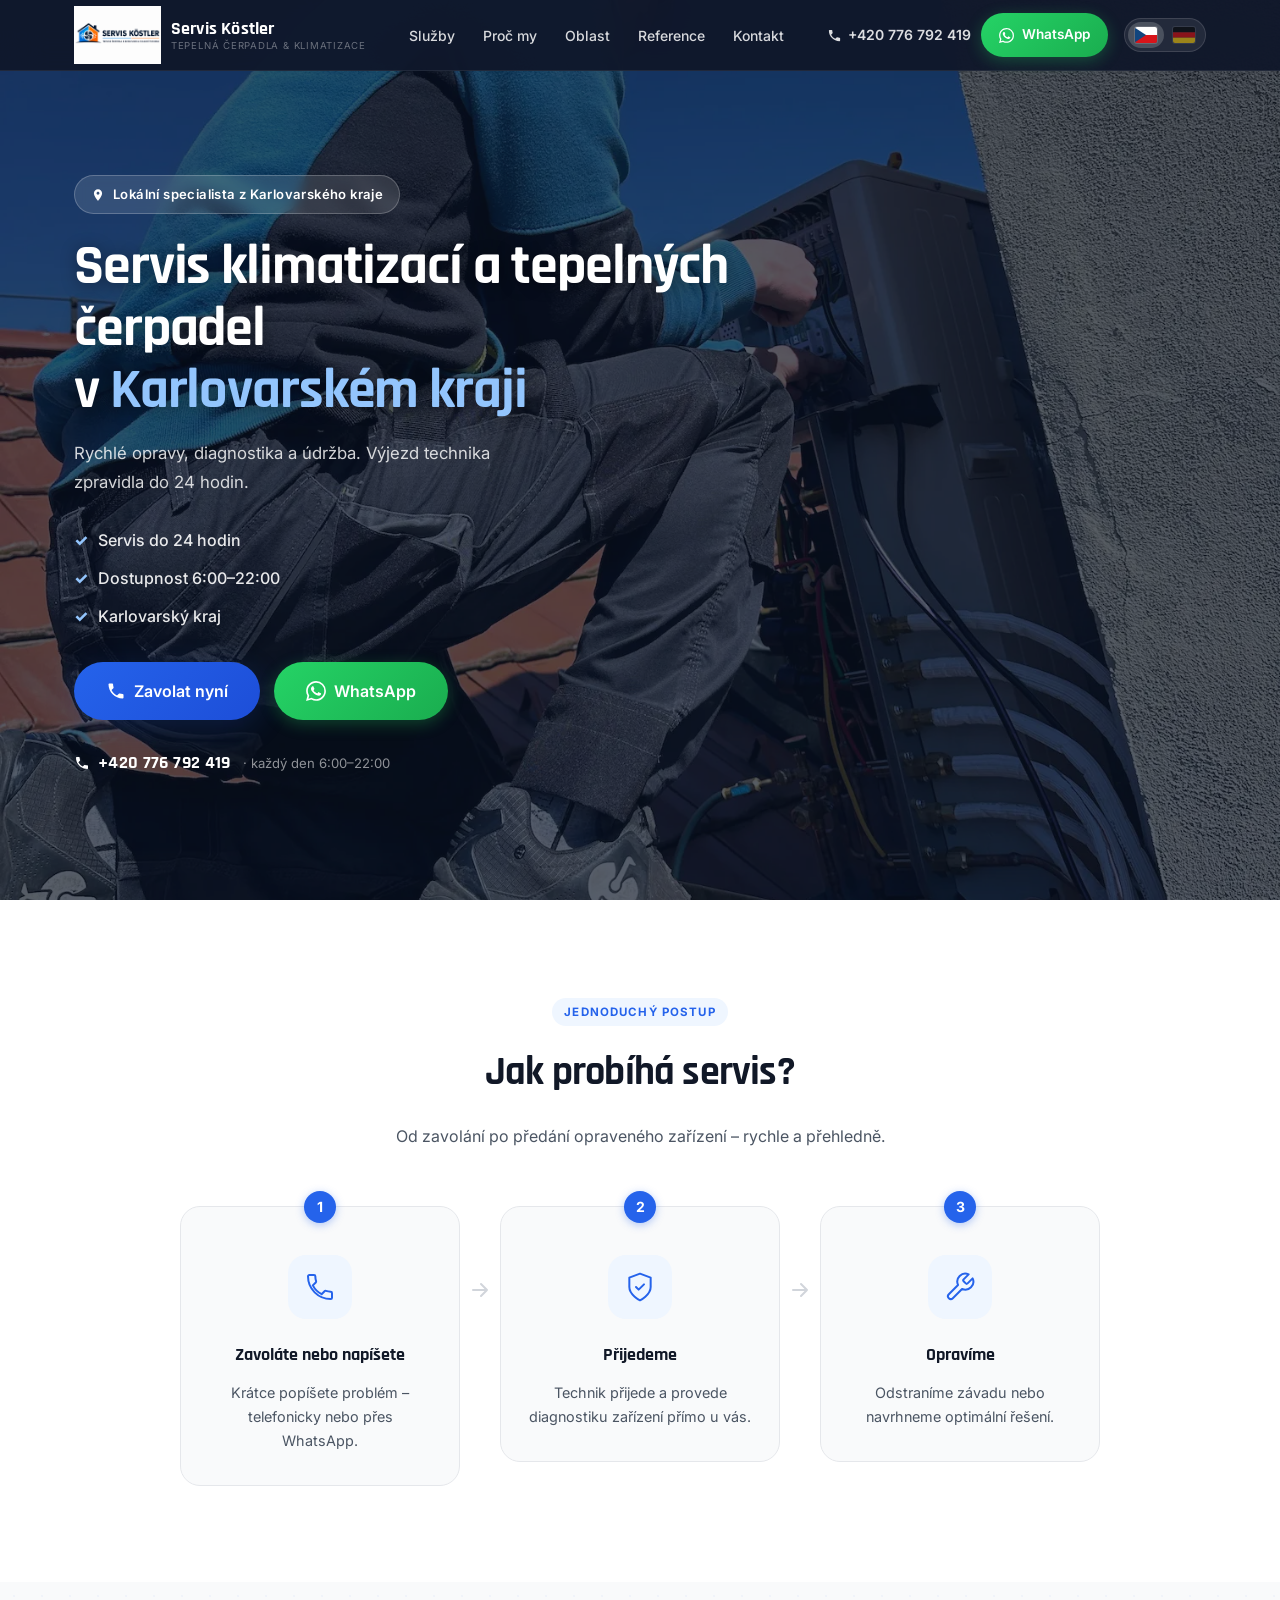
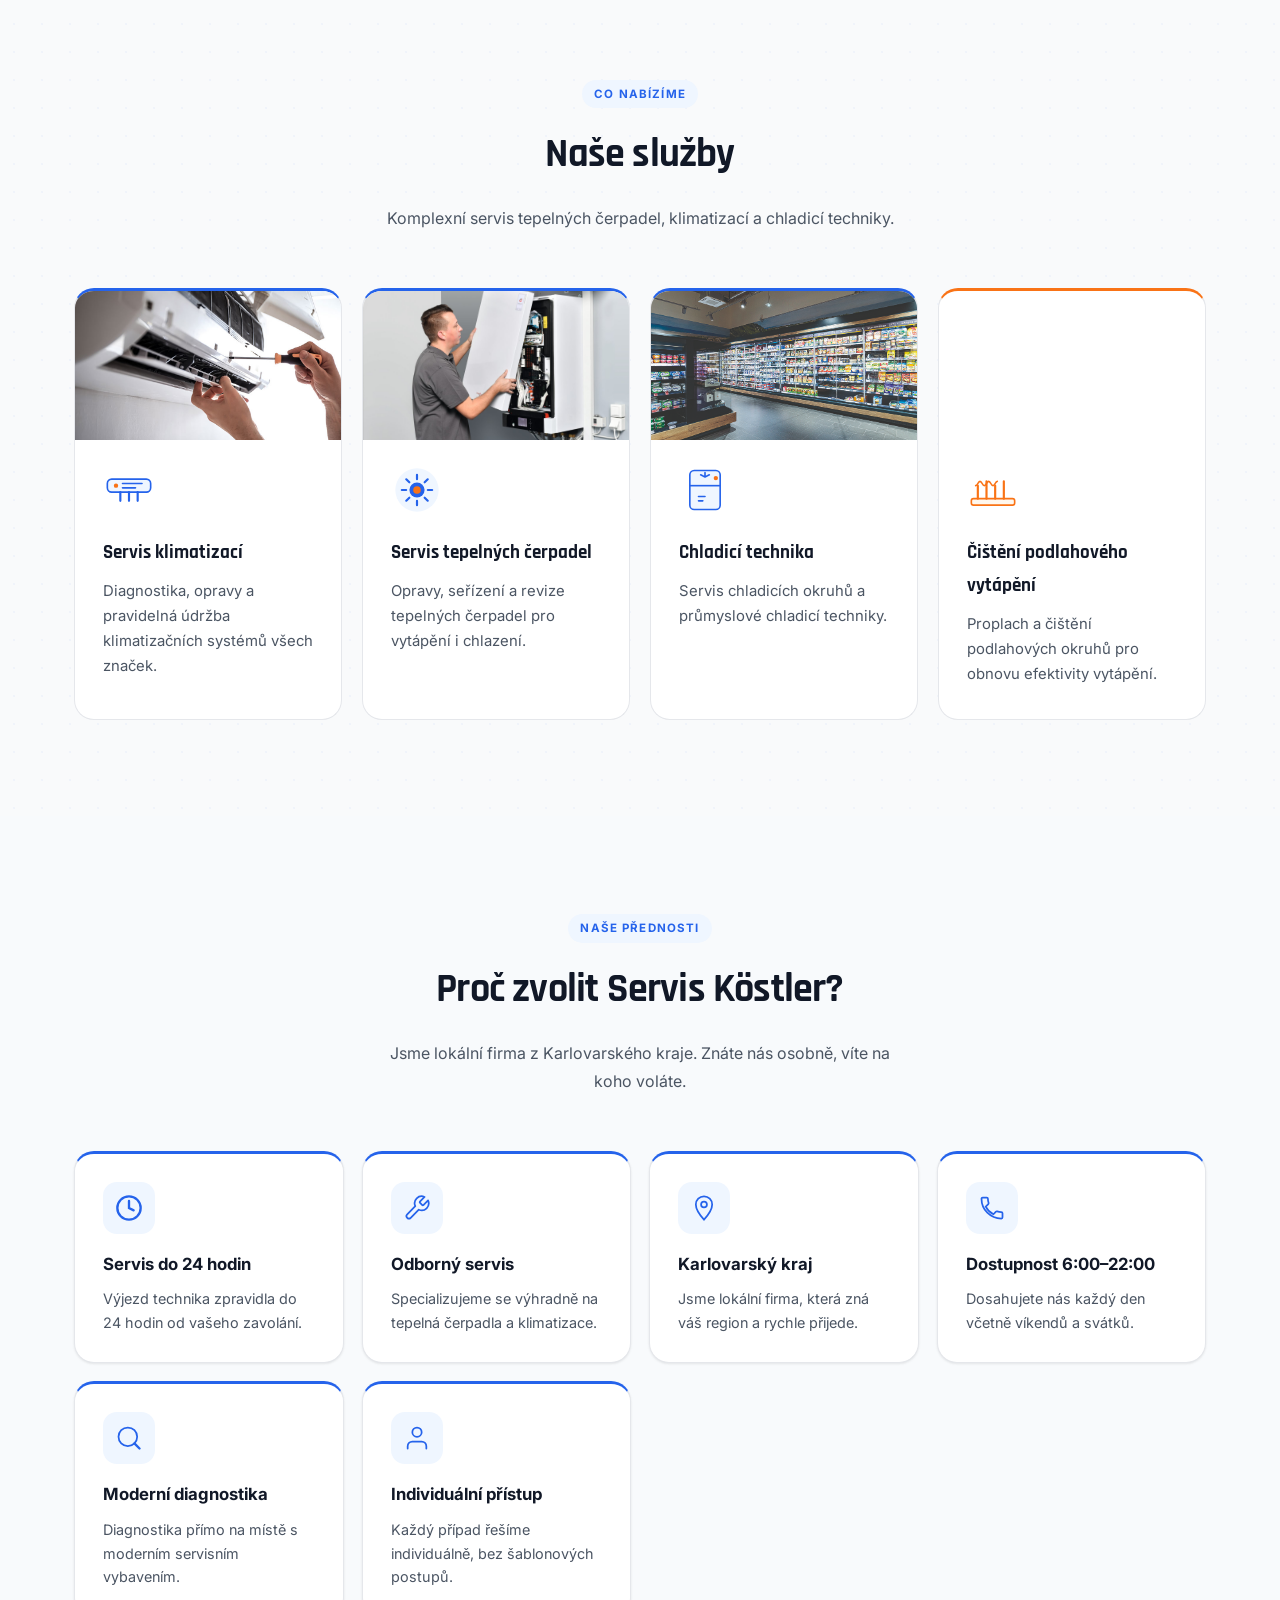
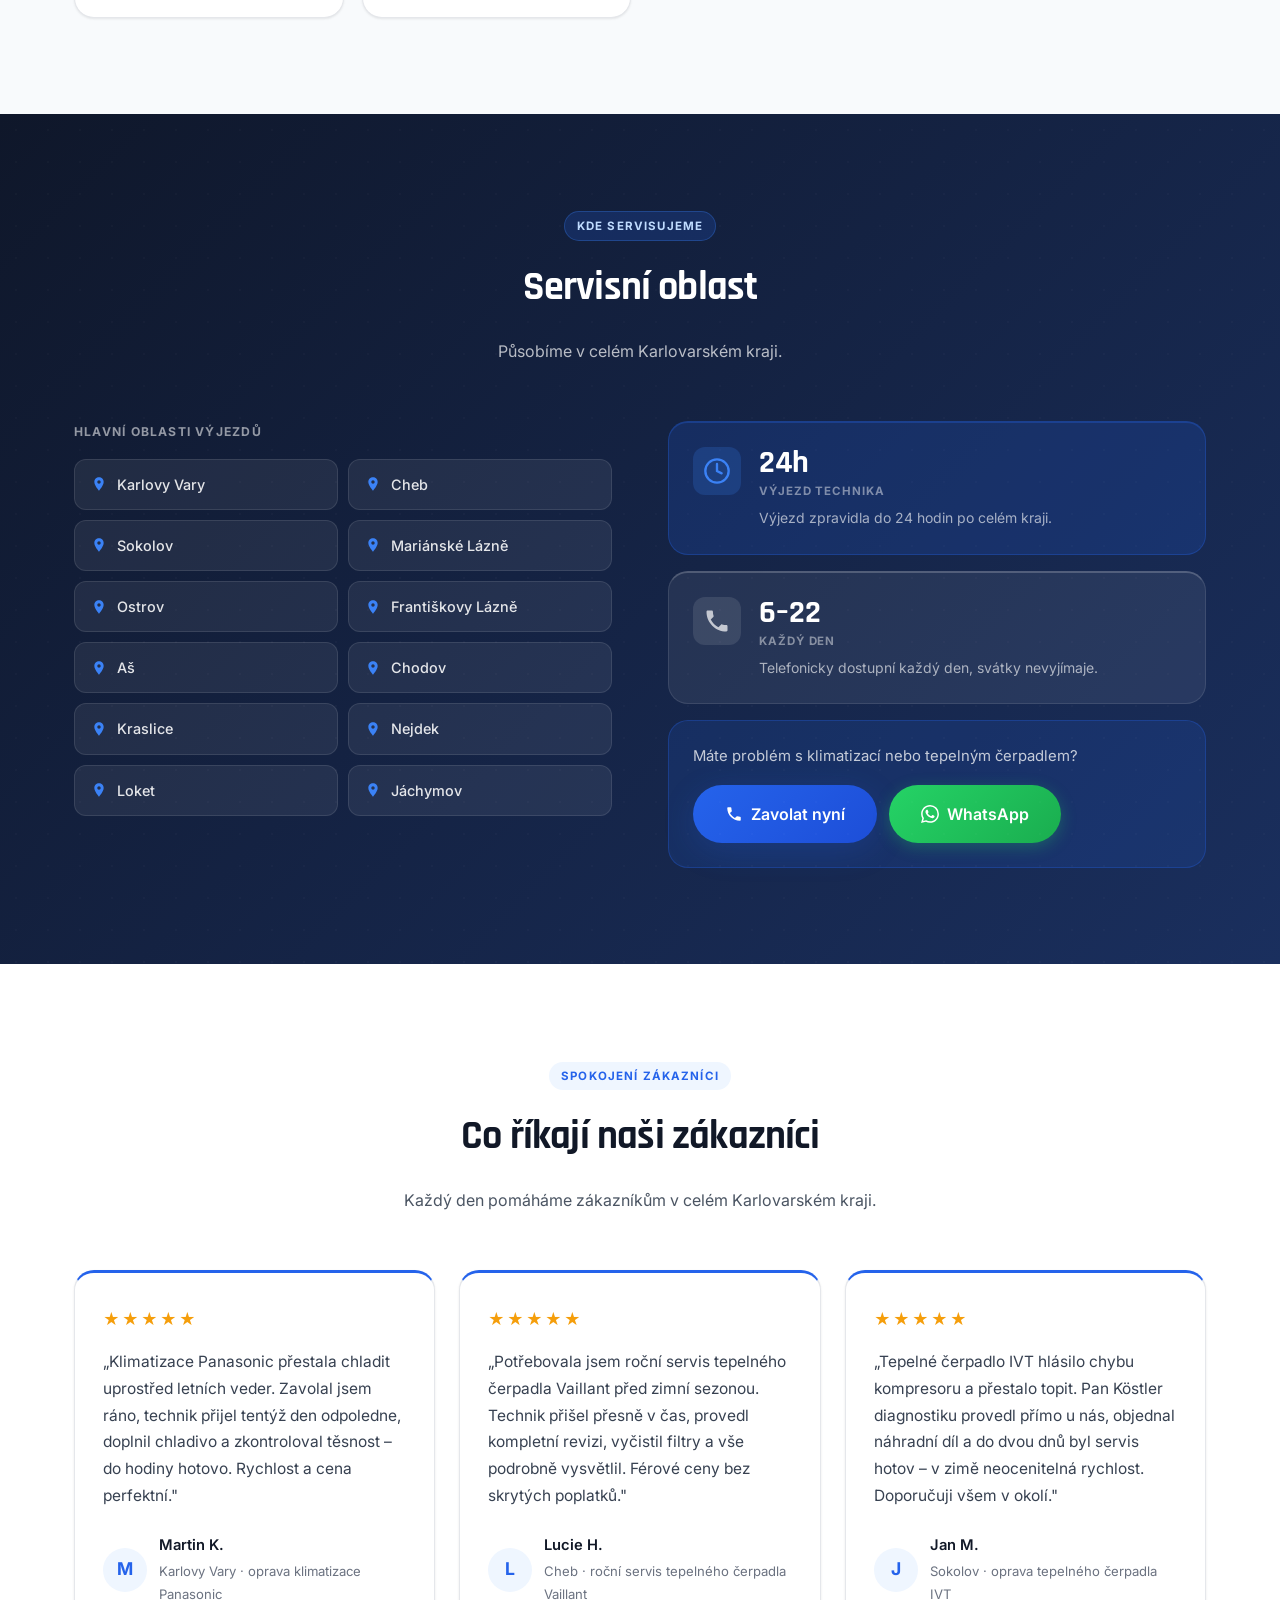
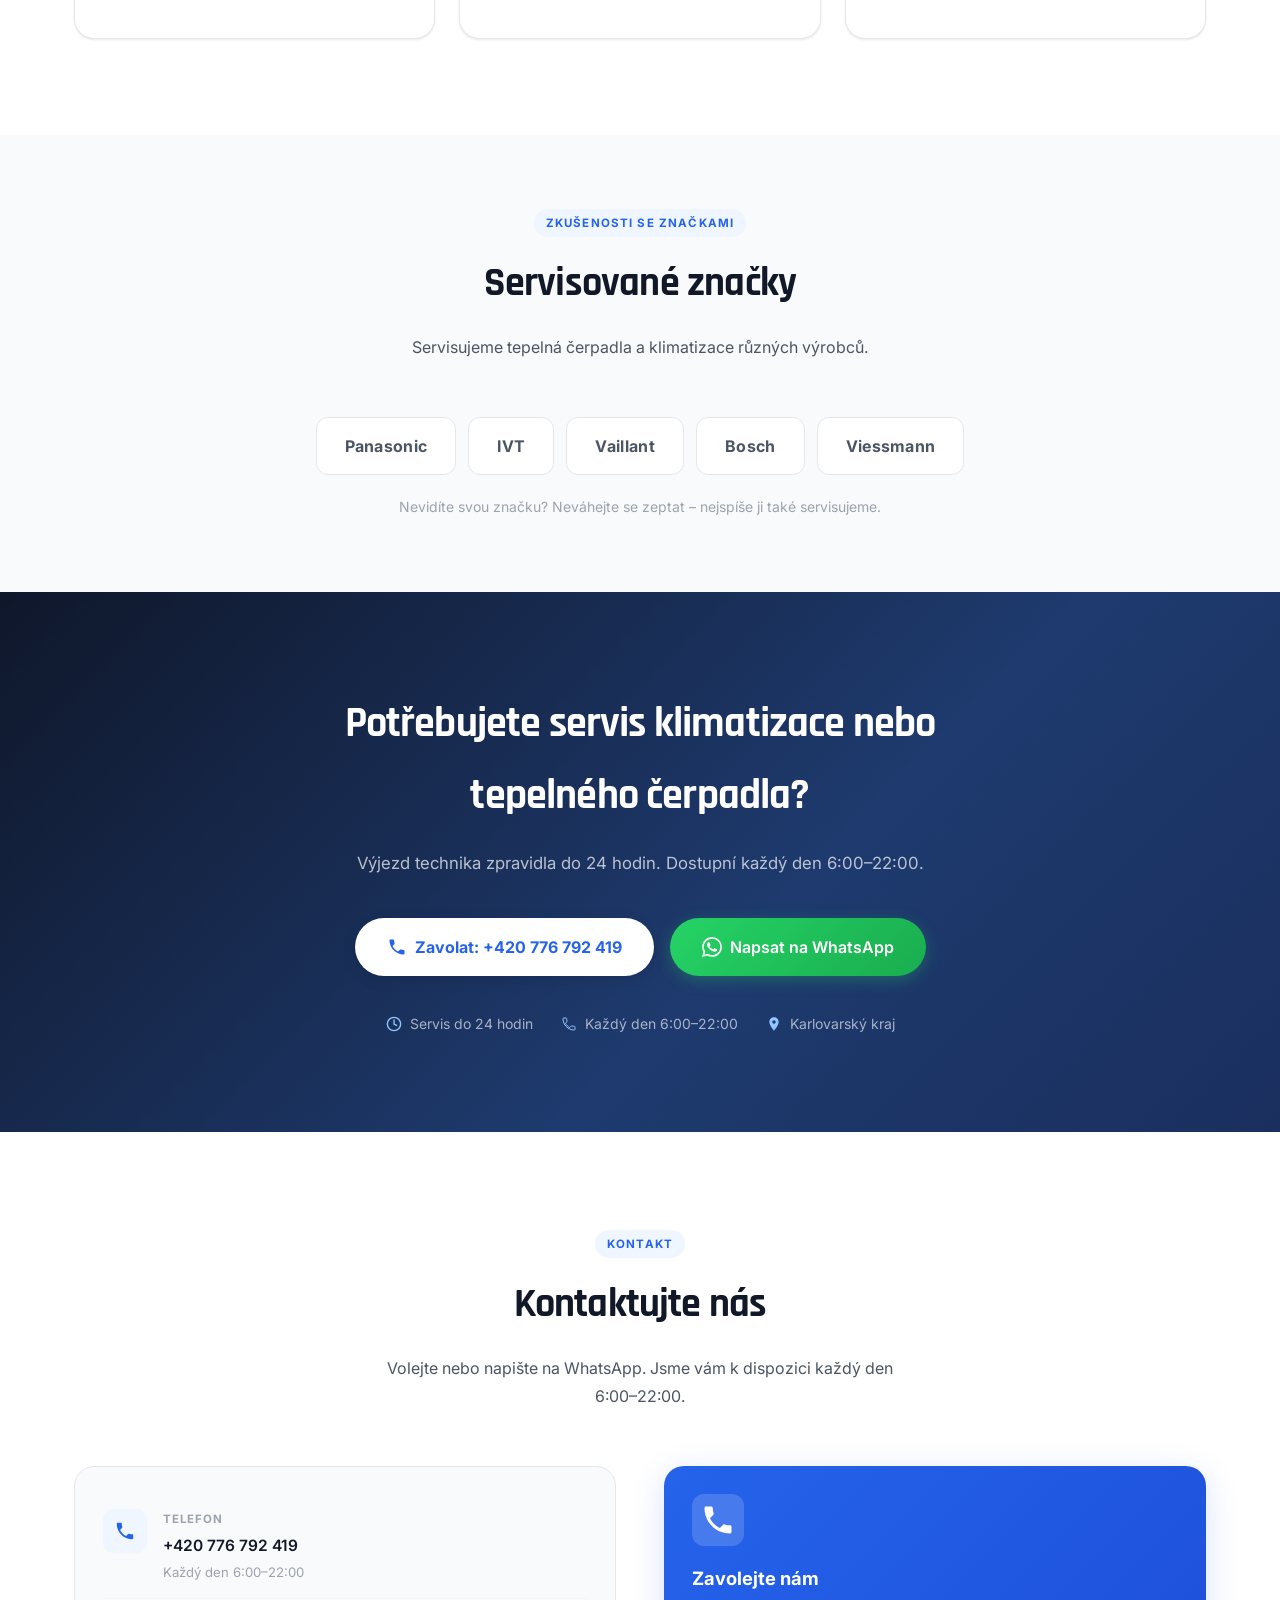
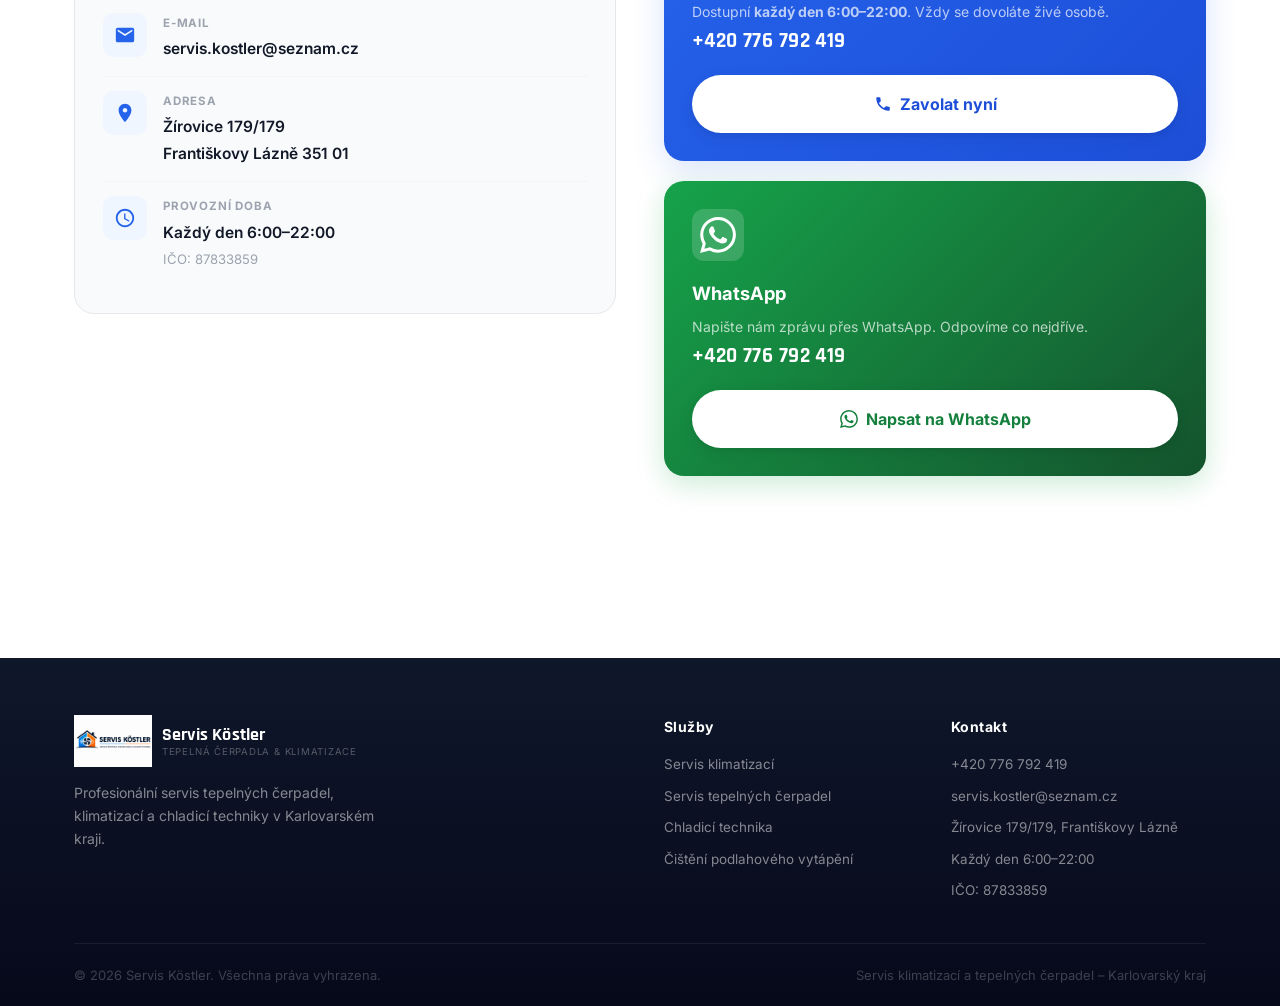
<file: index.html>
<!DOCTYPE html>
<html lang="cs">
<head>
  <meta charset="UTF-8">
  <meta name="viewport" content="width=device-width, initial-scale=1.0">
  <meta http-equiv="X-UA-Compatible" content="IE=edge">

  <title>Servis Köstler – Servis klimatizací Karlovy Vary | Tepelná čerpadla Karlovarský kraj</title>
  <meta name="description" content="Servis klimatizací a tepelných čerpadel v Karlovarském kraji. Karlovy Vary, Cheb, Sokolov. Výjezd do 24 hodin. Každý den 6:00–22:00. +420 776 792 419">
  <meta name="keywords" content="servis klimatizací Karlovy Vary, oprava klimatizace Karlovy Vary, servis tepelných čerpadel Karlovarský kraj, servis klimatizace Cheb, servis klimatizace Sokolov, čištění podlahového vytápění, proplach podlahového vytápění">
  <meta name="author" content="Servis Köstler">
  <meta name="robots" content="index, follow">
  <link rel="canonical" href="https://www.serviskostler.cz/">
  <link rel="alternate" hreflang="cs" href="https://www.serviskostler.cz/">
  <link rel="alternate" hreflang="de" href="https://www.serviskostler.cz/">
  <link rel="alternate" hreflang="x-default" href="https://www.serviskostler.cz/">

  <meta property="og:type" content="website">
  <meta property="og:url" content="https://www.serviskostler.cz/">
  <meta property="og:title" content="Servis Köstler – Klimatizace a tepelná čerpadla Karlovarský kraj">
  <meta property="og:description" content="Servis klimatizací a tepelných čerpadel. Výjezd do 24 hodin. Karlovarský kraj. +420 776 792 419">
  <meta property="og:image" content="https://www.serviskostler.cz/images/og-image.jpg">
  <meta property="og:locale" content="cs_CZ">
  <meta property="og:site_name" content="Servis Köstler">

  <meta name="twitter:card" content="summary_large_image">
  <meta name="twitter:title" content="Servis Köstler – Klimatizace Karlovy Vary">
  <meta name="twitter:description" content="Servis klimatizací a tepelných čerpadel v Karlovarském kraji. Výjezd do 24 hodin.">
  <meta name="twitter:image" content="https://www.serviskostler.cz/images/og-image.jpg">

  <script type="application/ld+json">
  {
    "@context": "https://schema.org",
    "@type": "LocalBusiness",
    "name": "Servis Köstler",
    "description": "Servis klimatizací, tepelných čerpadel a chladicí techniky v Karlovarském kraji. Výjezd do 24 hodin.",
    "url": "https://www.serviskostler.cz",
    "telephone": "+420776792419",
    "email": "servis.kostler@seznam.cz",
    "address": {
      "@type": "PostalAddress",
      "streetAddress": "Žírovice 179/179",
      "addressLocality": "Františkovy Lázně",
      "postalCode": "351 01",
      "addressCountry": "CZ"
    },
    "openingHoursSpecification": [{
      "@type": "OpeningHoursSpecification",
      "dayOfWeek": ["Monday","Tuesday","Wednesday","Thursday","Friday","Saturday","Sunday"],
      "opens": "06:00",
      "closes": "22:00"
    }],
    "areaServed": { "@type": "State", "name": "Karlovarský kraj" },
    "serviceType": ["Servis klimatizací","Servis tepelných čerpadel","Servis chladicí techniky","Čištění podlahového vytápění"],
    "priceRange": "$$",
    "identifier": { "@type": "PropertyValue", "name": "IČO", "value": "87833859" }
  }
  </script>

  <link rel="preload" as="image" href="images/loading-bg.webp" fetchpriority="high">

  <link rel="preconnect" href="https://fonts.googleapis.com">
  <link rel="preconnect" href="https://fonts.gstatic.com" crossorigin>
  <link href="https://fonts.googleapis.com/css2?family=Inter:wght@400;500;600;700;800&family=Rajdhani:wght@600;700&display=swap" rel="stylesheet">
  <link rel="stylesheet" href="css/style.css">
</head>
<body>

  <!-- Loading Screen -->
  <div id="loadingScreen" aria-hidden="true">
    <div class="ls-inner">
      <img src="images/logo.png" class="ls-logo" alt="Servis Köstler" loading="eager">
      <div class="ls-name">Servis Köstler</div>
      <div class="ls-bar"><div class="ls-progress"></div></div>
    </div>
  </div>

  <!-- ═══════════════════════════════════════════════
       HEADER
  ═══════════════════════════════════════════════ -->
  <header class="site-header" id="siteHeader">
    <div class="container header-inner">

      <a href="#uvod" class="logo" data-i18n-aria="logo.aria" aria-label="Servis Köstler – domovská stránka">
        <img src="images/logo.png" class="logo-img" alt="Servis Köstler">
        <div class="logo-text">
          <span class="logo-name">Servis Köstler</span>
          <span class="logo-tagline" data-i18n="logo.tagline">Tepelná čerpadla &amp; klimatizace</span>
        </div>
      </a>

      <nav class="main-nav" data-i18n-aria="nav.aria" aria-label="Hlavní navigace">
        <ul>
          <li><a href="#sluzby" data-i18n="nav.services">Služby</a></li>
          <li><a href="#proc-my" data-i18n="nav.why">Proč my</a></li>
          <li><a href="#servisni-oblast" data-i18n="nav.area">Oblast</a></li>
          <li><a href="#reference" data-i18n="nav.testimonials">Reference</a></li>
          <li><a href="#kontakt" data-i18n="nav.contact">Kontakt</a></li>
        </ul>
      </nav>

      <div class="header-cta">
        <a href="tel:+420776792419" class="header-phone" aria-label="Zavolat nyní">
          <svg width="15" height="15" viewBox="0 0 24 24" fill="none" aria-hidden="true"><path d="M6.62 10.79c1.44 2.83 3.76 5.14 6.59 6.59l2.2-2.2c.27-.27.67-.36 1.02-.24 1.12.37 2.33.57 3.57.57.55 0 1 .45 1 1V20c0 .55-.45 1-1 1-9.39 0-17-7.61-17-17 0-.55.45-1 1-1h3.5c.55 0 1 .45 1 1 0 1.25.2 2.45.57 3.57.11.35.03.74-.25 1.02l-2.2 2.2z" fill="currentColor"/></svg>
          +420 776 792 419
        </a>
        <a href="https://wa.me/420776792419" target="_blank" rel="noopener noreferrer" class="btn btn-whatsapp btn-sm">
          <svg width="15" height="15" viewBox="0 0 24 24" fill="none" aria-hidden="true"><path d="M17.472 14.382c-.297-.149-1.758-.867-2.03-.967-.273-.099-.471-.148-.67.15-.197.297-.767.966-.94 1.164-.173.199-.347.223-.644.075-.297-.15-1.255-.463-2.39-1.475-.883-.788-1.48-1.761-1.653-2.059-.173-.297-.018-.458.13-.606.134-.133.298-.347.446-.52.149-.174.198-.298.298-.497.099-.198.05-.371-.025-.52-.075-.149-.669-1.612-.916-2.207-.242-.579-.487-.5-.669-.51-.173-.008-.371-.01-.57-.01-.198 0-.52.074-.792.372-.272.297-1.04 1.016-1.04 2.479 0 1.462 1.065 2.875 1.213 3.074.149.198 2.096 3.2 5.077 4.487.709.306 1.262.489 1.694.625.712.227 1.36.195 1.871.118.571-.085 1.758-.719 2.006-1.413.248-.694.248-1.289.173-1.413-.074-.124-.272-.198-.57-.347m-5.421 7.403h-.004a9.87 9.87 0 01-5.031-1.378l-.361-.214-3.741.982.998-3.648-.235-.374a9.86 9.86 0 01-1.51-5.26c.001-5.45 4.436-9.884 9.888-9.884 2.64 0 5.122 1.03 6.988 2.898a9.825 9.825 0 012.893 6.994c-.003 5.45-4.437 9.884-9.885 9.884m8.413-18.297A11.815 11.815 0 0012.05 0C5.495 0 .16 5.335.157 11.892c0 2.096.547 4.142 1.588 5.945L.057 24l6.305-1.654a11.882 11.882 0 005.683 1.448h.005c6.554 0 11.89-5.335 11.893-11.893a11.821 11.821 0 00-3.48-8.413Z" fill="currentColor"/></svg>
          WhatsApp
        </a>
      </div>

      <!-- Přepínač jazyka / Sprachschalter -->
      <div class="lang-switcher" id="langSwitcher" role="group" aria-label="Jazyk / Sprache">
        <button class="lang-btn" data-lang="cs" aria-label="Čeština">
          <img src="images/flags/cz.svg" class="lang-flag" alt="Čeština" width="22" height="16">
        </button>
        <button class="lang-btn" data-lang="de" aria-label="Deutsch">
          <img src="images/flags/de.svg" class="lang-flag" alt="Deutsch" width="22" height="16">
        </button>
      </div>

      <button class="burger" id="burger" data-i18n-aria="burger.aria" aria-label="Otevřít menu" aria-expanded="false" aria-controls="mobileMenu">
        <span></span><span></span><span></span>
      </button>
    </div>

    <div class="mobile-menu" id="mobileMenu" aria-hidden="true">
      <nav data-i18n-aria="mobile.nav.aria" aria-label="Mobilní navigace">
        <ul>
          <li><a href="#sluzby" class="mobile-nav-link" data-i18n="nav.services">Služby</a></li>
          <li><a href="#proc-my" class="mobile-nav-link" data-i18n="nav.why">Proč my</a></li>
          <li><a href="#servisni-oblast" class="mobile-nav-link" data-i18n="mobile.nav.area">Servisní oblast</a></li>
          <li><a href="#reference" class="mobile-nav-link" data-i18n="nav.testimonials">Reference</a></li>
          <li><a href="#kontakt" class="mobile-nav-link" data-i18n="nav.contact">Kontakt</a></li>
        </ul>
      </nav>
      <div class="mobile-menu-cta">
        <a href="tel:+420776792419" class="btn btn-primary btn-block">
          <svg width="18" height="18" viewBox="0 0 24 24" fill="none" aria-hidden="true"><path d="M6.62 10.79c1.44 2.83 3.76 5.14 6.59 6.59l2.2-2.2c.27-.27.67-.36 1.02-.24 1.12.37 2.33.57 3.57.57.55 0 1 .45 1 1V20c0 .55-.45 1-1 1-9.39 0-17-7.61-17-17 0-.55.45-1 1-1h3.5c.55 0 1 .45 1 1 0 1.25.2 2.45.57 3.57.11.35.03.74-.25 1.02l-2.2 2.2z" fill="currentColor"/></svg>
          <span data-i18n="mobile.cta.call">Zavolat nyní</span>
        </a>
        <a href="https://wa.me/420776792419" target="_blank" rel="noopener noreferrer" class="btn btn-whatsapp btn-block">
          <svg width="18" height="18" viewBox="0 0 24 24" fill="none" aria-hidden="true"><path d="M17.472 14.382c-.297-.149-1.758-.867-2.03-.967-.273-.099-.471-.148-.67.15-.197.297-.767.966-.94 1.164-.173.199-.347.223-.644.075-.297-.15-1.255-.463-2.39-1.475-.883-.788-1.48-1.761-1.653-2.059-.173-.297-.018-.458.13-.606.134-.133.298-.347.446-.52.149-.174.198-.298.298-.497.099-.198.05-.371-.025-.52-.075-.149-.669-1.612-.916-2.207-.242-.579-.487-.5-.669-.51-.173-.008-.371-.01-.57-.01-.198 0-.52.074-.792.372-.272.297-1.04 1.016-1.04 2.479 0 1.462 1.065 2.875 1.213 3.074.149.198 2.096 3.2 5.077 4.487.709.306 1.262.489 1.694.625.712.227 1.36.195 1.871.118.571-.085 1.758-.719 2.006-1.413.248-.694.248-1.289.173-1.413-.074-.124-.272-.198-.57-.347m-5.421 7.403h-.004a9.87 9.87 0 01-5.031-1.378l-.361-.214-3.741.982.998-3.648-.235-.374a9.86 9.86 0 01-1.51-5.26c.001-5.45 4.436-9.884 9.888-9.884 2.64 0 5.122 1.03 6.988 2.898a9.825 9.825 0 012.893 6.994c-.003 5.45-4.437 9.884-9.885 9.884m8.413-18.297A11.815 11.815 0 0012.05 0C5.495 0 .16 5.335.157 11.892c0 2.096.547 4.142 1.588 5.945L.057 24l6.305-1.654a11.882 11.882 0 005.683 1.448h.005c6.554 0 11.89-5.335 11.893-11.893a11.821 11.821 0 00-3.48-8.413Z" fill="currentColor"/></svg>
          <span data-i18n="mobile.cta.wa">Napsat na WhatsApp</span>
        </a>
      </div>
    </div>
  </header>

  <main>

    <!-- OZNAMOVACÍ BANNER -->
    <div id="noticeBanner" class="notice-banner" hidden>
      <div class="container">
        <div class="notice-banner-inner">
          <svg width="16" height="16" viewBox="0 0 24 24" fill="none" aria-hidden="true"><path d="M12 22c1.1 0 2-.9 2-2h-4c0 1.1.9 2 2 2zm6-6V11c0-3.07-1.64-5.64-4.5-6.32V4c0-.83-.67-1.5-1.5-1.5s-1.5.67-1.5 1.5v.68C7.63 5.36 6 7.92 6 11v5l-2 2v1h16v-1l-2-2z" fill="currentColor"/></svg>
          <span class="notice-banner-text"></span>
        </div>
      </div>
    </div>

    <!-- ═══════════════════════════════════════════════
         HERO
    ═══════════════════════════════════════════════ -->
    <section class="hero" id="uvod" aria-label="Úvod">
      <div class="container">
        <div class="hero-inner">
          <div class="hero-text">
            <div class="hero-badge">
              <svg width="14" height="14" viewBox="0 0 24 24" fill="none" aria-hidden="true"><path d="M12 2C8.13 2 5 5.13 5 9c0 5.25 7 13 7 13s7-7.75 7-13c0-3.87-3.13-7-7-7zm0 9.5c-1.38 0-2.5-1.12-2.5-2.5s1.12-2.5 2.5-2.5 2.5 1.12 2.5 2.5-1.12 2.5-2.5 2.5z" fill="currentColor"/></svg>
              <span data-i18n="hero.badge">Lokální specialista z Karlovarského kraje</span>
            </div>
            <h1 class="hero-title" data-i18n-html="hero.title">
              Servis klimatizací a tepelných čerpadel<br>
              v <span class="highlight">Karlovarském kraji</span>
            </h1>
            <p class="hero-subtitle" data-i18n="hero.subtitle">
              Rychlé opravy, diagnostika a údržba. Výjezd technika zpravidla do 24 hodin.
            </p>
            <ul class="hero-benefits" aria-label="Klíčové výhody">
              <li data-i18n="hero.benefit1">Servis do 24 hodin</li>
              <li data-i18n="hero.benefit2">Dostupnost 6:00–22:00</li>
              <li data-i18n="hero.benefit3">Karlovarský kraj</li>
            </ul>
            <div class="hero-cta">
              <a href="tel:+420776792419" class="btn btn-primary btn-lg">
                <svg width="20" height="20" viewBox="0 0 24 24" fill="none" aria-hidden="true"><path d="M6.62 10.79c1.44 2.83 3.76 5.14 6.59 6.59l2.2-2.2c.27-.27.67-.36 1.02-.24 1.12.37 2.33.57 3.57.57.55 0 1 .45 1 1V20c0 .55-.45 1-1 1-9.39 0-17-7.61-17-17 0-.55.45-1 1-1h3.5c.55 0 1 .45 1 1 0 1.25.2 2.45.57 3.57.11.35.03.74-.25 1.02l-2.2 2.2z" fill="currentColor"/></svg>
                <span data-i18n="hero.btn.call">Zavolat nyní</span>
              </a>
              <a href="https://wa.me/420776792419" target="_blank" rel="noopener noreferrer" class="btn btn-whatsapp btn-lg">
                <svg width="20" height="20" viewBox="0 0 24 24" fill="none" aria-hidden="true"><path d="M17.472 14.382c-.297-.149-1.758-.867-2.03-.967-.273-.099-.471-.148-.67.15-.197.297-.767.966-.94 1.164-.173.199-.347.223-.644.075-.297-.15-1.255-.463-2.39-1.475-.883-.788-1.48-1.761-1.653-2.059-.173-.297-.018-.458.13-.606.134-.133.298-.347.446-.52.149-.174.198-.298.298-.497.099-.198.05-.371-.025-.52-.075-.149-.669-1.612-.916-2.207-.242-.579-.487-.5-.669-.51-.173-.008-.371-.01-.57-.01-.198 0-.52.074-.792.372-.272.297-1.04 1.016-1.04 2.479 0 1.462 1.065 2.875 1.213 3.074.149.198 2.096 3.2 5.077 4.487.709.306 1.262.489 1.694.625.712.227 1.36.195 1.871.118.571-.085 1.758-.719 2.006-1.413.248-.694.248-1.289.173-1.413-.074-.124-.272-.198-.57-.347m-5.421 7.403h-.004a9.87 9.87 0 01-5.031-1.378l-.361-.214-3.741.982.998-3.648-.235-.374a9.86 9.86 0 01-1.51-5.26c.001-5.45 4.436-9.884 9.888-9.884 2.64 0 5.122 1.03 6.988 2.898a9.825 9.825 0 012.893 6.994c-.003 5.45-4.437 9.884-9.885 9.884m8.413-18.297A11.815 11.815 0 0012.05 0C5.495 0 .16 5.335.157 11.892c0 2.096.547 4.142 1.588 5.945L.057 24l6.305-1.654a11.882 11.882 0 005.683 1.448h.005c6.554 0 11.89-5.335 11.893-11.893a11.821 11.821 0 00-3.48-8.413Z" fill="currentColor"/></svg>
                <span data-i18n="hero.btn.wa">WhatsApp</span>
              </a>
            </div>
            <div class="hero-contact-line">
              <a href="tel:+420776792419" class="hero-phone-big">
                <svg width="16" height="16" viewBox="0 0 24 24" fill="none" aria-hidden="true"><path d="M6.62 10.79c1.44 2.83 3.76 5.14 6.59 6.59l2.2-2.2c.27-.27.67-.36 1.02-.24 1.12.37 2.33.57 3.57.57.55 0 1 .45 1 1V20c0 .55-.45 1-1 1-9.39 0-17-7.61-17-17 0-.55.45-1 1-1h3.5c.55 0 1 .45 1 1 0 1.25.2 2.45.57 3.57.11.35.03.74-.25 1.02l-2.2 2.2z" fill="currentColor"/></svg>
                +420 776 792 419
              </a>
              <span class="hero-availability" data-i18n="hero.avail">· každý den 6:00–22:00</span>
            </div>
          </div>
          <div class="hero-visual" aria-hidden="true">
            <img src="images/hero.jpg" alt="Servis klimatizace a tepelného čerpadla" class="hero-img" width="600" height="450" loading="eager" fetchpriority="high" onerror="this.style.display='none';this.nextElementSibling.style.display='flex'">
            <div class="hero-img-placeholder" style="display:none">
              <svg width="80" height="80" viewBox="0 0 24 24" fill="none"><path d="M12 2v20M2 12h20" stroke="#93C5FD" stroke-width="1.5" stroke-linecap="round"/><circle cx="12" cy="12" r="3" fill="#BFDBFE"/></svg>
            </div>
          </div>
        </div>
      </div>
    </section>

    <!-- ═══════════════════════════════════════════════
         JAK PROBÍHÁ SERVIS
    ═══════════════════════════════════════════════ -->
    <section class="how-it-works" id="jak-to-funguje">
      <div class="container">
        <div class="section-header">
          <div class="section-label" data-i18n="hiw.label">Jednoduchý postup</div>
          <h2 data-i18n="hiw.title">Jak probíhá servis?</h2>
          <p data-i18n="hiw.subtitle">Od zavolání po předání opraveného zařízení – rychle a přehledně.</p>
        </div>
        <div class="hiw-grid">
          <div class="hiw-step">
            <div class="hiw-num">1</div>
            <div class="hiw-icon" aria-hidden="true">
              <svg width="32" height="32" viewBox="0 0 24 24" fill="none"><path d="M6.62 10.79c1.44 2.83 3.76 5.14 6.59 6.59l2.2-2.2c.27-.27.67-.36 1.02-.24 1.12.37 2.33.57 3.57.57.55 0 1 .45 1 1V20c0 .55-.45 1-1 1-9.39 0-17-7.61-17-17 0-.55.45-1 1-1h3.5c.55 0 1 .45 1 1 0 1.25.2 2.45.57 3.57.11.35.03.74-.25 1.02l-2.2 2.2z" stroke="currentColor" stroke-width="1.5" fill="none"/></svg>
            </div>
            <h3 data-i18n="hiw.s1.title">Zavoláte nebo napíšete</h3>
            <p data-i18n="hiw.s1.text">Krátce popíšete problém – telefonicky nebo přes WhatsApp.</p>
          </div>
          <div class="hiw-arrow" aria-hidden="true">
            <svg width="24" height="24" viewBox="0 0 24 24" fill="none"><path d="M5 12h14M13 6l6 6-6 6" stroke="currentColor" stroke-width="2" stroke-linecap="round" stroke-linejoin="round"/></svg>
          </div>
          <div class="hiw-step">
            <div class="hiw-num">2</div>
            <div class="hiw-icon" aria-hidden="true">
              <svg width="32" height="32" viewBox="0 0 24 24" fill="none"><path d="M12 22s8-4 8-10V5l-8-3-8 3v7c0 6 8 10 8 10z" stroke="currentColor" stroke-width="1.5" stroke-linejoin="round" fill="none"/><path d="M9 12l2 2 4-4" stroke="currentColor" stroke-width="1.5" stroke-linecap="round" stroke-linejoin="round"/></svg>
            </div>
            <h3 data-i18n="hiw.s2.title">Přijedeme</h3>
            <p data-i18n="hiw.s2.text">Technik přijede a provede diagnostiku zařízení přímo u vás.</p>
          </div>
          <div class="hiw-arrow" aria-hidden="true">
            <svg width="24" height="24" viewBox="0 0 24 24" fill="none"><path d="M5 12h14M13 6l6 6-6 6" stroke="currentColor" stroke-width="2" stroke-linecap="round" stroke-linejoin="round"/></svg>
          </div>
          <div class="hiw-step">
            <div class="hiw-num">3</div>
            <div class="hiw-icon" aria-hidden="true">
              <svg width="32" height="32" viewBox="0 0 24 24" fill="none"><path d="M14.7 6.3a1 1 0 000 1.4l1.6 1.6a1 1 0 001.4 0l3.77-3.77a6 6 0 01-7.94 7.94l-6.91 6.91a2.12 2.12 0 01-3-3l6.91-6.91a6 6 0 017.94-7.94l-3.76 3.76z" stroke="currentColor" stroke-width="1.5" stroke-linecap="round" stroke-linejoin="round" fill="none"/></svg>
            </div>
            <h3 data-i18n="hiw.s3.title">Opravíme</h3>
            <p data-i18n="hiw.s3.text">Odstraníme závadu nebo navrhneme optimální řešení.</p>
          </div>
        </div>
      </div>
    </section>

    <!-- ═══════════════════════════════════════════════
         NAŠE SLUŽBY
    ═══════════════════════════════════════════════ -->
    <section class="services" id="sluzby" aria-labelledby="sluzby-heading">
      <div class="container">
        <div class="section-header">
          <div class="section-label" data-i18n="svc.label">Co nabízíme</div>
          <h2 id="sluzby-heading" data-i18n="svc.title">Naše služby</h2>
          <p data-i18n="svc.subtitle">Komplexní servis tepelných čerpadel, klimatizací a chladicí techniky.</p>
        </div>
        <div class="services-grid">

          <article class="service-card" aria-labelledby="klima-heading">
            <div class="service-card-img-wrap">
              <img src="images/service-klimatizace.jpg" data-i18n-alt="s1.alt" alt="Servis klimatizace – diagnostika a oprava" class="service-card-img" loading="lazy" decoding="async" onerror="this.style.display='none';this.nextElementSibling.style.display='flex'">
              <div class="service-card-img-ph" aria-hidden="true">
                <svg width="52" height="52" viewBox="0 0 64 64" fill="none">
                  <rect x="8" y="18" width="48" height="20" rx="5" stroke="currentColor" stroke-width="2" fill="none"/>
                  <circle cx="17" cy="28" r="3.5" fill="currentColor" opacity=".4"/>
                  <path d="M25 25h26M25 29h18M25 33h22" stroke="currentColor" stroke-width="1.5" stroke-linecap="round"/>
                  <path d="M18 38v10M27 38v10M36 38v10M45 38v10" stroke="currentColor" stroke-width="1.5" stroke-linecap="round"/>
                </svg>
              </div>
            </div>
            <div class="service-card-body">
              <div class="service-card-icon" aria-hidden="true">
                <svg width="44" height="44" viewBox="0 0 48 48" fill="none">
                  <rect x="4" y="14" width="40" height="12" rx="4" fill="#EFF6FF"/>
                  <rect x="4" y="14" width="40" height="12" rx="4" stroke="#2563EB" stroke-width="1.5" fill="none"/>
                  <path d="M16 26v8M24 26v8M32 26v8" stroke="#2563EB" stroke-width="2" stroke-linecap="round"/>
                  <circle cx="12" cy="20" r="2" fill="#F97316"/>
                  <path d="M18 18h18M18 22h12" stroke="#2563EB" stroke-width="1.5" stroke-linecap="round"/>
                </svg>
              </div>
              <h3 id="klima-heading" data-i18n="s1.title">Servis klimatizací</h3>
              <p data-i18n="s1.text">Diagnostika, opravy a pravidelná údržba klimatizačních systémů všech značek.</p>
            </div>
          </article>

          <article class="service-card" aria-labelledby="tc-heading">
            <div class="service-card-img-wrap">
              <img src="images/service-tepelne-cerpadlo.jpg" data-i18n-alt="s2.alt" alt="Servis tepelného čerpadla – oprava a seřízení" class="service-card-img" loading="lazy" decoding="async" onerror="this.style.display='none';this.nextElementSibling.style.display='flex'">
              <div class="service-card-img-ph" aria-hidden="true">
                <svg width="52" height="52" viewBox="0 0 64 64" fill="none">
                  <rect x="10" y="10" width="44" height="44" rx="7" stroke="currentColor" stroke-width="2" fill="none"/>
                  <circle cx="32" cy="32" r="13" stroke="currentColor" stroke-width="2" fill="none"/>
                  <circle cx="32" cy="32" r="5" fill="currentColor" opacity=".35"/>
                  <path d="M32 10v8M32 46v8M10 32h8M46 32h8" stroke="currentColor" stroke-width="1.5" stroke-linecap="round"/>
                </svg>
              </div>
            </div>
            <div class="service-card-body">
              <div class="service-card-icon" aria-hidden="true">
                <svg width="44" height="44" viewBox="0 0 48 48" fill="none">
                  <circle cx="24" cy="24" r="20" fill="#EFF6FF"/>
                  <path d="M24 10v4M24 34v4M10 24h4M34 24h4M14.1 14.1l2.83 2.83M31.07 31.07l2.83 2.83M14.1 33.9l2.83-2.83M31.07 16.93l2.83-2.83" stroke="#2563EB" stroke-width="2" stroke-linecap="round"/>
                  <circle cx="24" cy="24" r="7" fill="#2563EB"/>
                  <circle cx="24" cy="24" r="3.5" fill="#F97316"/>
                </svg>
              </div>
              <h3 id="tc-heading" data-i18n="s2.title">Servis tepelných čerpadel</h3>
              <p data-i18n="s2.text">Opravy, seřízení a revize tepelných čerpadel pro vytápění i chlazení.</p>
            </div>
          </article>

          <article class="service-card" aria-labelledby="chlad-heading">
            <div class="service-card-img-wrap">
              <img src="images/service-chlazeni.jpg" data-i18n-alt="s3.alt" alt="Servis chladicí techniky a chladicích okruhů" class="service-card-img" loading="lazy" decoding="async" onerror="this.style.display='none';this.nextElementSibling.style.display='flex'">
              <div class="service-card-img-ph" aria-hidden="true">
                <svg width="52" height="52" viewBox="0 0 64 64" fill="none">
                  <rect x="12" y="8" width="32" height="40" rx="5" stroke="currentColor" stroke-width="2" fill="none"/>
                  <path d="M12 22h32" stroke="currentColor" stroke-width="1.5"/>
                  <circle cx="38" cy="15" r="2.5" fill="currentColor" opacity=".5"/>
                  <path d="M20 33h8M20 39h5" stroke="currentColor" stroke-width="1.5" stroke-linecap="round"/>
                </svg>
              </div>
            </div>
            <div class="service-card-body">
              <div class="service-card-icon" aria-hidden="true">
                <svg width="44" height="44" viewBox="0 0 48 48" fill="none">
                  <rect x="10" y="6" width="28" height="36" rx="4" fill="#EFF6FF" stroke="#2563EB" stroke-width="1.5"/>
                  <path d="M10 20h28" stroke="#2563EB" stroke-width="1.5"/>
                  <circle cx="34" cy="13" r="2" fill="#F97316"/>
                  <path d="M18 30h6M18 34h4" stroke="#2563EB" stroke-width="1.5" stroke-linecap="round"/>
                  <path d="M24 8v4M20 10l4 2 4-2" stroke="#2563EB" stroke-width="1.5" stroke-linecap="round" stroke-linejoin="round"/>
                </svg>
              </div>
              <h3 id="chlad-heading" data-i18n="s3.title">Chladicí technika</h3>
              <p data-i18n="s3.text">Servis chladicích okruhů a průmyslové chladicí techniky.</p>
            </div>
          </article>

          <article class="service-card service-card--highlight" aria-labelledby="pod-heading">
            <div class="service-card-img-wrap">
              <img src="images/service-podlahove-vytapeni.jpg" data-i18n-alt="s4.alt" alt="Čištění a proplach podlahového vytápění" class="service-card-img" loading="lazy" decoding="async" onerror="this.style.display='none';this.nextElementSibling.style.display='flex'">
              <div class="service-card-img-ph" aria-hidden="true">
                <svg width="52" height="52" viewBox="0 0 64 64" fill="none">
                  <rect x="4" y="48" width="56" height="8" rx="3" fill="none" stroke="currentColor" stroke-width="2"/>
                  <path d="M14 48V34M24 48V28M34 48V34M44 48V28" stroke="currentColor" stroke-width="2" stroke-linecap="round"/>
                  <path d="M10 34c3 0 3-6 6-6s3 6 6 6 3-6 6-6 3 6 6 6 3-6 6-6" stroke="currentColor" stroke-width="1.5" stroke-linecap="round"/>
                </svg>
              </div>
            </div>
            <div class="service-card-body">
              <div class="service-card-icon" aria-hidden="true">
                <svg width="44" height="44" viewBox="0 0 48 48" fill="none">
                  <rect x="4" y="32" width="40" height="6" rx="2" fill="#FFF7ED"/>
                  <rect x="4" y="32" width="40" height="6" rx="2" stroke="#F97316" stroke-width="1.5" fill="none"/>
                  <path d="M10 32V20M18 32V16M26 32V20M34 32V16" stroke="#F97316" stroke-width="2" stroke-linecap="round"/>
                  <path d="M8 20c2 0 2-4 4-4s2 4 4 4 2-4 4-4 2 4 4 4 2-4 4-4" stroke="#F97316" stroke-width="1.5" stroke-linecap="round"/>
                </svg>
              </div>
              <h3 id="pod-heading" data-i18n="s4.title">Čištění podlahového vytápění</h3>
              <p data-i18n="s4.text">Proplach a čištění podlahových okruhů pro obnovu efektivity vytápění.</p>
            </div>
          </article>

        </div>
      </div>
    </section>

    <!-- ═══════════════════════════════════════════════
         PROČ ZVOLIT NÁS
    ═══════════════════════════════════════════════ -->
    <section class="why-us" id="proc-my" aria-labelledby="why-heading">
      <div class="container">
        <div class="section-header">
          <div class="section-label" data-i18n="why.label">Naše přednosti</div>
          <h2 id="why-heading" data-i18n="why.title">Proč zvolit Servis Köstler?</h2>
          <p data-i18n="why.subtitle">Jsme lokální firma z Karlovarského kraje. Znáte nás osobně, víte na koho voláte.</p>
        </div>
        <div class="why-grid">
          <div class="why-card">
            <div class="why-icon" aria-hidden="true">
              <svg width="28" height="28" viewBox="0 0 24 24" fill="none"><circle cx="12" cy="12" r="10" stroke="currentColor" stroke-width="2"/><path d="M12 6v6l4 2" stroke="currentColor" stroke-width="2" stroke-linecap="round"/></svg>
            </div>
            <h3 data-i18n="why1.title">Servis do 24 hodin</h3>
            <p data-i18n="why1.text">Výjezd technika zpravidla do 24 hodin od vašeho zavolání.</p>
          </div>
          <div class="why-card">
            <div class="why-icon" aria-hidden="true">
              <svg width="28" height="28" viewBox="0 0 24 24" fill="none"><path d="M14.7 6.3a1 1 0 000 1.4l1.6 1.6a1 1 0 001.4 0l3.77-3.77a6 6 0 01-7.94 7.94l-6.91 6.91a2.12 2.12 0 01-3-3l6.91-6.91a6 6 0 017.94-7.94l-3.76 3.76z" stroke="currentColor" stroke-width="1.5" stroke-linecap="round" stroke-linejoin="round"/></svg>
            </div>
            <h3 data-i18n="why2.title">Odborný servis</h3>
            <p data-i18n="why2.text">Specializujeme se výhradně na tepelná čerpadla a klimatizace.</p>
          </div>
          <div class="why-card">
            <div class="why-icon" aria-hidden="true">
              <svg width="28" height="28" viewBox="0 0 24 24" fill="none"><path d="M12 2C8.13 2 5 5.13 5 9c0 5.25 7 13 7 13s7-7.75 7-13c0-3.87-3.13-7-7-7zm0 9.5c-1.38 0-2.5-1.12-2.5-2.5s1.12-2.5 2.5-2.5 2.5 1.12 2.5 2.5-1.12 2.5-2.5 2.5z" stroke="currentColor" stroke-width="1.5" fill="none"/></svg>
            </div>
            <h3 data-i18n="why3.title">Karlovarský kraj</h3>
            <p data-i18n="why3.text">Jsme lokální firma, která zná váš region a rychle přijede.</p>
          </div>
          <div class="why-card">
            <div class="why-icon" aria-hidden="true">
              <svg width="28" height="28" viewBox="0 0 24 24" fill="none"><path d="M6.62 10.79c1.44 2.83 3.76 5.14 6.59 6.59l2.2-2.2c.27-.27.67-.36 1.02-.24 1.12.37 2.33.57 3.57.57.55 0 1 .45 1 1V20c0 .55-.45 1-1 1-9.39 0-17-7.61-17-17 0-.55.45-1 1-1h3.5c.55 0 1 .45 1 1 0 1.25.2 2.45.57 3.57.11.35.03.74-.25 1.02l-2.2 2.2z" stroke="currentColor" stroke-width="1.5" fill="none"/></svg>
            </div>
            <h3 data-i18n="why4.title">Dostupnost 6:00–22:00</h3>
            <p data-i18n="why4.text">Dosahujete nás každý den včetně víkendů a svátků.</p>
          </div>
          <div class="why-card">
            <div class="why-icon" aria-hidden="true">
              <svg width="28" height="28" viewBox="0 0 24 24" fill="none"><circle cx="11" cy="11" r="8" stroke="currentColor" stroke-width="1.5"/><path d="M21 21l-4.35-4.35" stroke="currentColor" stroke-width="2" stroke-linecap="round"/></svg>
            </div>
            <h3 data-i18n="why5.title">Moderní diagnostika</h3>
            <p data-i18n="why5.text">Diagnostika přímo na místě s moderním servisním vybavením.</p>
          </div>
          <div class="why-card">
            <div class="why-icon" aria-hidden="true">
              <svg width="28" height="28" viewBox="0 0 24 24" fill="none"><path d="M20 21v-2a4 4 0 00-4-4H8a4 4 0 00-4 4v2" stroke="currentColor" stroke-width="1.5" stroke-linecap="round"/><circle cx="12" cy="7" r="4" stroke="currentColor" stroke-width="1.5"/></svg>
            </div>
            <h3 data-i18n="why6.title">Individuální přístup</h3>
            <p data-i18n="why6.text">Každý případ řešíme individuálně, bez šablonových postupů.</p>
          </div>
        </div>
      </div>
    </section>

    <!-- ═══════════════════════════════════════════════
         SERVISNÍ OBLAST
    ═══════════════════════════════════════════════ -->
    <section class="service-area" id="servisni-oblast" aria-labelledby="area-heading">
      <div class="container">
        <div class="section-header section-header--light">
          <div class="section-label section-label--light" data-i18n="area.label">Kde servisujeme</div>
          <h2 id="area-heading" data-i18n="area.title">Servisní oblast</h2>
          <p data-i18n="area.subtitle">Působíme v celém Karlovarském kraji.</p>
        </div>
        <div class="area-inner">
          <div class="area-cities">
            <h3 class="area-cities-title" data-i18n="area.cities.h">Hlavní oblasti výjezdů</h3>
            <div class="cities-grid" id="citiesGrid"></div>
          </div>
          <div class="area-stats">
            <div class="area-stat-card area-stat-card--primary">
              <div class="area-stat-icon" aria-hidden="true">
                <svg width="28" height="28" viewBox="0 0 24 24" fill="none"><circle cx="12" cy="12" r="10" stroke="currentColor" stroke-width="2"/><path d="M12 6v6l4 2" stroke="currentColor" stroke-width="2" stroke-linecap="round"/></svg>
              </div>
              <div class="area-stat-body">
                <div class="area-stat-num">24h</div>
                <div class="area-stat-label" data-i18n="area.s1.label">Výjezd technika</div>
                <p data-i18n="area.s1.text">Výjezd zpravidla do 24 hodin po celém kraji.</p>
              </div>
            </div>
            <div class="area-stat-card">
              <div class="area-stat-icon" aria-hidden="true">
                <svg width="28" height="28" viewBox="0 0 24 24" fill="none"><path d="M6.62 10.79c1.44 2.83 3.76 5.14 6.59 6.59l2.2-2.2c.27-.27.67-.36 1.02-.24 1.12.37 2.33.57 3.57.57.55 0 1 .45 1 1V20c0 .55-.45 1-1 1-9.39 0-17-7.61-17-17 0-.55.45-1 1-1h3.5c.55 0 1 .45 1 1 0 1.25.2 2.45.57 3.57.11.35.03.74-.25 1.02l-2.2 2.2z" fill="currentColor"/></svg>
              </div>
              <div class="area-stat-body">
                <div class="area-stat-num">6–22</div>
                <div class="area-stat-label" data-i18n="area.s2.label">Každý den</div>
                <p data-i18n="area.s2.text">Telefonicky dostupní každý den, svátky nevyjímaje.</p>
              </div>
            </div>
            <div class="area-cta-box">
              <p data-i18n="area.cta.text">Máte problém s klimatizací nebo tepelným čerpadlem?</p>
              <div class="area-cta-btns">
                <a href="tel:+420776792419" class="btn btn-primary btn-lg">
                  <svg width="18" height="18" viewBox="0 0 24 24" fill="none" aria-hidden="true"><path d="M6.62 10.79c1.44 2.83 3.76 5.14 6.59 6.59l2.2-2.2c.27-.27.67-.36 1.02-.24 1.12.37 2.33.57 3.57.57.55 0 1 .45 1 1V20c0 .55-.45 1-1 1-9.39 0-17-7.61-17-17 0-.55.45-1 1-1h3.5c.55 0 1 .45 1 1 0 1.25.2 2.45.57 3.57.11.35.03.74-.25 1.02l-2.2 2.2z" fill="currentColor"/></svg>
                  <span data-i18n="area.btn.call">Zavolat nyní</span>
                </a>
                <a href="https://wa.me/420776792419" target="_blank" rel="noopener noreferrer" class="btn btn-whatsapp btn-lg">
                  <svg width="18" height="18" viewBox="0 0 24 24" fill="none" aria-hidden="true"><path d="M17.472 14.382c-.297-.149-1.758-.867-2.03-.967-.273-.099-.471-.148-.67.15-.197.297-.767.966-.94 1.164-.173.199-.347.223-.644.075-.297-.15-1.255-.463-2.39-1.475-.883-.788-1.48-1.761-1.653-2.059-.173-.297-.018-.458.13-.606.134-.133.298-.347.446-.52.149-.174.198-.298.298-.497.099-.198.05-.371-.025-.52-.075-.149-.669-1.612-.916-2.207-.242-.579-.487-.5-.669-.51-.173-.008-.371-.01-.57-.01-.198 0-.52.074-.792.372-.272.297-1.04 1.016-1.04 2.479 0 1.462 1.065 2.875 1.213 3.074.149.198 2.096 3.2 5.077 4.487.709.306 1.262.489 1.694.625.712.227 1.36.195 1.871.118.571-.085 1.758-.719 2.006-1.413.248-.694.248-1.289.173-1.413-.074-.124-.272-.198-.57-.347m-5.421 7.403h-.004a9.87 9.87 0 01-5.031-1.378l-.361-.214-3.741.982.998-3.648-.235-.374a9.86 9.86 0 01-1.51-5.26c.001-5.45 4.436-9.884 9.888-9.884 2.64 0 5.122 1.03 6.988 2.898a9.825 9.825 0 012.893 6.994c-.003 5.45-4.437 9.884-9.885 9.884m8.413-18.297A11.815 11.815 0 0012.05 0C5.495 0 .16 5.335.157 11.892c0 2.096.547 4.142 1.588 5.945L.057 24l6.305-1.654a11.882 11.882 0 005.683 1.448h.005c6.554 0 11.89-5.335 11.893-11.893a11.821 11.821 0 00-3.48-8.413Z" fill="currentColor"/></svg>
                  <span data-i18n="area.btn.wa">WhatsApp</span>
                </a>
              </div>
            </div>
          </div>
        </div>
      </div>
    </section>

    <!-- ═══════════════════════════════════════════════
         REFERENCE ZÁKAZNÍKŮ
    ═══════════════════════════════════════════════ -->
    <section class="testimonials" id="reference" aria-labelledby="ref-heading">
      <div class="container">
        <div class="section-header">
          <div class="section-label" data-i18n="ref.label">Spokojení zákazníci</div>
          <h2 id="ref-heading" data-i18n="ref.title">Co říkají naši zákazníci</h2>
          <p data-i18n="ref.subtitle">Každý den pomáháme zákazníkům v celém Karlovarském kraji.</p>
        </div>
        <div class="testimonials-grid">
          <div class="testimonial-card">
            <div class="stars" aria-label="5 z 5 hvězd">★★★★★</div>
            <p class="testimonial-quote" data-i18n="r1.quote">„Klimatizace Panasonic přestala chladit uprostřed letních veder. Zavolal jsem ráno, technik přijel tentýž den odpoledne, doplnil chladivo a zkontroloval těsnost – do hodiny hotovo. Rychlost a cena perfektní."</p>
            <div class="testimonial-author">
              <div class="author-avatar" aria-hidden="true">M</div>
              <div class="author-info">
                <div class="author-name" data-i18n="r1.author">Martin K.</div>
                <div class="author-location" data-i18n="r1.location">Karlovy Vary · oprava klimatizace Panasonic</div>
              </div>
            </div>
          </div>
          <div class="testimonial-card">
            <div class="stars" aria-label="5 z 5 hvězd">★★★★★</div>
            <p class="testimonial-quote" data-i18n="r2.quote">„Potřebovala jsem roční servis tepelného čerpadla Vaillant před zimní sezonou. Technik přišel přesně v čas, provedl kompletní revizi, vyčistil filtry a vše podrobně vysvětlil. Férové ceny bez skrytých poplatků."</p>
            <div class="testimonial-author">
              <div class="author-avatar" aria-hidden="true">L</div>
              <div class="author-info">
                <div class="author-name" data-i18n="r2.author">Lucie H.</div>
                <div class="author-location" data-i18n="r2.location">Cheb · roční servis tepelného čerpadla Vaillant</div>
              </div>
            </div>
          </div>
          <div class="testimonial-card">
            <div class="stars" aria-label="5 z 5 hvězd">★★★★★</div>
            <p class="testimonial-quote" data-i18n="r3.quote">„Tepelné čerpadlo IVT hlásilo chybu kompresoru a přestalo topit. Pan Köstler diagnostiku provedl přímo u nás, objednal náhradní díl a do dvou dnů byl servis hotov – v zimě neocenitelná rychlost. Doporučuji všem v okolí."</p>
            <div class="testimonial-author">
              <div class="author-avatar" aria-hidden="true">J</div>
              <div class="author-info">
                <div class="author-name" data-i18n="r3.author">Jan M.</div>
                <div class="author-location" data-i18n="r3.location">Sokolov · oprava tepelného čerpadla IVT</div>
              </div>
            </div>
          </div>
        </div>
      </div>
    </section>

    <!-- ═══════════════════════════════════════════════
         ZNAČKY
    ═══════════════════════════════════════════════ -->
    <section class="brands" id="znacky" aria-labelledby="brands-heading">
      <div class="container">
        <div class="section-header">
          <div class="section-label" data-i18n="brands.label">Zkušenosti se značkami</div>
          <h2 id="brands-heading" data-i18n="brands.title">Servisované značky</h2>
          <p data-i18n="brands.subtitle">Servisujeme tepelná čerpadla a klimatizace různých výrobců.</p>
        </div>
        <div class="brands-grid">
          <div class="brand-card"><span class="brand-name-text">Panasonic</span></div>
          <div class="brand-card"><span class="brand-name-text">IVT</span></div>
          <div class="brand-card"><span class="brand-name-text">Vaillant</span></div>
          <div class="brand-card"><span class="brand-name-text">Bosch</span></div>
          <div class="brand-card"><span class="brand-name-text">Viessmann</span></div>
        </div>
        <p class="brands-note" data-i18n="brands.note">Nevidíte svou značku? Neváhejte se zeptat – nejspíše ji také servisujeme.</p>
      </div>
    </section>

    <!-- ═══════════════════════════════════════════════
         CTA SEKCE
    ═══════════════════════════════════════════════ -->
    <section class="cta-section" aria-labelledby="cta-heading">
      <div class="container cta-inner">
        <h2 id="cta-heading" data-i18n="cta.title">Potřebujete servis klimatizace nebo tepelného čerpadla?</h2>
        <p class="cta-desc" data-i18n="cta.subtitle">Výjezd technika zpravidla do 24 hodin. Dostupní každý den 6:00–22:00.</p>
        <div class="cta-btns">
          <a href="tel:+420776792419" class="btn btn-white btn-lg">
            <svg width="20" height="20" viewBox="0 0 24 24" fill="none" aria-hidden="true"><path d="M6.62 10.79c1.44 2.83 3.76 5.14 6.59 6.59l2.2-2.2c.27-.27.67-.36 1.02-.24 1.12.37 2.33.57 3.57.57.55 0 1 .45 1 1V20c0 .55-.45 1-1 1-9.39 0-17-7.61-17-17 0-.55.45-1 1-1h3.5c.55 0 1 .45 1 1 0 1.25.2 2.45.57 3.57.11.35.03.74-.25 1.02l-2.2 2.2z" fill="currentColor"/></svg>
            <span data-i18n="cta.btn.call">Zavolat: +420 776 792 419</span>
          </a>
          <a href="https://wa.me/420776792419" target="_blank" rel="noopener noreferrer" class="btn btn-whatsapp btn-lg">
            <svg width="20" height="20" viewBox="0 0 24 24" fill="none" aria-hidden="true"><path d="M17.472 14.382c-.297-.149-1.758-.867-2.03-.967-.273-.099-.471-.148-.67.15-.197.297-.767.966-.94 1.164-.173.199-.347.223-.644.075-.297-.15-1.255-.463-2.39-1.475-.883-.788-1.48-1.761-1.653-2.059-.173-.297-.018-.458.13-.606.134-.133.298-.347.446-.52.149-.174.198-.298.298-.497.099-.198.05-.371-.025-.52-.075-.149-.669-1.612-.916-2.207-.242-.579-.487-.5-.669-.51-.173-.008-.371-.01-.57-.01-.198 0-.52.074-.792.372-.272.297-1.04 1.016-1.04 2.479 0 1.462 1.065 2.875 1.213 3.074.149.198 2.096 3.2 5.077 4.487.709.306 1.262.489 1.694.625.712.227 1.36.195 1.871.118.571-.085 1.758-.719 2.006-1.413.248-.694.248-1.289.173-1.413-.074-.124-.272-.198-.57-.347m-5.421 7.403h-.004a9.87 9.87 0 01-5.031-1.378l-.361-.214-3.741.982.998-3.648-.235-.374a9.86 9.86 0 01-1.51-5.26c.001-5.45 4.436-9.884 9.888-9.884 2.64 0 5.122 1.03 6.988 2.898a9.825 9.825 0 012.893 6.994c-.003 5.45-4.437 9.884-9.885 9.884m8.413-18.297A11.815 11.815 0 0012.05 0C5.495 0 .16 5.335.157 11.892c0 2.096.547 4.142 1.588 5.945L.057 24l6.305-1.654a11.882 11.882 0 005.683 1.448h.005c6.554 0 11.89-5.335 11.893-11.893a11.821 11.821 0 00-3.48-8.413Z" fill="currentColor"/></svg>
            <span data-i18n="cta.btn.wa">Napsat na WhatsApp</span>
          </a>
        </div>
        <div class="cta-badges">
          <div class="cta-badge">
            <svg width="16" height="16" viewBox="0 0 24 24" fill="none" aria-hidden="true"><circle cx="12" cy="12" r="10" stroke="currentColor" stroke-width="2"/><path d="M12 6v6l4 2" stroke="currentColor" stroke-width="2" stroke-linecap="round"/></svg>
            <span data-i18n="cta.badge1">Servis do 24 hodin</span>
          </div>
          <div class="cta-badge">
            <svg width="16" height="16" viewBox="0 0 24 24" fill="none" aria-hidden="true"><path d="M6.62 10.79c1.44 2.83 3.76 5.14 6.59 6.59l2.2-2.2c.27-.27.67-.36 1.02-.24 1.12.37 2.33.57 3.57.57.55 0 1 .45 1 1V20c0 .55-.45 1-1 1-9.39 0-17-7.61-17-17 0-.55.45-1 1-1h3.5c.55 0 1 .45 1 1 0 1.25.2 2.45.57 3.57.11.35.03.74-.25 1.02l-2.2 2.2z" stroke="currentColor" stroke-width="1.5" fill="none"/></svg>
            <span data-i18n="cta.badge2">Každý den 6:00–22:00</span>
          </div>
          <div class="cta-badge">
            <svg width="16" height="16" viewBox="0 0 24 24" fill="none" aria-hidden="true"><path d="M12 2C8.13 2 5 5.13 5 9c0 5.25 7 13 7 13s7-7.75 7-13c0-3.87-3.13-7-7-7zm0 9.5c-1.38 0-2.5-1.12-2.5-2.5s1.12-2.5 2.5-2.5 2.5 1.12 2.5 2.5-1.12 2.5-2.5 2.5z" fill="currentColor"/></svg>
            <span data-i18n="cta.badge3">Karlovarský kraj</span>
          </div>
        </div>
      </div>
    </section>

    <!-- ═══════════════════════════════════════════════
         KONTAKT
    ═══════════════════════════════════════════════ -->
    <section class="contact" id="kontakt" aria-labelledby="contact-heading">
      <div class="container">
        <div class="section-header">
          <div class="section-label" data-i18n="ct.label">Kontakt</div>
          <h2 id="contact-heading" data-i18n="ct.title">Kontaktujte nás</h2>
          <p data-i18n="ct.subtitle">Volejte nebo napište na WhatsApp. Jsme vám k dispozici každý den 6:00–22:00.</p>
        </div>
        <div class="contact-inner">
          <div class="contact-info">
            <div class="contact-card">
              <div class="contact-item">
                <div class="contact-icon" aria-hidden="true"><svg width="22" height="22" viewBox="0 0 24 24" fill="none"><path d="M6.62 10.79c1.44 2.83 3.76 5.14 6.59 6.59l2.2-2.2c.27-.27.67-.36 1.02-.24 1.12.37 2.33.57 3.57.57.55 0 1 .45 1 1V20c0 .55-.45 1-1 1-9.39 0-17-7.61-17-17 0-.55.45-1 1-1h3.5c.55 0 1 .45 1 1 0 1.25.2 2.45.57 3.57.11.35.03.74-.25 1.02l-2.2 2.2z" fill="#2563EB"/></svg></div>
                <div>
                  <div class="contact-label" data-i18n="ct.phone.label">Telefon</div>
                  <a href="tel:+420776792419" class="contact-value">+420 776 792 419</a>
                  <div class="contact-note" data-i18n="ct.phone.note">Každý den 6:00–22:00</div>
                </div>
              </div>
              <div class="contact-item">
                <div class="contact-icon" aria-hidden="true"><svg width="22" height="22" viewBox="0 0 24 24" fill="none"><path d="M20 4H4c-1.1 0-1.99.9-1.99 2L2 18c0 1.1.9 2 2 2h16c1.1 0 2-.9 2-2V6c0-1.1-.9-2-2-2zm0 4l-8 5-8-5V6l8 5 8-5v2z" fill="#2563EB"/></svg></div>
                <div>
                  <div class="contact-label" data-i18n="ct.email.label">E-mail</div>
                  <a href="mailto:servis.kostler@seznam.cz" class="contact-value">servis.kostler@seznam.cz</a>
                </div>
              </div>
              <div class="contact-item">
                <div class="contact-icon" aria-hidden="true"><svg width="22" height="22" viewBox="0 0 24 24" fill="none"><path d="M12 2C8.13 2 5 5.13 5 9c0 5.25 7 13 7 13s7-7.75 7-13c0-3.87-3.13-7-7-7zm0 9.5c-1.38 0-2.5-1.12-2.5-2.5s1.12-2.5 2.5-2.5 2.5 1.12 2.5 2.5-1.12 2.5-2.5 2.5z" fill="#2563EB"/></svg></div>
                <div>
                  <div class="contact-label" data-i18n="ct.addr.label">Adresa</div>
                  <div class="contact-value">Žírovice 179/179<br>Františkovy Lázně 351 01</div>
                </div>
              </div>
              <div class="contact-item">
                <div class="contact-icon" aria-hidden="true"><svg width="22" height="22" viewBox="0 0 24 24" fill="none"><path d="M11.99 2C6.47 2 2 6.48 2 12s4.47 10 9.99 10C17.52 22 22 17.52 22 12S17.52 2 11.99 2zM12 20c-4.42 0-8-3.58-8-8s3.58-8 8-8 8 3.58 8 8-3.58 8-8 8zm.5-13H11v6l5.25 3.15.75-1.23-4.5-2.67V7z" fill="#2563EB"/></svg></div>
                <div>
                  <div class="contact-label" data-i18n="ct.hours.label">Provozní doba</div>
                  <div class="contact-value" data-i18n="ct.hours.value">Každý den 6:00–22:00</div>
                  <div class="contact-note" data-i18n="ct.ico">IČO: 87833859</div>
                </div>
              </div>
            </div>
            <div class="map-embed">
              <iframe
                src="https://www.google.com/maps/embed?pb=!1m18!1m12!1m3!1d2562.5!2d12.3476!3d50.1223!2m3!1f0!2f0!3f0!3m2!1i1024!2i768!4f13.1!3m3!1m2!1s0x0%3A0x0!2s%C5%BD%C3%ADrovice%20179%2C%20Franti%C5%A1kovy%20L%C3%A1zn%C4%9B!5e0!3m2!1scs!2scz!4v1000000000000"
                width="100%" height="220"
                style="border:0; border-radius: 12px;"
                allowfullscreen="" loading="lazy"
                referrerpolicy="no-referrer-when-downgrade"
                title="Mapa – Servis Köstler, Žírovice 179, Františkovy Lázně">
              </iframe>
            </div>
          </div>
          <div class="contact-actions">
            <div class="action-card action-card--phone">
              <div class="action-card-icon" aria-hidden="true">
                <svg width="36" height="36" viewBox="0 0 24 24" fill="none"><path d="M6.62 10.79c1.44 2.83 3.76 5.14 6.59 6.59l2.2-2.2c.27-.27.67-.36 1.02-.24 1.12.37 2.33.57 3.57.57.55 0 1 .45 1 1V20c0 .55-.45 1-1 1-9.39 0-17-7.61-17-17 0-.55.45-1 1-1h3.5c.55 0 1 .45 1 1 0 1.25.2 2.45.57 3.57.11.35.03.74-.25 1.02l-2.2 2.2z" fill="white"/></svg>
              </div>
              <div class="action-card-body">
                <h3 data-i18n="ct.call.title">Zavolejte nám</h3>
                <p data-i18n-html="ct.call.text">Dostupní <strong>každý den 6:00–22:00</strong>. Vždy se dovoláte živé osobě.</p>
                <div class="action-card-number">+420 776 792 419</div>
              </div>
              <a href="tel:+420776792419" class="btn btn-white btn-lg btn-block">
                <svg width="18" height="18" viewBox="0 0 24 24" fill="none" aria-hidden="true"><path d="M6.62 10.79c1.44 2.83 3.76 5.14 6.59 6.59l2.2-2.2c.27-.27.67-.36 1.02-.24 1.12.37 2.33.57 3.57.57.55 0 1 .45 1 1V20c0 .55-.45 1-1 1-9.39 0-17-7.61-17-17 0-.55.45-1 1-1h3.5c.55 0 1 .45 1 1 0 1.25.2 2.45.57 3.57.11.35.03.74-.25 1.02l-2.2 2.2z" fill="currentColor"/></svg>
                <span data-i18n="ct.call.btn">Zavolat nyní</span>
              </a>
            </div>
            <div class="action-card action-card--whatsapp">
              <div class="action-card-icon" aria-hidden="true">
                <svg width="36" height="36" viewBox="0 0 24 24" fill="none"><path d="M17.472 14.382c-.297-.149-1.758-.867-2.03-.967-.273-.099-.471-.148-.67.15-.197.297-.767.966-.94 1.164-.173.199-.347.223-.644.075-.297-.15-1.255-.463-2.39-1.475-.883-.788-1.48-1.761-1.653-2.059-.173-.297-.018-.458.13-.606.134-.133.298-.347.446-.52.149-.174.198-.298.298-.497.099-.198.05-.371-.025-.52-.075-.149-.669-1.612-.916-2.207-.242-.579-.487-.5-.669-.51-.173-.008-.371-.01-.57-.01-.198 0-.52.074-.792.372-.272.297-1.04 1.016-1.04 2.479 0 1.462 1.065 2.875 1.213 3.074.149.198 2.096 3.2 5.077 4.487.709.306 1.262.489 1.694.625.712.227 1.36.195 1.871.118.571-.085 1.758-.719 2.006-1.413.248-.694.248-1.289.173-1.413-.074-.124-.272-.198-.57-.347m-5.421 7.403h-.004a9.87 9.87 0 01-5.031-1.378l-.361-.214-3.741.982.998-3.648-.235-.374a9.86 9.86 0 01-1.51-5.26c.001-5.45 4.436-9.884 9.888-9.884 2.64 0 5.122 1.03 6.988 2.898a9.825 9.825 0 012.893 6.994c-.003 5.45-4.437 9.884-9.885 9.884m8.413-18.297A11.815 11.815 0 0012.05 0C5.495 0 .16 5.335.157 11.892c0 2.096.547 4.142 1.588 5.945L.057 24l6.305-1.654a11.882 11.882 0 005.683 1.448h.005c6.554 0 11.89-5.335 11.893-11.893a11.821 11.821 0 00-3.48-8.413Z" fill="white"/></svg>
              </div>
              <div class="action-card-body">
                <h3 data-i18n="ct.wa.title">WhatsApp</h3>
                <p data-i18n="ct.wa.text">Napište nám zprávu přes WhatsApp. Odpovíme co nejdříve.</p>
                <div class="action-card-number">+420 776 792 419</div>
              </div>
              <a href="https://wa.me/420776792419" target="_blank" rel="noopener noreferrer" class="btn btn-white btn-lg btn-block">
                <svg width="18" height="18" viewBox="0 0 24 24" fill="none" aria-hidden="true"><path d="M17.472 14.382c-.297-.149-1.758-.867-2.03-.967-.273-.099-.471-.148-.67.15-.197.297-.767.966-.94 1.164-.173.199-.347.223-.644.075-.297-.15-1.255-.463-2.39-1.475-.883-.788-1.48-1.761-1.653-2.059-.173-.297-.018-.458.13-.606.134-.133.298-.347.446-.52.149-.174.198-.298.298-.497.099-.198.05-.371-.025-.52-.075-.149-.669-1.612-.916-2.207-.242-.579-.487-.5-.669-.51-.173-.008-.371-.01-.57-.01-.198 0-.52.074-.792.372-.272.297-1.04 1.016-1.04 2.479 0 1.462 1.065 2.875 1.213 3.074.149.198 2.096 3.2 5.077 4.487.709.306 1.262.489 1.694.625.712.227 1.36.195 1.871.118.571-.085 1.758-.719 2.006-1.413.248-.694.248-1.289.173-1.413-.074-.124-.272-.198-.57-.347m-5.421 7.403h-.004a9.87 9.87 0 01-5.031-1.378l-.361-.214-3.741.982.998-3.648-.235-.374a9.86 9.86 0 01-1.51-5.26c.001-5.45 4.436-9.884 9.888-9.884 2.64 0 5.122 1.03 6.988 2.898a9.825 9.825 0 012.893 6.994c-.003 5.45-4.437 9.884-9.885 9.884m8.413-18.297A11.815 11.815 0 0012.05 0C5.495 0 .16 5.335.157 11.892c0 2.096.547 4.142 1.588 5.945L.057 24l6.305-1.654a11.882 11.882 0 005.683 1.448h.005c6.554 0 11.89-5.335 11.893-11.893a11.821 11.821 0 00-3.48-8.413Z" fill="currentColor"/></svg>
                <span data-i18n="ct.wa.btn">Napsat na WhatsApp</span>
              </a>
            </div>
          </div>
        </div>
      </div>
    </section>

  </main>

  <!-- ═══════════════════════════════════════════════
       FOOTER
  ═══════════════════════════════════════════════ -->
  <footer class="site-footer" role="contentinfo">
    <div class="container">
      <div class="footer-inner">
        <div class="footer-brand">
          <a href="#uvod" class="logo" aria-label="Servis Köstler – zpět nahoru">
            <img src="images/logo.png" class="logo-img logo-img--footer" alt="Servis Köstler">
            <div class="logo-text">
              <span class="logo-name">Servis Köstler</span>
              <span class="logo-tagline" data-i18n="ft.tagline">Tepelná čerpadla &amp; klimatizace</span>
            </div>
          </a>
          <p class="footer-desc" data-i18n="ft.desc">Profesionální servis tepelných čerpadel, klimatizací a chladicí techniky v Karlovarském kraji.</p>
        </div>
        <div class="footer-nav">
          <div class="footer-col">
            <h4 data-i18n="ft.svc.h">Služby</h4>
            <ul>
              <li><a href="#sluzby" data-i18n="ft.s1">Servis klimatizací</a></li>
              <li><a href="#sluzby" data-i18n="ft.s2">Servis tepelných čerpadel</a></li>
              <li><a href="#sluzby" data-i18n="ft.s3">Chladicí technika</a></li>
              <li><a href="#sluzby" data-i18n="ft.s4">Čištění podlahového vytápění</a></li>
            </ul>
          </div>
          <div class="footer-col">
            <h4 data-i18n="ft.ct.h">Kontakt</h4>
            <ul>
              <li><a href="tel:+420776792419">+420 776 792 419</a></li>
              <li><a href="mailto:servis.kostler@seznam.cz">servis.kostler@seznam.cz</a></li>
              <li>Žírovice 179/179, Františkovy Lázně</li>
              <li data-i18n="ft.hours">Každý den 6:00–22:00</li>
              <li data-i18n="ft.ico">IČO: 87833859</li>
            </ul>
          </div>
        </div>
      </div>
      <div class="footer-bottom">
        <p data-i18n="ft.copy">&copy; 2026 Servis Köstler. Všechna práva vyhrazena.</p>
        <p class="footer-area" data-i18n="ft.area">Servis klimatizací a tepelných čerpadel – Karlovarský kraj</p>
      </div>
    </div>
  </footer>

  <!-- Mobile FABs -->
  <div class="mob-fab" role="group" aria-label="Rychlý kontakt">
    <a href="tel:+420776792419" class="mob-fab-btn mob-fab-phone">
      <svg width="22" height="22" viewBox="0 0 24 24" fill="none" aria-hidden="true"><path d="M6.62 10.79c1.44 2.83 3.76 5.14 6.59 6.59l2.2-2.2c.27-.27.67-.36 1.02-.24 1.12.37 2.33.57 3.57.57.55 0 1 .45 1 1V20c0 .55-.45 1-1 1-9.39 0-17-7.61-17-17 0-.55.45-1 1-1h3.5c.55 0 1 .45 1 1 0 1.25.2 2.45.57 3.57.11.35.03.74-.25 1.02l-2.2 2.2z" fill="currentColor"/></svg>
      <span data-i18n="fab.call">Volat</span>
    </a>
    <a href="https://wa.me/420776792419" target="_blank" rel="noopener noreferrer" class="mob-fab-btn mob-fab-wa">
      <svg width="22" height="22" viewBox="0 0 24 24" fill="none" aria-hidden="true"><path d="M17.472 14.382c-.297-.149-1.758-.867-2.03-.967-.273-.099-.471-.148-.67.15-.197.297-.767.966-.94 1.164-.173.199-.347.223-.644.075-.297-.15-1.255-.463-2.39-1.475-.883-.788-1.48-1.761-1.653-2.059-.173-.297-.018-.458.13-.606.134-.133.298-.347.446-.52.149-.174.198-.298.298-.497.099-.198.05-.371-.025-.52-.075-.149-.669-1.612-.916-2.207-.242-.579-.487-.5-.669-.51-.173-.008-.371-.01-.57-.01-.198 0-.52.074-.792.372-.272.297-1.04 1.016-1.04 2.479 0 1.462 1.065 2.875 1.213 3.074.149.198 2.096 3.2 5.077 4.487.709.306 1.262.489 1.694.625.712.227 1.36.195 1.871.118.571-.085 1.758-.719 2.006-1.413.248-.694.248-1.289.173-1.413-.074-.124-.272-.198-.57-.347m-5.421 7.403h-.004a9.87 9.87 0 01-5.031-1.378l-.361-.214-3.741.982.998-3.648-.235-.374a9.86 9.86 0 01-1.51-5.26c.001-5.45 4.436-9.884 9.888-9.884 2.64 0 5.122 1.03 6.988 2.898a9.825 9.825 0 012.893 6.994c-.003 5.45-4.437 9.884-9.885 9.884m8.413-18.297A11.815 11.815 0 0012.05 0C5.495 0 .16 5.335.157 11.892c0 2.096.547 4.142 1.588 5.945L.057 24l6.305-1.654a11.882 11.882 0 005.683 1.448h.005c6.554 0 11.89-5.335 11.893-11.893a11.821 11.821 0 00-3.48-8.413Z" fill="currentColor"/></svg>
      <span data-i18n="fab.wa">WhatsApp</span>
    </a>
  </div>

  <script src="js/translations.js"></script>
  <script src="js/main.js" defer></script>
</body>
</html>
</file>
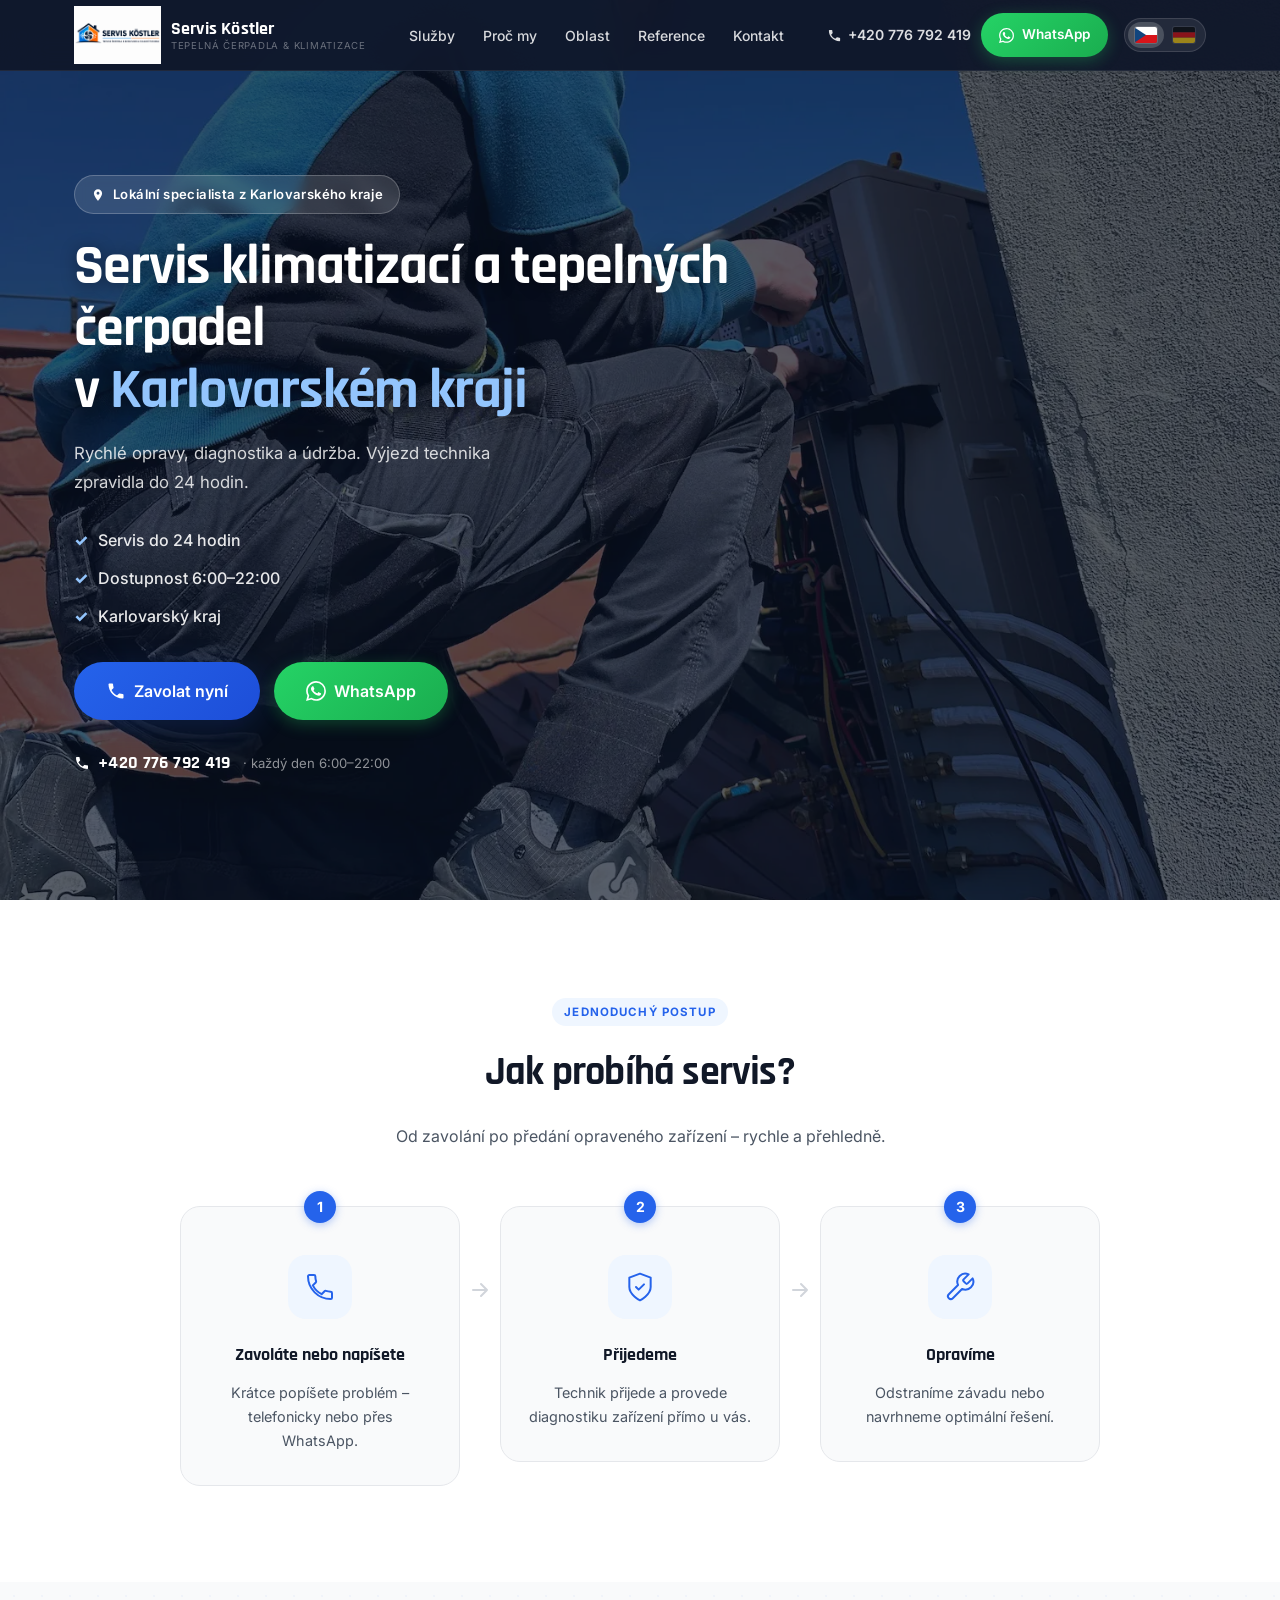
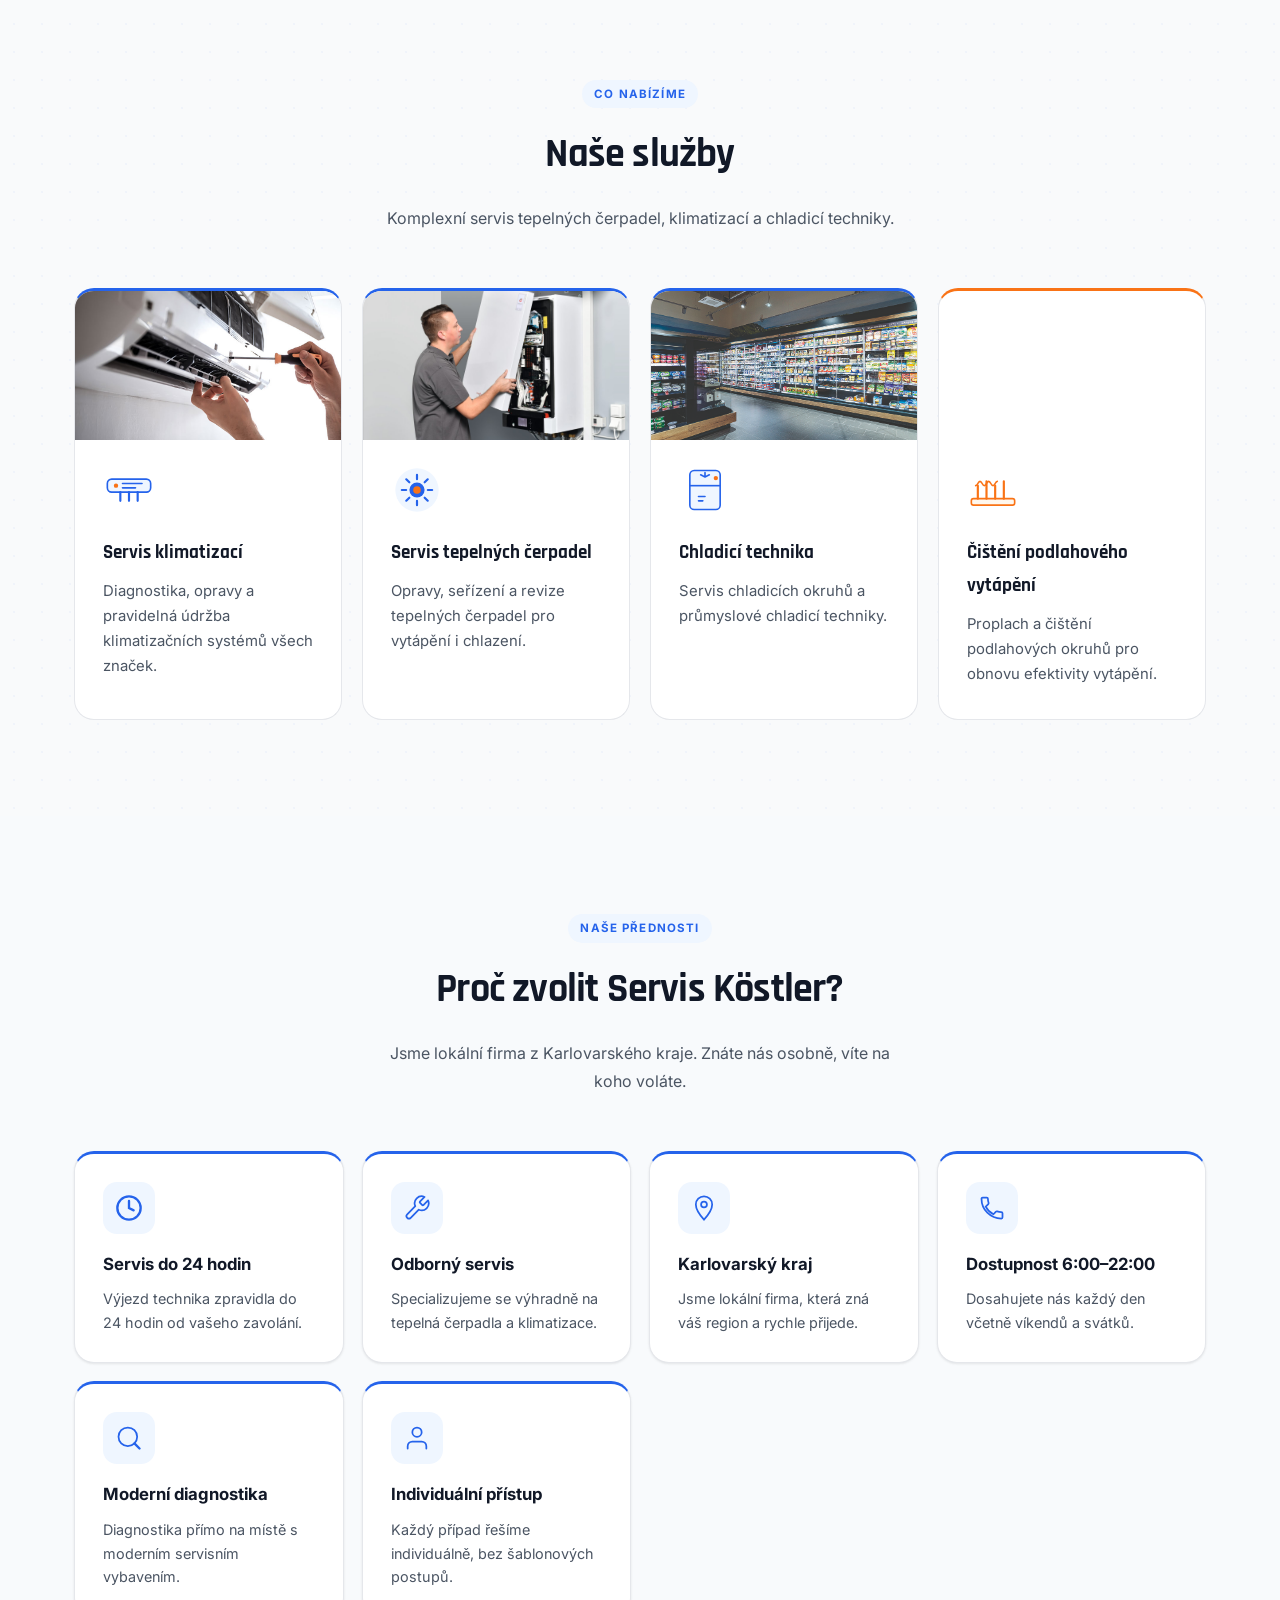
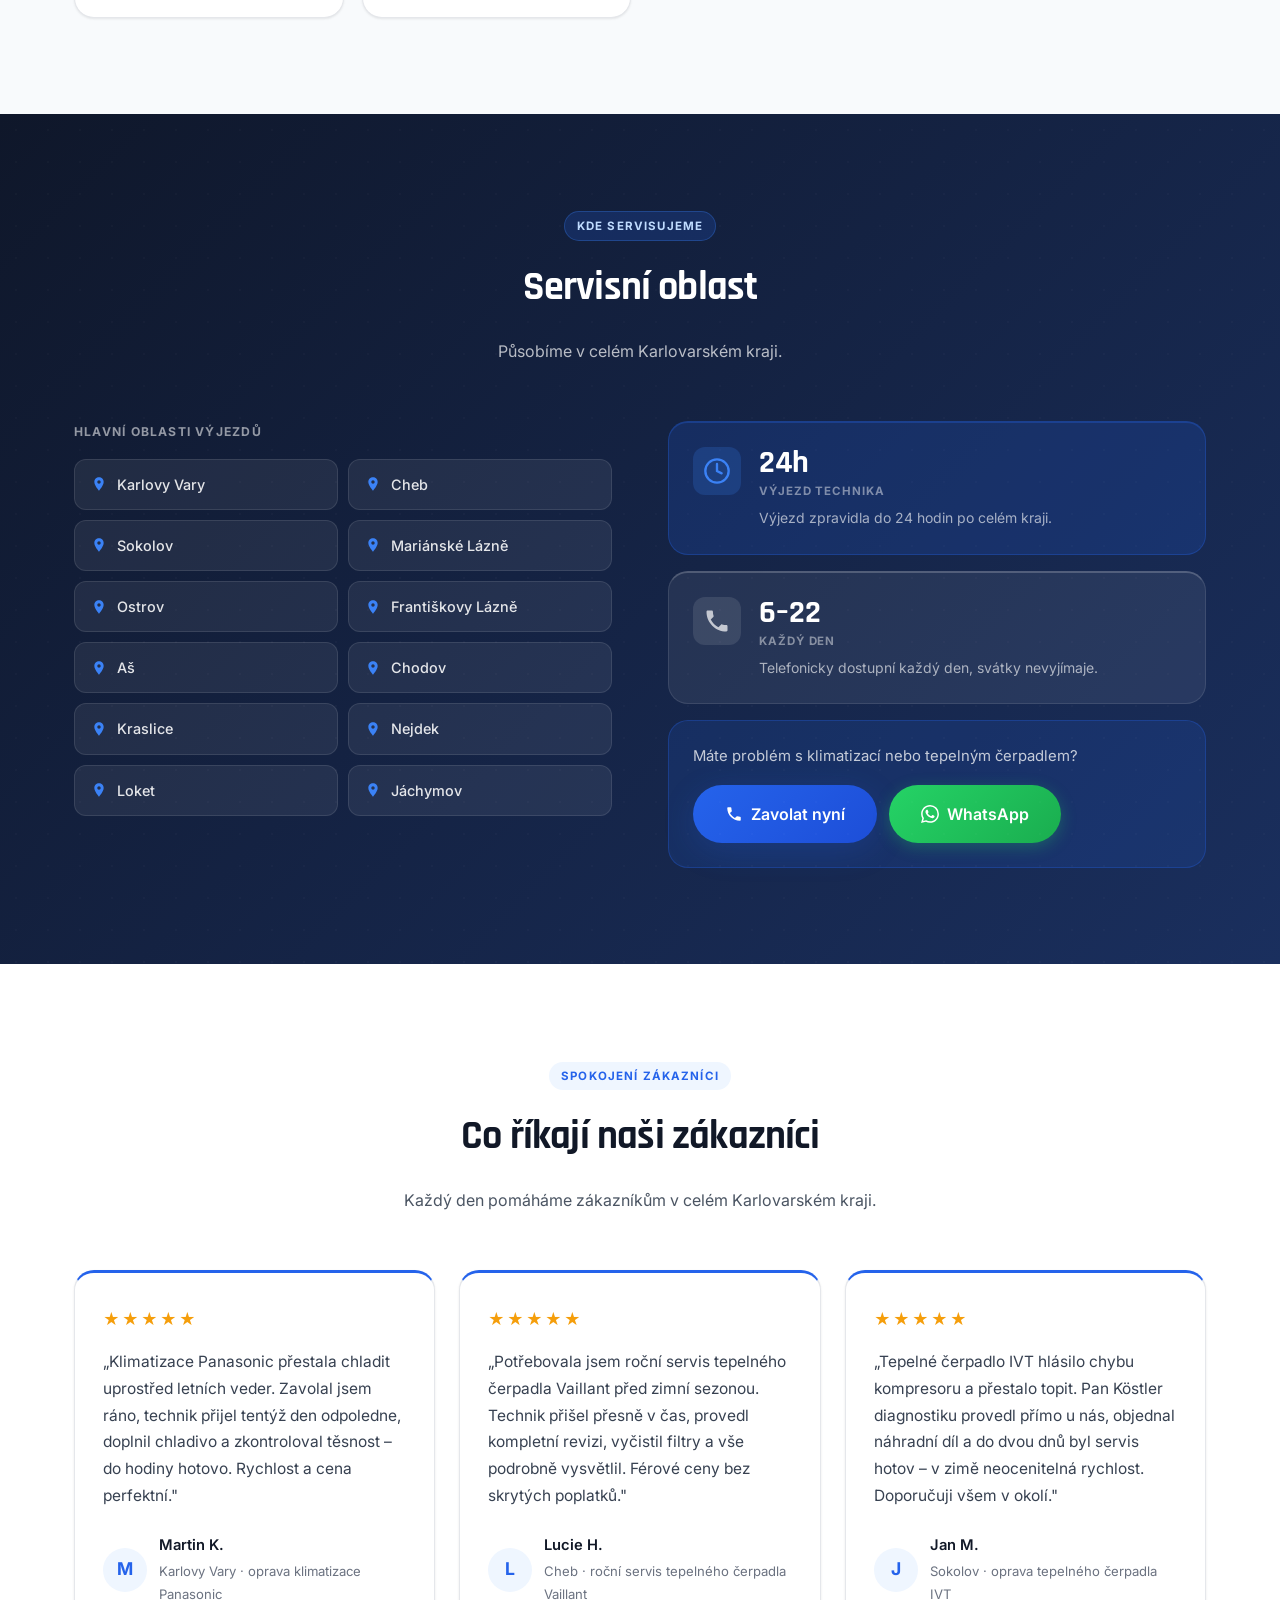
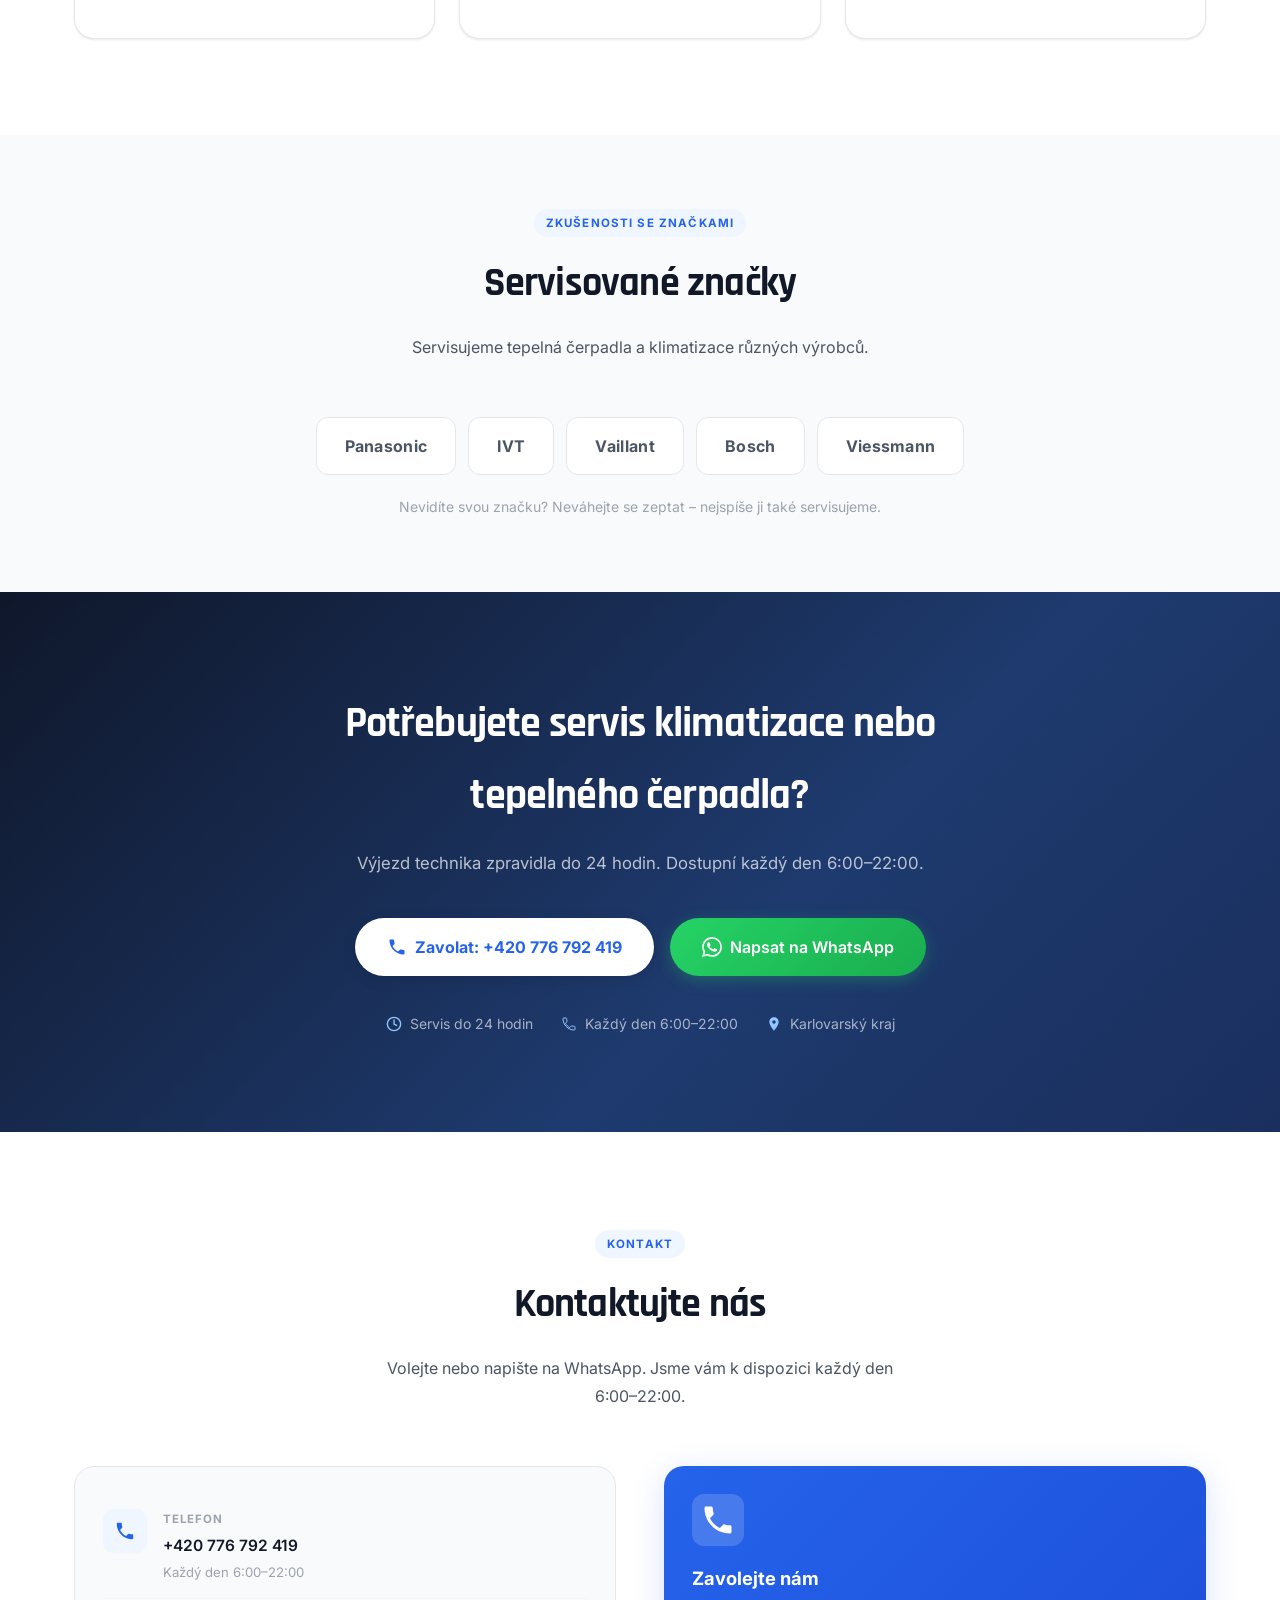
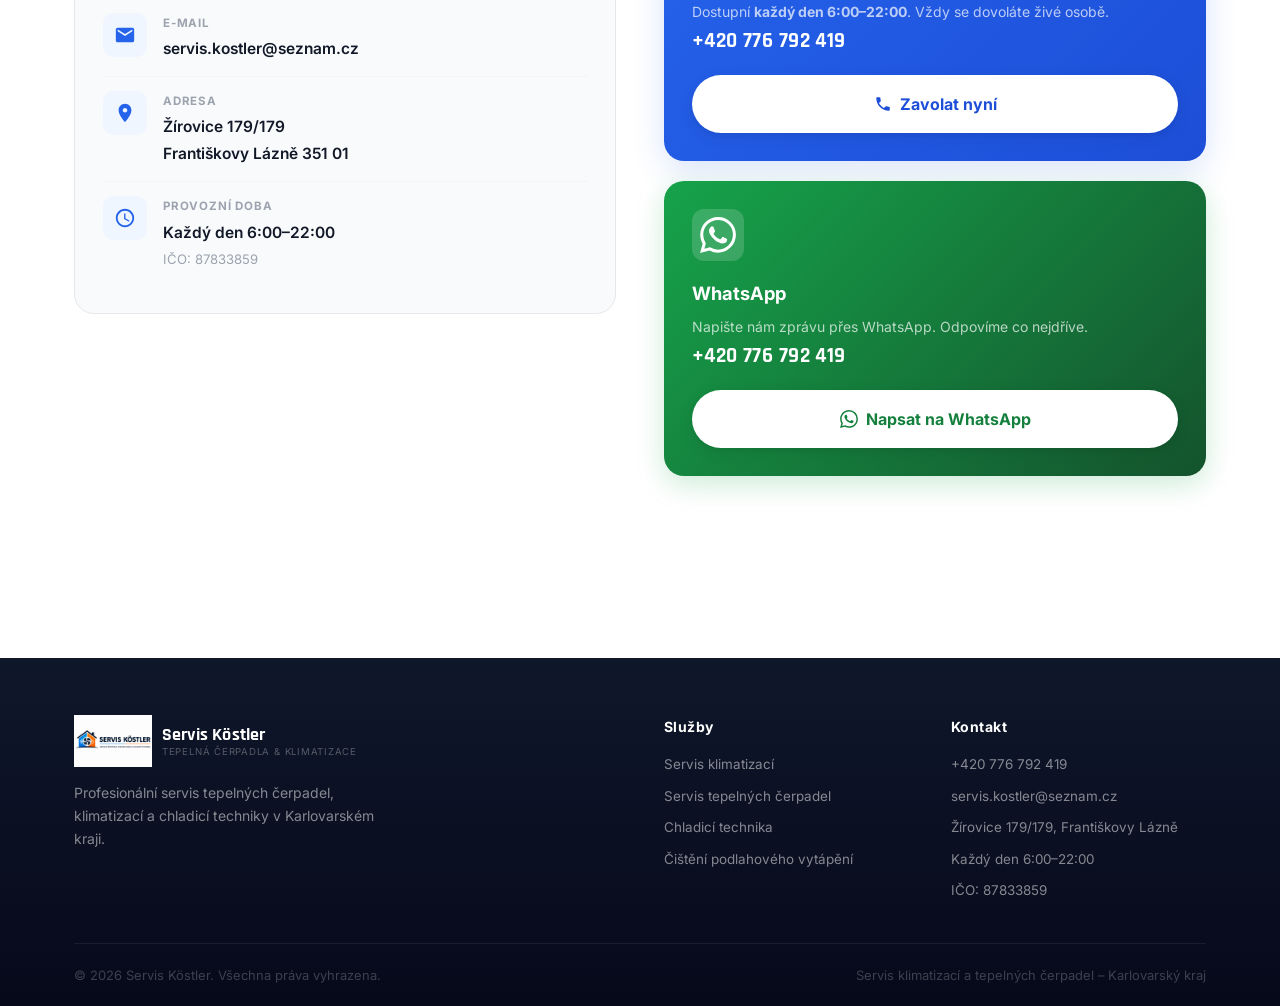
<file: VEDOS_DEPLOY/index.html>
<!DOCTYPE html>
<html lang="cs">
<head>
  <meta charset="UTF-8">
  <meta name="viewport" content="width=device-width, initial-scale=1.0">
  <meta http-equiv="X-UA-Compatible" content="IE=edge">

  <title>Servis Köstler – Servis klimatizací Karlovy Vary | Tepelná čerpadla Karlovarský kraj</title>
  <meta name="description" content="Servis klimatizací a tepelných čerpadel v Karlovarském kraji. Karlovy Vary, Cheb, Sokolov. Výjezd do 24 hodin. Každý den 6:00–22:00. +420 776 792 419">
  <meta name="keywords" content="servis klimatizací Karlovy Vary, oprava klimatizace Karlovy Vary, servis tepelných čerpadel Karlovarský kraj, servis klimatizace Cheb, servis klimatizace Sokolov, čištění podlahového vytápění, proplach podlahového vytápění">
  <meta name="author" content="Servis Köstler">
  <meta name="robots" content="index, follow">
  <link rel="canonical" href="https://www.serviskostler.cz/">
  <link rel="alternate" hreflang="cs" href="https://www.serviskostler.cz/">
  <link rel="alternate" hreflang="de" href="https://www.serviskostler.cz/">
  <link rel="alternate" hreflang="x-default" href="https://www.serviskostler.cz/">

  <meta property="og:type" content="website">
  <meta property="og:url" content="https://www.serviskostler.cz/">
  <meta property="og:title" content="Servis Köstler – Klimatizace a tepelná čerpadla Karlovarský kraj">
  <meta property="og:description" content="Servis klimatizací a tepelných čerpadel. Výjezd do 24 hodin. Karlovarský kraj. +420 776 792 419">
  <meta property="og:image" content="https://www.serviskostler.cz/images/og-image.jpg">
  <meta property="og:locale" content="cs_CZ">
  <meta property="og:site_name" content="Servis Köstler">

  <meta name="twitter:card" content="summary_large_image">
  <meta name="twitter:title" content="Servis Köstler – Klimatizace Karlovy Vary">
  <meta name="twitter:description" content="Servis klimatizací a tepelných čerpadel v Karlovarském kraji. Výjezd do 24 hodin.">
  <meta name="twitter:image" content="https://www.serviskostler.cz/images/og-image.jpg">

  <script type="application/ld+json">
  {
    "@context": "https://schema.org",
    "@type": "LocalBusiness",
    "name": "Servis Köstler",
    "description": "Servis klimatizací, tepelných čerpadel a chladicí techniky v Karlovarském kraji. Výjezd do 24 hodin.",
    "url": "https://www.serviskostler.cz",
    "telephone": "+420776792419",
    "email": "servis.kostler@seznam.cz",
    "address": {
      "@type": "PostalAddress",
      "streetAddress": "Žírovice 179/179",
      "addressLocality": "Františkovy Lázně",
      "postalCode": "351 01",
      "addressCountry": "CZ"
    },
    "openingHoursSpecification": [{
      "@type": "OpeningHoursSpecification",
      "dayOfWeek": ["Monday","Tuesday","Wednesday","Thursday","Friday","Saturday","Sunday"],
      "opens": "06:00",
      "closes": "22:00"
    }],
    "areaServed": { "@type": "State", "name": "Karlovarský kraj" },
    "serviceType": ["Servis klimatizací","Servis tepelných čerpadel","Servis chladicí techniky","Čištění podlahového vytápění"],
    "priceRange": "$$",
    "identifier": { "@type": "PropertyValue", "name": "IČO", "value": "87833859" }
  }
  </script>

  <link rel="icon" type="image/svg+xml" href="favicon.svg">
  <link rel="shortcut icon" href="favicon.svg">

  <link rel="preload" as="image" href="images/loading-bg.webp" fetchpriority="high">

  <link rel="preconnect" href="https://fonts.googleapis.com">
  <link rel="preconnect" href="https://fonts.gstatic.com" crossorigin>
  <link href="https://fonts.googleapis.com/css2?family=Inter:wght@400;500;600;700;800&family=Rajdhani:wght@600;700&display=swap" rel="stylesheet">
  <link rel="stylesheet" href="css/style.css">
</head>
<body>

  <!-- Loading Screen -->
  <div id="loadingScreen" aria-hidden="true">
    <div class="ls-inner">
      <img src="images/logo.png" class="ls-logo" alt="Servis Köstler" loading="eager">
      <div class="ls-name">Servis Köstler</div>
      <div class="ls-bar"><div class="ls-progress"></div></div>
    </div>
  </div>

  <!-- ═══════════════════════════════════════════════
       HEADER
  ═══════════════════════════════════════════════ -->
  <header class="site-header" id="siteHeader">
    <div class="container header-inner">

      <a href="#uvod" class="logo" data-i18n-aria="logo.aria" aria-label="Servis Köstler – domovská stránka">
        <img src="images/logo.png" class="logo-img" alt="Servis Köstler">
        <div class="logo-text">
          <span class="logo-name">Servis Köstler</span>
          <span class="logo-tagline" data-i18n="logo.tagline">Tepelná čerpadla &amp; klimatizace</span>
        </div>
      </a>

      <nav class="main-nav" data-i18n-aria="nav.aria" aria-label="Hlavní navigace">
        <ul>
          <li><a href="#sluzby" data-i18n="nav.services">Služby</a></li>
          <li><a href="#proc-my" data-i18n="nav.why">Proč my</a></li>
          <li><a href="#servisni-oblast" data-i18n="nav.area">Oblast</a></li>
          <li><a href="#reference" data-i18n="nav.testimonials">Reference</a></li>
          <li><a href="#kontakt" data-i18n="nav.contact">Kontakt</a></li>
        </ul>
      </nav>

      <div class="header-cta">
        <a href="tel:+420776792419" class="header-phone" aria-label="Zavolat nyní">
          <svg width="15" height="15" viewBox="0 0 24 24" fill="none" aria-hidden="true"><path d="M6.62 10.79c1.44 2.83 3.76 5.14 6.59 6.59l2.2-2.2c.27-.27.67-.36 1.02-.24 1.12.37 2.33.57 3.57.57.55 0 1 .45 1 1V20c0 .55-.45 1-1 1-9.39 0-17-7.61-17-17 0-.55.45-1 1-1h3.5c.55 0 1 .45 1 1 0 1.25.2 2.45.57 3.57.11.35.03.74-.25 1.02l-2.2 2.2z" fill="currentColor"/></svg>
          +420 776 792 419
        </a>
        <a href="https://wa.me/420776792419" target="_blank" rel="noopener noreferrer" class="btn btn-whatsapp btn-sm">
          <svg width="15" height="15" viewBox="0 0 24 24" fill="none" aria-hidden="true"><path d="M17.472 14.382c-.297-.149-1.758-.867-2.03-.967-.273-.099-.471-.148-.67.15-.197.297-.767.966-.94 1.164-.173.199-.347.223-.644.075-.297-.15-1.255-.463-2.39-1.475-.883-.788-1.48-1.761-1.653-2.059-.173-.297-.018-.458.13-.606.134-.133.298-.347.446-.52.149-.174.198-.298.298-.497.099-.198.05-.371-.025-.52-.075-.149-.669-1.612-.916-2.207-.242-.579-.487-.5-.669-.51-.173-.008-.371-.01-.57-.01-.198 0-.52.074-.792.372-.272.297-1.04 1.016-1.04 2.479 0 1.462 1.065 2.875 1.213 3.074.149.198 2.096 3.2 5.077 4.487.709.306 1.262.489 1.694.625.712.227 1.36.195 1.871.118.571-.085 1.758-.719 2.006-1.413.248-.694.248-1.289.173-1.413-.074-.124-.272-.198-.57-.347m-5.421 7.403h-.004a9.87 9.87 0 01-5.031-1.378l-.361-.214-3.741.982.998-3.648-.235-.374a9.86 9.86 0 01-1.51-5.26c.001-5.45 4.436-9.884 9.888-9.884 2.64 0 5.122 1.03 6.988 2.898a9.825 9.825 0 012.893 6.994c-.003 5.45-4.437 9.884-9.885 9.884m8.413-18.297A11.815 11.815 0 0012.05 0C5.495 0 .16 5.335.157 11.892c0 2.096.547 4.142 1.588 5.945L.057 24l6.305-1.654a11.882 11.882 0 005.683 1.448h.005c6.554 0 11.89-5.335 11.893-11.893a11.821 11.821 0 00-3.48-8.413Z" fill="currentColor"/></svg>
          WhatsApp
        </a>
      </div>

      <!-- Přepínač jazyka / Sprachschalter -->
      <div class="lang-switcher" id="langSwitcher" role="group" aria-label="Jazyk / Sprache">
        <button class="lang-btn" data-lang="cs" aria-label="Čeština">
          <img src="images/flags/cz.svg" class="lang-flag" alt="Čeština" width="22" height="16">
        </button>
        <button class="lang-btn" data-lang="de" aria-label="Deutsch">
          <img src="images/flags/de.svg" class="lang-flag" alt="Deutsch" width="22" height="16">
        </button>
      </div>

      <button class="burger" id="burger" data-i18n-aria="burger.aria" aria-label="Otevřít menu" aria-expanded="false" aria-controls="mobileMenu">
        <span></span><span></span><span></span>
      </button>
    </div>

    <div class="mobile-menu" id="mobileMenu" aria-hidden="true">
      <nav data-i18n-aria="mobile.nav.aria" aria-label="Mobilní navigace">
        <ul>
          <li><a href="#sluzby" class="mobile-nav-link" data-i18n="nav.services">Služby</a></li>
          <li><a href="#proc-my" class="mobile-nav-link" data-i18n="nav.why">Proč my</a></li>
          <li><a href="#servisni-oblast" class="mobile-nav-link" data-i18n="mobile.nav.area">Servisní oblast</a></li>
          <li><a href="#reference" class="mobile-nav-link" data-i18n="nav.testimonials">Reference</a></li>
          <li><a href="#kontakt" class="mobile-nav-link" data-i18n="nav.contact">Kontakt</a></li>
        </ul>
      </nav>
      <div class="mobile-menu-cta">
        <a href="tel:+420776792419" class="btn btn-primary btn-block">
          <svg width="18" height="18" viewBox="0 0 24 24" fill="none" aria-hidden="true"><path d="M6.62 10.79c1.44 2.83 3.76 5.14 6.59 6.59l2.2-2.2c.27-.27.67-.36 1.02-.24 1.12.37 2.33.57 3.57.57.55 0 1 .45 1 1V20c0 .55-.45 1-1 1-9.39 0-17-7.61-17-17 0-.55.45-1 1-1h3.5c.55 0 1 .45 1 1 0 1.25.2 2.45.57 3.57.11.35.03.74-.25 1.02l-2.2 2.2z" fill="currentColor"/></svg>
          <span data-i18n="mobile.cta.call">Zavolat nyní</span>
        </a>
        <a href="https://wa.me/420776792419" target="_blank" rel="noopener noreferrer" class="btn btn-whatsapp btn-block">
          <svg width="18" height="18" viewBox="0 0 24 24" fill="none" aria-hidden="true"><path d="M17.472 14.382c-.297-.149-1.758-.867-2.03-.967-.273-.099-.471-.148-.67.15-.197.297-.767.966-.94 1.164-.173.199-.347.223-.644.075-.297-.15-1.255-.463-2.39-1.475-.883-.788-1.48-1.761-1.653-2.059-.173-.297-.018-.458.13-.606.134-.133.298-.347.446-.52.149-.174.198-.298.298-.497.099-.198.05-.371-.025-.52-.075-.149-.669-1.612-.916-2.207-.242-.579-.487-.5-.669-.51-.173-.008-.371-.01-.57-.01-.198 0-.52.074-.792.372-.272.297-1.04 1.016-1.04 2.479 0 1.462 1.065 2.875 1.213 3.074.149.198 2.096 3.2 5.077 4.487.709.306 1.262.489 1.694.625.712.227 1.36.195 1.871.118.571-.085 1.758-.719 2.006-1.413.248-.694.248-1.289.173-1.413-.074-.124-.272-.198-.57-.347m-5.421 7.403h-.004a9.87 9.87 0 01-5.031-1.378l-.361-.214-3.741.982.998-3.648-.235-.374a9.86 9.86 0 01-1.51-5.26c.001-5.45 4.436-9.884 9.888-9.884 2.64 0 5.122 1.03 6.988 2.898a9.825 9.825 0 012.893 6.994c-.003 5.45-4.437 9.884-9.885 9.884m8.413-18.297A11.815 11.815 0 0012.05 0C5.495 0 .16 5.335.157 11.892c0 2.096.547 4.142 1.588 5.945L.057 24l6.305-1.654a11.882 11.882 0 005.683 1.448h.005c6.554 0 11.89-5.335 11.893-11.893a11.821 11.821 0 00-3.48-8.413Z" fill="currentColor"/></svg>
          <span data-i18n="mobile.cta.wa">Napsat na WhatsApp</span>
        </a>
      </div>
    </div>
  </header>

  <main>

    <!-- OZNAMOVACÍ BANNER -->
    <div id="noticeBanner" class="notice-banner" hidden>
      <div class="container">
        <div class="notice-banner-inner">
          <svg width="16" height="16" viewBox="0 0 24 24" fill="none" aria-hidden="true"><path d="M12 22c1.1 0 2-.9 2-2h-4c0 1.1.9 2 2 2zm6-6V11c0-3.07-1.64-5.64-4.5-6.32V4c0-.83-.67-1.5-1.5-1.5s-1.5.67-1.5 1.5v.68C7.63 5.36 6 7.92 6 11v5l-2 2v1h16v-1l-2-2z" fill="currentColor"/></svg>
          <span class="notice-banner-text"></span>
        </div>
      </div>
    </div>

    <!-- ═══════════════════════════════════════════════
         HERO
    ═══════════════════════════════════════════════ -->
    <section class="hero" id="uvod" aria-label="Úvod">
      <div class="container">
        <div class="hero-inner">
          <div class="hero-text">
            <div class="hero-badge">
              <svg width="14" height="14" viewBox="0 0 24 24" fill="none" aria-hidden="true"><path d="M12 2C8.13 2 5 5.13 5 9c0 5.25 7 13 7 13s7-7.75 7-13c0-3.87-3.13-7-7-7zm0 9.5c-1.38 0-2.5-1.12-2.5-2.5s1.12-2.5 2.5-2.5 2.5 1.12 2.5 2.5-1.12 2.5-2.5 2.5z" fill="currentColor"/></svg>
              <span data-i18n="hero.badge">Lokální specialista z Karlovarského kraje</span>
            </div>
            <h1 class="hero-title" data-i18n-html="hero.title">
              Servis klimatizací a tepelných čerpadel<br>
              v <span class="highlight">Karlovarském kraji</span>
            </h1>
            <p class="hero-subtitle" data-i18n="hero.subtitle">
              Rychlé opravy, diagnostika a údržba. Výjezd technika zpravidla do 24 hodin.
            </p>
            <ul class="hero-benefits" aria-label="Klíčové výhody">
              <li data-i18n="hero.benefit1">Servis do 24 hodin</li>
              <li data-i18n="hero.benefit2">Dostupnost 6:00–22:00</li>
              <li data-i18n="hero.benefit3">Karlovarský kraj</li>
            </ul>
            <div class="hero-cta">
              <a href="tel:+420776792419" class="btn btn-primary btn-lg">
                <svg width="20" height="20" viewBox="0 0 24 24" fill="none" aria-hidden="true"><path d="M6.62 10.79c1.44 2.83 3.76 5.14 6.59 6.59l2.2-2.2c.27-.27.67-.36 1.02-.24 1.12.37 2.33.57 3.57.57.55 0 1 .45 1 1V20c0 .55-.45 1-1 1-9.39 0-17-7.61-17-17 0-.55.45-1 1-1h3.5c.55 0 1 .45 1 1 0 1.25.2 2.45.57 3.57.11.35.03.74-.25 1.02l-2.2 2.2z" fill="currentColor"/></svg>
                <span data-i18n="hero.btn.call">Zavolat nyní</span>
              </a>
              <a href="https://wa.me/420776792419" target="_blank" rel="noopener noreferrer" class="btn btn-whatsapp btn-lg">
                <svg width="20" height="20" viewBox="0 0 24 24" fill="none" aria-hidden="true"><path d="M17.472 14.382c-.297-.149-1.758-.867-2.03-.967-.273-.099-.471-.148-.67.15-.197.297-.767.966-.94 1.164-.173.199-.347.223-.644.075-.297-.15-1.255-.463-2.39-1.475-.883-.788-1.48-1.761-1.653-2.059-.173-.297-.018-.458.13-.606.134-.133.298-.347.446-.52.149-.174.198-.298.298-.497.099-.198.05-.371-.025-.52-.075-.149-.669-1.612-.916-2.207-.242-.579-.487-.5-.669-.51-.173-.008-.371-.01-.57-.01-.198 0-.52.074-.792.372-.272.297-1.04 1.016-1.04 2.479 0 1.462 1.065 2.875 1.213 3.074.149.198 2.096 3.2 5.077 4.487.709.306 1.262.489 1.694.625.712.227 1.36.195 1.871.118.571-.085 1.758-.719 2.006-1.413.248-.694.248-1.289.173-1.413-.074-.124-.272-.198-.57-.347m-5.421 7.403h-.004a9.87 9.87 0 01-5.031-1.378l-.361-.214-3.741.982.998-3.648-.235-.374a9.86 9.86 0 01-1.51-5.26c.001-5.45 4.436-9.884 9.888-9.884 2.64 0 5.122 1.03 6.988 2.898a9.825 9.825 0 012.893 6.994c-.003 5.45-4.437 9.884-9.885 9.884m8.413-18.297A11.815 11.815 0 0012.05 0C5.495 0 .16 5.335.157 11.892c0 2.096.547 4.142 1.588 5.945L.057 24l6.305-1.654a11.882 11.882 0 005.683 1.448h.005c6.554 0 11.89-5.335 11.893-11.893a11.821 11.821 0 00-3.48-8.413Z" fill="currentColor"/></svg>
                <span data-i18n="hero.btn.wa">WhatsApp</span>
              </a>
            </div>
            <div class="hero-contact-line">
              <a href="tel:+420776792419" class="hero-phone-big">
                <svg width="16" height="16" viewBox="0 0 24 24" fill="none" aria-hidden="true"><path d="M6.62 10.79c1.44 2.83 3.76 5.14 6.59 6.59l2.2-2.2c.27-.27.67-.36 1.02-.24 1.12.37 2.33.57 3.57.57.55 0 1 .45 1 1V20c0 .55-.45 1-1 1-9.39 0-17-7.61-17-17 0-.55.45-1 1-1h3.5c.55 0 1 .45 1 1 0 1.25.2 2.45.57 3.57.11.35.03.74-.25 1.02l-2.2 2.2z" fill="currentColor"/></svg>
                +420 776 792 419
              </a>
              <span class="hero-availability" data-i18n="hero.avail">· každý den 6:00–22:00</span>
            </div>
          </div>
          <div class="hero-visual" aria-hidden="true">
            <img src="images/hero.jpg" alt="Servis klimatizace a tepelného čerpadla" class="hero-img" width="600" height="450" loading="eager" fetchpriority="high" onerror="this.style.display='none';this.nextElementSibling.style.display='flex'">
            <div class="hero-img-placeholder" style="display:none">
              <svg width="80" height="80" viewBox="0 0 24 24" fill="none"><path d="M12 2v20M2 12h20" stroke="#93C5FD" stroke-width="1.5" stroke-linecap="round"/><circle cx="12" cy="12" r="3" fill="#BFDBFE"/></svg>
            </div>
          </div>
        </div>
      </div>
    </section>

    <!-- ═══════════════════════════════════════════════
         JAK PROBÍHÁ SERVIS
    ═══════════════════════════════════════════════ -->
    <section class="how-it-works" id="jak-to-funguje">
      <div class="container">
        <div class="section-header">
          <div class="section-label" data-i18n="hiw.label">Jednoduchý postup</div>
          <h2 data-i18n="hiw.title">Jak probíhá servis?</h2>
          <p data-i18n="hiw.subtitle">Od zavolání po předání opraveného zařízení – rychle a přehledně.</p>
        </div>
        <div class="hiw-grid">
          <div class="hiw-step">
            <div class="hiw-num">1</div>
            <div class="hiw-icon" aria-hidden="true">
              <svg width="32" height="32" viewBox="0 0 24 24" fill="none"><path d="M6.62 10.79c1.44 2.83 3.76 5.14 6.59 6.59l2.2-2.2c.27-.27.67-.36 1.02-.24 1.12.37 2.33.57 3.57.57.55 0 1 .45 1 1V20c0 .55-.45 1-1 1-9.39 0-17-7.61-17-17 0-.55.45-1 1-1h3.5c.55 0 1 .45 1 1 0 1.25.2 2.45.57 3.57.11.35.03.74-.25 1.02l-2.2 2.2z" stroke="currentColor" stroke-width="1.5" fill="none"/></svg>
            </div>
            <h3 data-i18n="hiw.s1.title">Zavoláte nebo napíšete</h3>
            <p data-i18n="hiw.s1.text">Krátce popíšete problém – telefonicky nebo přes WhatsApp.</p>
          </div>
          <div class="hiw-arrow" aria-hidden="true">
            <svg width="24" height="24" viewBox="0 0 24 24" fill="none"><path d="M5 12h14M13 6l6 6-6 6" stroke="currentColor" stroke-width="2" stroke-linecap="round" stroke-linejoin="round"/></svg>
          </div>
          <div class="hiw-step">
            <div class="hiw-num">2</div>
            <div class="hiw-icon" aria-hidden="true">
              <svg width="32" height="32" viewBox="0 0 24 24" fill="none"><path d="M12 22s8-4 8-10V5l-8-3-8 3v7c0 6 8 10 8 10z" stroke="currentColor" stroke-width="1.5" stroke-linejoin="round" fill="none"/><path d="M9 12l2 2 4-4" stroke="currentColor" stroke-width="1.5" stroke-linecap="round" stroke-linejoin="round"/></svg>
            </div>
            <h3 data-i18n="hiw.s2.title">Přijedeme</h3>
            <p data-i18n="hiw.s2.text">Technik přijede a provede diagnostiku zařízení přímo u vás.</p>
          </div>
          <div class="hiw-arrow" aria-hidden="true">
            <svg width="24" height="24" viewBox="0 0 24 24" fill="none"><path d="M5 12h14M13 6l6 6-6 6" stroke="currentColor" stroke-width="2" stroke-linecap="round" stroke-linejoin="round"/></svg>
          </div>
          <div class="hiw-step">
            <div class="hiw-num">3</div>
            <div class="hiw-icon" aria-hidden="true">
              <svg width="32" height="32" viewBox="0 0 24 24" fill="none"><path d="M14.7 6.3a1 1 0 000 1.4l1.6 1.6a1 1 0 001.4 0l3.77-3.77a6 6 0 01-7.94 7.94l-6.91 6.91a2.12 2.12 0 01-3-3l6.91-6.91a6 6 0 017.94-7.94l-3.76 3.76z" stroke="currentColor" stroke-width="1.5" stroke-linecap="round" stroke-linejoin="round" fill="none"/></svg>
            </div>
            <h3 data-i18n="hiw.s3.title">Opravíme</h3>
            <p data-i18n="hiw.s3.text">Odstraníme závadu nebo navrhneme optimální řešení.</p>
          </div>
        </div>
      </div>
    </section>

    <!-- ═══════════════════════════════════════════════
         NAŠE SLUŽBY
    ═══════════════════════════════════════════════ -->
    <section class="services" id="sluzby" aria-labelledby="sluzby-heading">
      <div class="container">
        <div class="section-header">
          <div class="section-label" data-i18n="svc.label">Co nabízíme</div>
          <h2 id="sluzby-heading" data-i18n="svc.title">Naše služby</h2>
          <p data-i18n="svc.subtitle">Komplexní servis tepelných čerpadel, klimatizací a chladicí techniky.</p>
        </div>
        <div class="services-grid">

          <article class="service-card" aria-labelledby="klima-heading">
            <div class="service-card-img-wrap">
              <img src="images/service-klimatizace.jpg" data-i18n-alt="s1.alt" alt="Servis klimatizace – diagnostika a oprava" class="service-card-img" loading="lazy" decoding="async" onerror="this.style.display='none';this.nextElementSibling.style.display='flex'">
              <div class="service-card-img-ph" aria-hidden="true">
                <svg width="52" height="52" viewBox="0 0 64 64" fill="none">
                  <rect x="8" y="18" width="48" height="20" rx="5" stroke="currentColor" stroke-width="2" fill="none"/>
                  <circle cx="17" cy="28" r="3.5" fill="currentColor" opacity=".4"/>
                  <path d="M25 25h26M25 29h18M25 33h22" stroke="currentColor" stroke-width="1.5" stroke-linecap="round"/>
                  <path d="M18 38v10M27 38v10M36 38v10M45 38v10" stroke="currentColor" stroke-width="1.5" stroke-linecap="round"/>
                </svg>
              </div>
            </div>
            <div class="service-card-body">
              <div class="service-card-icon" aria-hidden="true">
                <svg width="44" height="44" viewBox="0 0 48 48" fill="none">
                  <rect x="4" y="14" width="40" height="12" rx="4" fill="#EFF6FF"/>
                  <rect x="4" y="14" width="40" height="12" rx="4" stroke="#2563EB" stroke-width="1.5" fill="none"/>
                  <path d="M16 26v8M24 26v8M32 26v8" stroke="#2563EB" stroke-width="2" stroke-linecap="round"/>
                  <circle cx="12" cy="20" r="2" fill="#F97316"/>
                  <path d="M18 18h18M18 22h12" stroke="#2563EB" stroke-width="1.5" stroke-linecap="round"/>
                </svg>
              </div>
              <h3 id="klima-heading" data-i18n="s1.title">Servis klimatizací</h3>
              <p data-i18n="s1.text">Diagnostika, opravy a pravidelná údržba klimatizačních systémů všech značek.</p>
            </div>
          </article>

          <article class="service-card" aria-labelledby="tc-heading">
            <div class="service-card-img-wrap">
              <img src="images/service-tepelne-cerpadlo.jpg" data-i18n-alt="s2.alt" alt="Servis tepelného čerpadla – oprava a seřízení" class="service-card-img" loading="lazy" decoding="async" onerror="this.style.display='none';this.nextElementSibling.style.display='flex'">
              <div class="service-card-img-ph" aria-hidden="true">
                <svg width="52" height="52" viewBox="0 0 64 64" fill="none">
                  <rect x="10" y="10" width="44" height="44" rx="7" stroke="currentColor" stroke-width="2" fill="none"/>
                  <circle cx="32" cy="32" r="13" stroke="currentColor" stroke-width="2" fill="none"/>
                  <circle cx="32" cy="32" r="5" fill="currentColor" opacity=".35"/>
                  <path d="M32 10v8M32 46v8M10 32h8M46 32h8" stroke="currentColor" stroke-width="1.5" stroke-linecap="round"/>
                </svg>
              </div>
            </div>
            <div class="service-card-body">
              <div class="service-card-icon" aria-hidden="true">
                <svg width="44" height="44" viewBox="0 0 48 48" fill="none">
                  <circle cx="24" cy="24" r="20" fill="#EFF6FF"/>
                  <path d="M24 10v4M24 34v4M10 24h4M34 24h4M14.1 14.1l2.83 2.83M31.07 31.07l2.83 2.83M14.1 33.9l2.83-2.83M31.07 16.93l2.83-2.83" stroke="#2563EB" stroke-width="2" stroke-linecap="round"/>
                  <circle cx="24" cy="24" r="7" fill="#2563EB"/>
                  <circle cx="24" cy="24" r="3.5" fill="#F97316"/>
                </svg>
              </div>
              <h3 id="tc-heading" data-i18n="s2.title">Servis tepelných čerpadel</h3>
              <p data-i18n="s2.text">Opravy, seřízení a revize tepelných čerpadel pro vytápění i chlazení.</p>
            </div>
          </article>

          <article class="service-card" aria-labelledby="chlad-heading">
            <div class="service-card-img-wrap">
              <img src="images/service-chlazeni.jpg" data-i18n-alt="s3.alt" alt="Servis chladicí techniky a chladicích okruhů" class="service-card-img" loading="lazy" decoding="async" onerror="this.style.display='none';this.nextElementSibling.style.display='flex'">
              <div class="service-card-img-ph" aria-hidden="true">
                <svg width="52" height="52" viewBox="0 0 64 64" fill="none">
                  <rect x="12" y="8" width="32" height="40" rx="5" stroke="currentColor" stroke-width="2" fill="none"/>
                  <path d="M12 22h32" stroke="currentColor" stroke-width="1.5"/>
                  <circle cx="38" cy="15" r="2.5" fill="currentColor" opacity=".5"/>
                  <path d="M20 33h8M20 39h5" stroke="currentColor" stroke-width="1.5" stroke-linecap="round"/>
                </svg>
              </div>
            </div>
            <div class="service-card-body">
              <div class="service-card-icon" aria-hidden="true">
                <svg width="44" height="44" viewBox="0 0 48 48" fill="none">
                  <rect x="10" y="6" width="28" height="36" rx="4" fill="#EFF6FF" stroke="#2563EB" stroke-width="1.5"/>
                  <path d="M10 20h28" stroke="#2563EB" stroke-width="1.5"/>
                  <circle cx="34" cy="13" r="2" fill="#F97316"/>
                  <path d="M18 30h6M18 34h4" stroke="#2563EB" stroke-width="1.5" stroke-linecap="round"/>
                  <path d="M24 8v4M20 10l4 2 4-2" stroke="#2563EB" stroke-width="1.5" stroke-linecap="round" stroke-linejoin="round"/>
                </svg>
              </div>
              <h3 id="chlad-heading" data-i18n="s3.title">Chladicí technika</h3>
              <p data-i18n="s3.text">Servis chladicích okruhů a průmyslové chladicí techniky.</p>
            </div>
          </article>

          <article class="service-card service-card--highlight" aria-labelledby="pod-heading">
            <div class="service-card-img-wrap">
              <img src="images/service-podlahove-vytapeni.jpg" data-i18n-alt="s4.alt" alt="Čištění a proplach podlahového vytápění" class="service-card-img" loading="lazy" decoding="async" onerror="this.style.display='none';this.nextElementSibling.style.display='flex'">
              <div class="service-card-img-ph" aria-hidden="true">
                <svg width="52" height="52" viewBox="0 0 64 64" fill="none">
                  <rect x="4" y="48" width="56" height="8" rx="3" fill="none" stroke="currentColor" stroke-width="2"/>
                  <path d="M14 48V34M24 48V28M34 48V34M44 48V28" stroke="currentColor" stroke-width="2" stroke-linecap="round"/>
                  <path d="M10 34c3 0 3-6 6-6s3 6 6 6 3-6 6-6 3 6 6 6 3-6 6-6" stroke="currentColor" stroke-width="1.5" stroke-linecap="round"/>
                </svg>
              </div>
            </div>
            <div class="service-card-body">
              <div class="service-card-icon" aria-hidden="true">
                <svg width="44" height="44" viewBox="0 0 48 48" fill="none">
                  <rect x="4" y="32" width="40" height="6" rx="2" fill="#FFF7ED"/>
                  <rect x="4" y="32" width="40" height="6" rx="2" stroke="#F97316" stroke-width="1.5" fill="none"/>
                  <path d="M10 32V20M18 32V16M26 32V20M34 32V16" stroke="#F97316" stroke-width="2" stroke-linecap="round"/>
                  <path d="M8 20c2 0 2-4 4-4s2 4 4 4 2-4 4-4 2 4 4 4 2-4 4-4" stroke="#F97316" stroke-width="1.5" stroke-linecap="round"/>
                </svg>
              </div>
              <h3 id="pod-heading" data-i18n="s4.title">Čištění podlahového vytápění</h3>
              <p data-i18n="s4.text">Proplach a čištění podlahových okruhů pro obnovu efektivity vytápění.</p>
            </div>
          </article>

        </div>
      </div>
    </section>

    <!-- ═══════════════════════════════════════════════
         PROČ ZVOLIT NÁS
    ═══════════════════════════════════════════════ -->
    <section class="why-us" id="proc-my" aria-labelledby="why-heading">
      <div class="container">
        <div class="section-header">
          <div class="section-label" data-i18n="why.label">Naše přednosti</div>
          <h2 id="why-heading" data-i18n="why.title">Proč zvolit Servis Köstler?</h2>
          <p data-i18n="why.subtitle">Jsme lokální firma z Karlovarského kraje. Znáte nás osobně, víte na koho voláte.</p>
        </div>
        <div class="why-grid">
          <div class="why-card">
            <div class="why-icon" aria-hidden="true">
              <svg width="28" height="28" viewBox="0 0 24 24" fill="none"><circle cx="12" cy="12" r="10" stroke="currentColor" stroke-width="2"/><path d="M12 6v6l4 2" stroke="currentColor" stroke-width="2" stroke-linecap="round"/></svg>
            </div>
            <h3 data-i18n="why1.title">Servis do 24 hodin</h3>
            <p data-i18n="why1.text">Výjezd technika zpravidla do 24 hodin od vašeho zavolání.</p>
          </div>
          <div class="why-card">
            <div class="why-icon" aria-hidden="true">
              <svg width="28" height="28" viewBox="0 0 24 24" fill="none"><path d="M14.7 6.3a1 1 0 000 1.4l1.6 1.6a1 1 0 001.4 0l3.77-3.77a6 6 0 01-7.94 7.94l-6.91 6.91a2.12 2.12 0 01-3-3l6.91-6.91a6 6 0 017.94-7.94l-3.76 3.76z" stroke="currentColor" stroke-width="1.5" stroke-linecap="round" stroke-linejoin="round"/></svg>
            </div>
            <h3 data-i18n="why2.title">Odborný servis</h3>
            <p data-i18n="why2.text">Specializujeme se výhradně na tepelná čerpadla a klimatizace.</p>
          </div>
          <div class="why-card">
            <div class="why-icon" aria-hidden="true">
              <svg width="28" height="28" viewBox="0 0 24 24" fill="none"><path d="M12 2C8.13 2 5 5.13 5 9c0 5.25 7 13 7 13s7-7.75 7-13c0-3.87-3.13-7-7-7zm0 9.5c-1.38 0-2.5-1.12-2.5-2.5s1.12-2.5 2.5-2.5 2.5 1.12 2.5 2.5-1.12 2.5-2.5 2.5z" stroke="currentColor" stroke-width="1.5" fill="none"/></svg>
            </div>
            <h3 data-i18n="why3.title">Karlovarský kraj</h3>
            <p data-i18n="why3.text">Jsme lokální firma, která zná váš region a rychle přijede.</p>
          </div>
          <div class="why-card">
            <div class="why-icon" aria-hidden="true">
              <svg width="28" height="28" viewBox="0 0 24 24" fill="none"><path d="M6.62 10.79c1.44 2.83 3.76 5.14 6.59 6.59l2.2-2.2c.27-.27.67-.36 1.02-.24 1.12.37 2.33.57 3.57.57.55 0 1 .45 1 1V20c0 .55-.45 1-1 1-9.39 0-17-7.61-17-17 0-.55.45-1 1-1h3.5c.55 0 1 .45 1 1 0 1.25.2 2.45.57 3.57.11.35.03.74-.25 1.02l-2.2 2.2z" stroke="currentColor" stroke-width="1.5" fill="none"/></svg>
            </div>
            <h3 data-i18n="why4.title">Dostupnost 6:00–22:00</h3>
            <p data-i18n="why4.text">Dosahujete nás každý den včetně víkendů a svátků.</p>
          </div>
          <div class="why-card">
            <div class="why-icon" aria-hidden="true">
              <svg width="28" height="28" viewBox="0 0 24 24" fill="none"><circle cx="11" cy="11" r="8" stroke="currentColor" stroke-width="1.5"/><path d="M21 21l-4.35-4.35" stroke="currentColor" stroke-width="2" stroke-linecap="round"/></svg>
            </div>
            <h3 data-i18n="why5.title">Moderní diagnostika</h3>
            <p data-i18n="why5.text">Diagnostika přímo na místě s moderním servisním vybavením.</p>
          </div>
          <div class="why-card">
            <div class="why-icon" aria-hidden="true">
              <svg width="28" height="28" viewBox="0 0 24 24" fill="none"><path d="M20 21v-2a4 4 0 00-4-4H8a4 4 0 00-4 4v2" stroke="currentColor" stroke-width="1.5" stroke-linecap="round"/><circle cx="12" cy="7" r="4" stroke="currentColor" stroke-width="1.5"/></svg>
            </div>
            <h3 data-i18n="why6.title">Individuální přístup</h3>
            <p data-i18n="why6.text">Každý případ řešíme individuálně, bez šablonových postupů.</p>
          </div>
        </div>
      </div>
    </section>

    <!-- ═══════════════════════════════════════════════
         SERVISNÍ OBLAST
    ═══════════════════════════════════════════════ -->
    <section class="service-area" id="servisni-oblast" aria-labelledby="area-heading">
      <div class="container">
        <div class="section-header section-header--light">
          <div class="section-label section-label--light" data-i18n="area.label">Kde servisujeme</div>
          <h2 id="area-heading" data-i18n="area.title">Servisní oblast</h2>
          <p data-i18n="area.subtitle">Působíme v celém Karlovarském kraji.</p>
        </div>
        <div class="area-inner">
          <div class="area-cities">
            <h3 class="area-cities-title" data-i18n="area.cities.h">Hlavní oblasti výjezdů</h3>
            <div class="cities-grid" id="citiesGrid"></div>
          </div>
          <div class="area-stats">
            <div class="area-stat-card area-stat-card--primary">
              <div class="area-stat-icon" aria-hidden="true">
                <svg width="28" height="28" viewBox="0 0 24 24" fill="none"><circle cx="12" cy="12" r="10" stroke="currentColor" stroke-width="2"/><path d="M12 6v6l4 2" stroke="currentColor" stroke-width="2" stroke-linecap="round"/></svg>
              </div>
              <div class="area-stat-body">
                <div class="area-stat-num">24h</div>
                <div class="area-stat-label" data-i18n="area.s1.label">Výjezd technika</div>
                <p data-i18n="area.s1.text">Výjezd zpravidla do 24 hodin po celém kraji.</p>
              </div>
            </div>
            <div class="area-stat-card">
              <div class="area-stat-icon" aria-hidden="true">
                <svg width="28" height="28" viewBox="0 0 24 24" fill="none"><path d="M6.62 10.79c1.44 2.83 3.76 5.14 6.59 6.59l2.2-2.2c.27-.27.67-.36 1.02-.24 1.12.37 2.33.57 3.57.57.55 0 1 .45 1 1V20c0 .55-.45 1-1 1-9.39 0-17-7.61-17-17 0-.55.45-1 1-1h3.5c.55 0 1 .45 1 1 0 1.25.2 2.45.57 3.57.11.35.03.74-.25 1.02l-2.2 2.2z" fill="currentColor"/></svg>
              </div>
              <div class="area-stat-body">
                <div class="area-stat-num">6–22</div>
                <div class="area-stat-label" data-i18n="area.s2.label">Každý den</div>
                <p data-i18n="area.s2.text">Telefonicky dostupní každý den, svátky nevyjímaje.</p>
              </div>
            </div>
            <div class="area-cta-box">
              <p data-i18n="area.cta.text">Máte problém s klimatizací nebo tepelným čerpadlem?</p>
              <div class="area-cta-btns">
                <a href="tel:+420776792419" class="btn btn-primary btn-lg">
                  <svg width="18" height="18" viewBox="0 0 24 24" fill="none" aria-hidden="true"><path d="M6.62 10.79c1.44 2.83 3.76 5.14 6.59 6.59l2.2-2.2c.27-.27.67-.36 1.02-.24 1.12.37 2.33.57 3.57.57.55 0 1 .45 1 1V20c0 .55-.45 1-1 1-9.39 0-17-7.61-17-17 0-.55.45-1 1-1h3.5c.55 0 1 .45 1 1 0 1.25.2 2.45.57 3.57.11.35.03.74-.25 1.02l-2.2 2.2z" fill="currentColor"/></svg>
                  <span data-i18n="area.btn.call">Zavolat nyní</span>
                </a>
                <a href="https://wa.me/420776792419" target="_blank" rel="noopener noreferrer" class="btn btn-whatsapp btn-lg">
                  <svg width="18" height="18" viewBox="0 0 24 24" fill="none" aria-hidden="true"><path d="M17.472 14.382c-.297-.149-1.758-.867-2.03-.967-.273-.099-.471-.148-.67.15-.197.297-.767.966-.94 1.164-.173.199-.347.223-.644.075-.297-.15-1.255-.463-2.39-1.475-.883-.788-1.48-1.761-1.653-2.059-.173-.297-.018-.458.13-.606.134-.133.298-.347.446-.52.149-.174.198-.298.298-.497.099-.198.05-.371-.025-.52-.075-.149-.669-1.612-.916-2.207-.242-.579-.487-.5-.669-.51-.173-.008-.371-.01-.57-.01-.198 0-.52.074-.792.372-.272.297-1.04 1.016-1.04 2.479 0 1.462 1.065 2.875 1.213 3.074.149.198 2.096 3.2 5.077 4.487.709.306 1.262.489 1.694.625.712.227 1.36.195 1.871.118.571-.085 1.758-.719 2.006-1.413.248-.694.248-1.289.173-1.413-.074-.124-.272-.198-.57-.347m-5.421 7.403h-.004a9.87 9.87 0 01-5.031-1.378l-.361-.214-3.741.982.998-3.648-.235-.374a9.86 9.86 0 01-1.51-5.26c.001-5.45 4.436-9.884 9.888-9.884 2.64 0 5.122 1.03 6.988 2.898a9.825 9.825 0 012.893 6.994c-.003 5.45-4.437 9.884-9.885 9.884m8.413-18.297A11.815 11.815 0 0012.05 0C5.495 0 .16 5.335.157 11.892c0 2.096.547 4.142 1.588 5.945L.057 24l6.305-1.654a11.882 11.882 0 005.683 1.448h.005c6.554 0 11.89-5.335 11.893-11.893a11.821 11.821 0 00-3.48-8.413Z" fill="currentColor"/></svg>
                  <span data-i18n="area.btn.wa">WhatsApp</span>
                </a>
              </div>
            </div>
          </div>
        </div>
      </div>
    </section>

    <!-- ═══════════════════════════════════════════════
         REFERENCE ZÁKAZNÍKŮ
    ═══════════════════════════════════════════════ -->
    <section class="testimonials" id="reference" aria-labelledby="ref-heading">
      <div class="container">
        <div class="section-header">
          <div class="section-label" data-i18n="ref.label">Spokojení zákazníci</div>
          <h2 id="ref-heading" data-i18n="ref.title">Co říkají naši zákazníci</h2>
          <p data-i18n="ref.subtitle">Každý den pomáháme zákazníkům v celém Karlovarském kraji.</p>
        </div>
        <div class="testimonials-grid">
          <div class="testimonial-card">
            <div class="stars" aria-label="5 z 5 hvězd">★★★★★</div>
            <p class="testimonial-quote" data-i18n="r1.quote">„Klimatizace Panasonic přestala chladit uprostřed letních veder. Zavolal jsem ráno, technik přijel tentýž den odpoledne, doplnil chladivo a zkontroloval těsnost – do hodiny hotovo. Rychlost a cena perfektní."</p>
            <div class="testimonial-author">
              <div class="author-avatar" aria-hidden="true">M</div>
              <div class="author-info">
                <div class="author-name" data-i18n="r1.author">Martin K.</div>
                <div class="author-location" data-i18n="r1.location">Karlovy Vary · oprava klimatizace Panasonic</div>
              </div>
            </div>
          </div>
          <div class="testimonial-card">
            <div class="stars" aria-label="5 z 5 hvězd">★★★★★</div>
            <p class="testimonial-quote" data-i18n="r2.quote">„Potřebovala jsem roční servis tepelného čerpadla Vaillant před zimní sezonou. Technik přišel přesně v čas, provedl kompletní revizi, vyčistil filtry a vše podrobně vysvětlil. Férové ceny bez skrytých poplatků."</p>
            <div class="testimonial-author">
              <div class="author-avatar" aria-hidden="true">L</div>
              <div class="author-info">
                <div class="author-name" data-i18n="r2.author">Lucie H.</div>
                <div class="author-location" data-i18n="r2.location">Cheb · roční servis tepelného čerpadla Vaillant</div>
              </div>
            </div>
          </div>
          <div class="testimonial-card">
            <div class="stars" aria-label="5 z 5 hvězd">★★★★★</div>
            <p class="testimonial-quote" data-i18n="r3.quote">„Tepelné čerpadlo IVT hlásilo chybu kompresoru a přestalo topit. Pan Köstler diagnostiku provedl přímo u nás, objednal náhradní díl a do dvou dnů byl servis hotov – v zimě neocenitelná rychlost. Doporučuji všem v okolí."</p>
            <div class="testimonial-author">
              <div class="author-avatar" aria-hidden="true">J</div>
              <div class="author-info">
                <div class="author-name" data-i18n="r3.author">Jan M.</div>
                <div class="author-location" data-i18n="r3.location">Sokolov · oprava tepelného čerpadla IVT</div>
              </div>
            </div>
          </div>
        </div>
      </div>
    </section>

    <!-- ═══════════════════════════════════════════════
         ZNAČKY
    ═══════════════════════════════════════════════ -->
    <section class="brands" id="znacky" aria-labelledby="brands-heading">
      <div class="container">
        <div class="section-header">
          <div class="section-label" data-i18n="brands.label">Zkušenosti se značkami</div>
          <h2 id="brands-heading" data-i18n="brands.title">Servisované značky</h2>
          <p data-i18n="brands.subtitle">Servisujeme tepelná čerpadla a klimatizace různých výrobců.</p>
        </div>
        <div class="brands-grid">
          <div class="brand-card"><span class="brand-name-text">Panasonic</span></div>
          <div class="brand-card"><span class="brand-name-text">IVT</span></div>
          <div class="brand-card"><span class="brand-name-text">Vaillant</span></div>
          <div class="brand-card"><span class="brand-name-text">Bosch</span></div>
          <div class="brand-card"><span class="brand-name-text">Viessmann</span></div>
        </div>
        <p class="brands-note" data-i18n="brands.note">Nevidíte svou značku? Neváhejte se zeptat – nejspíše ji také servisujeme.</p>
      </div>
    </section>

    <!-- ═══════════════════════════════════════════════
         CTA SEKCE
    ═══════════════════════════════════════════════ -->
    <section class="cta-section" aria-labelledby="cta-heading">
      <div class="container cta-inner">
        <h2 id="cta-heading" data-i18n="cta.title">Potřebujete servis klimatizace nebo tepelného čerpadla?</h2>
        <p class="cta-desc" data-i18n="cta.subtitle">Výjezd technika zpravidla do 24 hodin. Dostupní každý den 6:00–22:00.</p>
        <div class="cta-btns">
          <a href="tel:+420776792419" class="btn btn-white btn-lg">
            <svg width="20" height="20" viewBox="0 0 24 24" fill="none" aria-hidden="true"><path d="M6.62 10.79c1.44 2.83 3.76 5.14 6.59 6.59l2.2-2.2c.27-.27.67-.36 1.02-.24 1.12.37 2.33.57 3.57.57.55 0 1 .45 1 1V20c0 .55-.45 1-1 1-9.39 0-17-7.61-17-17 0-.55.45-1 1-1h3.5c.55 0 1 .45 1 1 0 1.25.2 2.45.57 3.57.11.35.03.74-.25 1.02l-2.2 2.2z" fill="currentColor"/></svg>
            <span data-i18n="cta.btn.call">Zavolat: +420 776 792 419</span>
          </a>
          <a href="https://wa.me/420776792419" target="_blank" rel="noopener noreferrer" class="btn btn-whatsapp btn-lg">
            <svg width="20" height="20" viewBox="0 0 24 24" fill="none" aria-hidden="true"><path d="M17.472 14.382c-.297-.149-1.758-.867-2.03-.967-.273-.099-.471-.148-.67.15-.197.297-.767.966-.94 1.164-.173.199-.347.223-.644.075-.297-.15-1.255-.463-2.39-1.475-.883-.788-1.48-1.761-1.653-2.059-.173-.297-.018-.458.13-.606.134-.133.298-.347.446-.52.149-.174.198-.298.298-.497.099-.198.05-.371-.025-.52-.075-.149-.669-1.612-.916-2.207-.242-.579-.487-.5-.669-.51-.173-.008-.371-.01-.57-.01-.198 0-.52.074-.792.372-.272.297-1.04 1.016-1.04 2.479 0 1.462 1.065 2.875 1.213 3.074.149.198 2.096 3.2 5.077 4.487.709.306 1.262.489 1.694.625.712.227 1.36.195 1.871.118.571-.085 1.758-.719 2.006-1.413.248-.694.248-1.289.173-1.413-.074-.124-.272-.198-.57-.347m-5.421 7.403h-.004a9.87 9.87 0 01-5.031-1.378l-.361-.214-3.741.982.998-3.648-.235-.374a9.86 9.86 0 01-1.51-5.26c.001-5.45 4.436-9.884 9.888-9.884 2.64 0 5.122 1.03 6.988 2.898a9.825 9.825 0 012.893 6.994c-.003 5.45-4.437 9.884-9.885 9.884m8.413-18.297A11.815 11.815 0 0012.05 0C5.495 0 .16 5.335.157 11.892c0 2.096.547 4.142 1.588 5.945L.057 24l6.305-1.654a11.882 11.882 0 005.683 1.448h.005c6.554 0 11.89-5.335 11.893-11.893a11.821 11.821 0 00-3.48-8.413Z" fill="currentColor"/></svg>
            <span data-i18n="cta.btn.wa">Napsat na WhatsApp</span>
          </a>
        </div>
        <div class="cta-badges">
          <div class="cta-badge">
            <svg width="16" height="16" viewBox="0 0 24 24" fill="none" aria-hidden="true"><circle cx="12" cy="12" r="10" stroke="currentColor" stroke-width="2"/><path d="M12 6v6l4 2" stroke="currentColor" stroke-width="2" stroke-linecap="round"/></svg>
            <span data-i18n="cta.badge1">Servis do 24 hodin</span>
          </div>
          <div class="cta-badge">
            <svg width="16" height="16" viewBox="0 0 24 24" fill="none" aria-hidden="true"><path d="M6.62 10.79c1.44 2.83 3.76 5.14 6.59 6.59l2.2-2.2c.27-.27.67-.36 1.02-.24 1.12.37 2.33.57 3.57.57.55 0 1 .45 1 1V20c0 .55-.45 1-1 1-9.39 0-17-7.61-17-17 0-.55.45-1 1-1h3.5c.55 0 1 .45 1 1 0 1.25.2 2.45.57 3.57.11.35.03.74-.25 1.02l-2.2 2.2z" stroke="currentColor" stroke-width="1.5" fill="none"/></svg>
            <span data-i18n="cta.badge2">Každý den 6:00–22:00</span>
          </div>
          <div class="cta-badge">
            <svg width="16" height="16" viewBox="0 0 24 24" fill="none" aria-hidden="true"><path d="M12 2C8.13 2 5 5.13 5 9c0 5.25 7 13 7 13s7-7.75 7-13c0-3.87-3.13-7-7-7zm0 9.5c-1.38 0-2.5-1.12-2.5-2.5s1.12-2.5 2.5-2.5 2.5 1.12 2.5 2.5-1.12 2.5-2.5 2.5z" fill="currentColor"/></svg>
            <span data-i18n="cta.badge3">Karlovarský kraj</span>
          </div>
        </div>
      </div>
    </section>

    <!-- ═══════════════════════════════════════════════
         KONTAKT
    ═══════════════════════════════════════════════ -->
    <section class="contact" id="kontakt" aria-labelledby="contact-heading">
      <div class="container">
        <div class="section-header">
          <div class="section-label" data-i18n="ct.label">Kontakt</div>
          <h2 id="contact-heading" data-i18n="ct.title">Kontaktujte nás</h2>
          <p data-i18n="ct.subtitle">Volejte nebo napište na WhatsApp. Jsme vám k dispozici každý den 6:00–22:00.</p>
        </div>
        <div class="contact-inner">
          <div class="contact-info">
            <div class="contact-card">
              <div class="contact-item">
                <div class="contact-icon" aria-hidden="true"><svg width="22" height="22" viewBox="0 0 24 24" fill="none"><path d="M6.62 10.79c1.44 2.83 3.76 5.14 6.59 6.59l2.2-2.2c.27-.27.67-.36 1.02-.24 1.12.37 2.33.57 3.57.57.55 0 1 .45 1 1V20c0 .55-.45 1-1 1-9.39 0-17-7.61-17-17 0-.55.45-1 1-1h3.5c.55 0 1 .45 1 1 0 1.25.2 2.45.57 3.57.11.35.03.74-.25 1.02l-2.2 2.2z" fill="#2563EB"/></svg></div>
                <div>
                  <div class="contact-label" data-i18n="ct.phone.label">Telefon</div>
                  <a href="tel:+420776792419" class="contact-value">+420 776 792 419</a>
                  <div class="contact-note" data-i18n="ct.phone.note">Každý den 6:00–22:00</div>
                </div>
              </div>
              <div class="contact-item">
                <div class="contact-icon" aria-hidden="true"><svg width="22" height="22" viewBox="0 0 24 24" fill="none"><path d="M20 4H4c-1.1 0-1.99.9-1.99 2L2 18c0 1.1.9 2 2 2h16c1.1 0 2-.9 2-2V6c0-1.1-.9-2-2-2zm0 4l-8 5-8-5V6l8 5 8-5v2z" fill="#2563EB"/></svg></div>
                <div>
                  <div class="contact-label" data-i18n="ct.email.label">E-mail</div>
                  <a href="mailto:servis.kostler@seznam.cz" class="contact-value">servis.kostler@seznam.cz</a>
                </div>
              </div>
              <div class="contact-item">
                <div class="contact-icon" aria-hidden="true"><svg width="22" height="22" viewBox="0 0 24 24" fill="none"><path d="M12 2C8.13 2 5 5.13 5 9c0 5.25 7 13 7 13s7-7.75 7-13c0-3.87-3.13-7-7-7zm0 9.5c-1.38 0-2.5-1.12-2.5-2.5s1.12-2.5 2.5-2.5 2.5 1.12 2.5 2.5-1.12 2.5-2.5 2.5z" fill="#2563EB"/></svg></div>
                <div>
                  <div class="contact-label" data-i18n="ct.addr.label">Adresa</div>
                  <div class="contact-value">Žírovice 179/179<br>Františkovy Lázně 351 01</div>
                </div>
              </div>
              <div class="contact-item">
                <div class="contact-icon" aria-hidden="true"><svg width="22" height="22" viewBox="0 0 24 24" fill="none"><path d="M11.99 2C6.47 2 2 6.48 2 12s4.47 10 9.99 10C17.52 22 22 17.52 22 12S17.52 2 11.99 2zM12 20c-4.42 0-8-3.58-8-8s3.58-8 8-8 8 3.58 8 8-3.58 8-8 8zm.5-13H11v6l5.25 3.15.75-1.23-4.5-2.67V7z" fill="#2563EB"/></svg></div>
                <div>
                  <div class="contact-label" data-i18n="ct.hours.label">Provozní doba</div>
                  <div class="contact-value" data-i18n="ct.hours.value">Každý den 6:00–22:00</div>
                  <div class="contact-note" data-i18n="ct.ico">IČO: 87833859</div>
                </div>
              </div>
            </div>
            <div class="map-embed">
              <iframe
                src="https://www.google.com/maps/embed?pb=!1m18!1m12!1m3!1d2562.5!2d12.3476!3d50.1223!2m3!1f0!2f0!3f0!3m2!1i1024!2i768!4f13.1!3m3!1m2!1s0x0%3A0x0!2s%C5%BD%C3%ADrovice%20179%2C%20Franti%C5%A1kovy%20L%C3%A1zn%C4%9B!5e0!3m2!1scs!2scz!4v1000000000000"
                width="100%" height="220"
                style="border:0; border-radius: 12px;"
                allowfullscreen="" loading="lazy"
                referrerpolicy="no-referrer-when-downgrade"
                title="Mapa – Servis Köstler, Žírovice 179, Františkovy Lázně">
              </iframe>
            </div>
          </div>
          <div class="contact-actions">
            <div class="action-card action-card--phone">
              <div class="action-card-icon" aria-hidden="true">
                <svg width="36" height="36" viewBox="0 0 24 24" fill="none"><path d="M6.62 10.79c1.44 2.83 3.76 5.14 6.59 6.59l2.2-2.2c.27-.27.67-.36 1.02-.24 1.12.37 2.33.57 3.57.57.55 0 1 .45 1 1V20c0 .55-.45 1-1 1-9.39 0-17-7.61-17-17 0-.55.45-1 1-1h3.5c.55 0 1 .45 1 1 0 1.25.2 2.45.57 3.57.11.35.03.74-.25 1.02l-2.2 2.2z" fill="white"/></svg>
              </div>
              <div class="action-card-body">
                <h3 data-i18n="ct.call.title">Zavolejte nám</h3>
                <p data-i18n-html="ct.call.text">Dostupní <strong>každý den 6:00–22:00</strong>. Vždy se dovoláte živé osobě.</p>
                <div class="action-card-number">+420 776 792 419</div>
              </div>
              <a href="tel:+420776792419" class="btn btn-white btn-lg btn-block">
                <svg width="18" height="18" viewBox="0 0 24 24" fill="none" aria-hidden="true"><path d="M6.62 10.79c1.44 2.83 3.76 5.14 6.59 6.59l2.2-2.2c.27-.27.67-.36 1.02-.24 1.12.37 2.33.57 3.57.57.55 0 1 .45 1 1V20c0 .55-.45 1-1 1-9.39 0-17-7.61-17-17 0-.55.45-1 1-1h3.5c.55 0 1 .45 1 1 0 1.25.2 2.45.57 3.57.11.35.03.74-.25 1.02l-2.2 2.2z" fill="currentColor"/></svg>
                <span data-i18n="ct.call.btn">Zavolat nyní</span>
              </a>
            </div>
            <div class="action-card action-card--whatsapp">
              <div class="action-card-icon" aria-hidden="true">
                <svg width="36" height="36" viewBox="0 0 24 24" fill="none"><path d="M17.472 14.382c-.297-.149-1.758-.867-2.03-.967-.273-.099-.471-.148-.67.15-.197.297-.767.966-.94 1.164-.173.199-.347.223-.644.075-.297-.15-1.255-.463-2.39-1.475-.883-.788-1.48-1.761-1.653-2.059-.173-.297-.018-.458.13-.606.134-.133.298-.347.446-.52.149-.174.198-.298.298-.497.099-.198.05-.371-.025-.52-.075-.149-.669-1.612-.916-2.207-.242-.579-.487-.5-.669-.51-.173-.008-.371-.01-.57-.01-.198 0-.52.074-.792.372-.272.297-1.04 1.016-1.04 2.479 0 1.462 1.065 2.875 1.213 3.074.149.198 2.096 3.2 5.077 4.487.709.306 1.262.489 1.694.625.712.227 1.36.195 1.871.118.571-.085 1.758-.719 2.006-1.413.248-.694.248-1.289.173-1.413-.074-.124-.272-.198-.57-.347m-5.421 7.403h-.004a9.87 9.87 0 01-5.031-1.378l-.361-.214-3.741.982.998-3.648-.235-.374a9.86 9.86 0 01-1.51-5.26c.001-5.45 4.436-9.884 9.888-9.884 2.64 0 5.122 1.03 6.988 2.898a9.825 9.825 0 012.893 6.994c-.003 5.45-4.437 9.884-9.885 9.884m8.413-18.297A11.815 11.815 0 0012.05 0C5.495 0 .16 5.335.157 11.892c0 2.096.547 4.142 1.588 5.945L.057 24l6.305-1.654a11.882 11.882 0 005.683 1.448h.005c6.554 0 11.89-5.335 11.893-11.893a11.821 11.821 0 00-3.48-8.413Z" fill="white"/></svg>
              </div>
              <div class="action-card-body">
                <h3 data-i18n="ct.wa.title">WhatsApp</h3>
                <p data-i18n="ct.wa.text">Napište nám zprávu přes WhatsApp. Odpovíme co nejdříve.</p>
                <div class="action-card-number">+420 776 792 419</div>
              </div>
              <a href="https://wa.me/420776792419" target="_blank" rel="noopener noreferrer" class="btn btn-white btn-lg btn-block">
                <svg width="18" height="18" viewBox="0 0 24 24" fill="none" aria-hidden="true"><path d="M17.472 14.382c-.297-.149-1.758-.867-2.03-.967-.273-.099-.471-.148-.67.15-.197.297-.767.966-.94 1.164-.173.199-.347.223-.644.075-.297-.15-1.255-.463-2.39-1.475-.883-.788-1.48-1.761-1.653-2.059-.173-.297-.018-.458.13-.606.134-.133.298-.347.446-.52.149-.174.198-.298.298-.497.099-.198.05-.371-.025-.52-.075-.149-.669-1.612-.916-2.207-.242-.579-.487-.5-.669-.51-.173-.008-.371-.01-.57-.01-.198 0-.52.074-.792.372-.272.297-1.04 1.016-1.04 2.479 0 1.462 1.065 2.875 1.213 3.074.149.198 2.096 3.2 5.077 4.487.709.306 1.262.489 1.694.625.712.227 1.36.195 1.871.118.571-.085 1.758-.719 2.006-1.413.248-.694.248-1.289.173-1.413-.074-.124-.272-.198-.57-.347m-5.421 7.403h-.004a9.87 9.87 0 01-5.031-1.378l-.361-.214-3.741.982.998-3.648-.235-.374a9.86 9.86 0 01-1.51-5.26c.001-5.45 4.436-9.884 9.888-9.884 2.64 0 5.122 1.03 6.988 2.898a9.825 9.825 0 012.893 6.994c-.003 5.45-4.437 9.884-9.885 9.884m8.413-18.297A11.815 11.815 0 0012.05 0C5.495 0 .16 5.335.157 11.892c0 2.096.547 4.142 1.588 5.945L.057 24l6.305-1.654a11.882 11.882 0 005.683 1.448h.005c6.554 0 11.89-5.335 11.893-11.893a11.821 11.821 0 00-3.48-8.413Z" fill="currentColor"/></svg>
                <span data-i18n="ct.wa.btn">Napsat na WhatsApp</span>
              </a>
            </div>
          </div>
        </div>
      </div>
    </section>

  </main>

  <!-- ═══════════════════════════════════════════════
       FOOTER
  ═══════════════════════════════════════════════ -->
  <footer class="site-footer" role="contentinfo">
    <div class="container">
      <div class="footer-inner">
        <div class="footer-brand">
          <a href="#uvod" class="logo" aria-label="Servis Köstler – zpět nahoru">
            <img src="images/logo.png" class="logo-img logo-img--footer" alt="Servis Köstler">
            <div class="logo-text">
              <span class="logo-name">Servis Köstler</span>
              <span class="logo-tagline" data-i18n="ft.tagline">Tepelná čerpadla &amp; klimatizace</span>
            </div>
          </a>
          <p class="footer-desc" data-i18n="ft.desc">Profesionální servis tepelných čerpadel, klimatizací a chladicí techniky v Karlovarském kraji.</p>
        </div>
        <div class="footer-nav">
          <div class="footer-col">
            <h4 data-i18n="ft.svc.h">Služby</h4>
            <ul>
              <li><a href="#sluzby" data-i18n="ft.s1">Servis klimatizací</a></li>
              <li><a href="#sluzby" data-i18n="ft.s2">Servis tepelných čerpadel</a></li>
              <li><a href="#sluzby" data-i18n="ft.s3">Chladicí technika</a></li>
              <li><a href="#sluzby" data-i18n="ft.s4">Čištění podlahového vytápění</a></li>
            </ul>
          </div>
          <div class="footer-col">
            <h4 data-i18n="ft.ct.h">Kontakt</h4>
            <ul>
              <li><a href="tel:+420776792419">+420 776 792 419</a></li>
              <li><a href="mailto:servis.kostler@seznam.cz">servis.kostler@seznam.cz</a></li>
              <li>Žírovice 179/179, Františkovy Lázně</li>
              <li data-i18n="ft.hours">Každý den 6:00–22:00</li>
              <li data-i18n="ft.ico">IČO: 87833859</li>
            </ul>
          </div>
        </div>
      </div>
      <div class="footer-bottom">
        <p data-i18n="ft.copy">&copy; 2026 Servis Köstler. Všechna práva vyhrazena.</p>
        <p class="footer-area" data-i18n="ft.area">Servis klimatizací a tepelných čerpadel – Karlovarský kraj</p>
      </div>
    </div>
  </footer>

  <!-- Mobile FABs -->
  <div class="mob-fab" role="group" aria-label="Rychlý kontakt">
    <a href="tel:+420776792419" class="mob-fab-btn mob-fab-phone">
      <svg width="22" height="22" viewBox="0 0 24 24" fill="none" aria-hidden="true"><path d="M6.62 10.79c1.44 2.83 3.76 5.14 6.59 6.59l2.2-2.2c.27-.27.67-.36 1.02-.24 1.12.37 2.33.57 3.57.57.55 0 1 .45 1 1V20c0 .55-.45 1-1 1-9.39 0-17-7.61-17-17 0-.55.45-1 1-1h3.5c.55 0 1 .45 1 1 0 1.25.2 2.45.57 3.57.11.35.03.74-.25 1.02l-2.2 2.2z" fill="currentColor"/></svg>
      <span data-i18n="fab.call">Volat</span>
    </a>
    <a href="https://wa.me/420776792419" target="_blank" rel="noopener noreferrer" class="mob-fab-btn mob-fab-wa">
      <svg width="22" height="22" viewBox="0 0 24 24" fill="none" aria-hidden="true"><path d="M17.472 14.382c-.297-.149-1.758-.867-2.03-.967-.273-.099-.471-.148-.67.15-.197.297-.767.966-.94 1.164-.173.199-.347.223-.644.075-.297-.15-1.255-.463-2.39-1.475-.883-.788-1.48-1.761-1.653-2.059-.173-.297-.018-.458.13-.606.134-.133.298-.347.446-.52.149-.174.198-.298.298-.497.099-.198.05-.371-.025-.52-.075-.149-.669-1.612-.916-2.207-.242-.579-.487-.5-.669-.51-.173-.008-.371-.01-.57-.01-.198 0-.52.074-.792.372-.272.297-1.04 1.016-1.04 2.479 0 1.462 1.065 2.875 1.213 3.074.149.198 2.096 3.2 5.077 4.487.709.306 1.262.489 1.694.625.712.227 1.36.195 1.871.118.571-.085 1.758-.719 2.006-1.413.248-.694.248-1.289.173-1.413-.074-.124-.272-.198-.57-.347m-5.421 7.403h-.004a9.87 9.87 0 01-5.031-1.378l-.361-.214-3.741.982.998-3.648-.235-.374a9.86 9.86 0 01-1.51-5.26c.001-5.45 4.436-9.884 9.888-9.884 2.64 0 5.122 1.03 6.988 2.898a9.825 9.825 0 012.893 6.994c-.003 5.45-4.437 9.884-9.885 9.884m8.413-18.297A11.815 11.815 0 0012.05 0C5.495 0 .16 5.335.157 11.892c0 2.096.547 4.142 1.588 5.945L.057 24l6.305-1.654a11.882 11.882 0 005.683 1.448h.005c6.554 0 11.89-5.335 11.893-11.893a11.821 11.821 0 00-3.48-8.413Z" fill="currentColor"/></svg>
      <span data-i18n="fab.wa">WhatsApp</span>
    </a>
  </div>

  <script src="js/translations.js"></script>
  <script src="js/main.js" defer></script>
</body>
</html>
</file>
<file: css/style.css>
/* ═══════════════════════════════════════════════
   SERVIS KÖSTLER – DESIGN v5
═══════════════════════════════════════════════ */

*, *::before, *::after { box-sizing: border-box; margin: 0; padding: 0; }
html { scroll-behavior: smooth; font-size: 16px; -webkit-text-size-adjust: 100%; }
body {
  font-family: 'Inter', -apple-system, BlinkMacSystemFont, 'Segoe UI', sans-serif;
  color: #111827; background: #fff; line-height: 1.75; overflow-x: hidden;
}
img { max-width: 100%; height: auto; display: block; }
a { color: inherit; text-decoration: none; }
ul { list-style: none; }

/* ─── TOKENS ─────────────────────────────────── */
:root {
  --navy:        #0F172A;
  --navy-mid:    #1E293B;
  --blue:        #2563EB;
  --blue-dk:     #1D4ED8;
  --blue-light:  #3B82F6;
  --blue-pale:   #EFF6FF;
  --blue-200:    #BFDBFE;
  --orange:      #F97316;
  --orange-dark: #EA580C;
  --orange-pale: #FFF7ED;
  --white:       #FFFFFF;
  --gray-50:     #F9FAFB;
  --gray-100:    #F3F4F6;
  --gray-200:    #E5E7EB;
  --gray-300:    #D1D5DB;
  --gray-400:    #9CA3AF;
  --gray-500:    #6B7280;
  --gray-600:    #4B5563;
  --gray-700:    #374151;
  --gray-800:    #1F2937;
  --gray-900:    #111827;
  --whatsapp:    #25D366;
  --whatsapp-dk: #1aad4f;

  --shadow-sm:   0 1px 3px rgba(0,0,0,.06), 0 1px 2px rgba(0,0,0,.03);
  --shadow-md:   0 4px 16px rgba(0,0,0,.08), 0 2px 4px rgba(0,0,0,.04);
  --shadow-lg:   0 8px 32px rgba(0,0,0,.10), 0 4px 8px rgba(0,0,0,.05);
  --shadow-blue: 0 8px 32px rgba(37,99,235,.18);
  --shadow-wa:   0 4px 16px rgba(37,211,102,.28);

  --r:    12px;
  --r-lg: 20px;
  --r-xl: 28px;
  --r-p:  100px;

  --header-h: 70px;
  --notice-h: 0px;

  --t:        .16s ease;
  --t-md:     .25s cubic-bezier(.4,0,.2,1);
  --t-spring: .32s cubic-bezier(.34,1.56,.64,1);
}

/* ─── LAYOUT ─────────────────────────────────── */
.container { width: 100%; max-width: 1180px; margin: 0 auto; padding: 0 24px; }

h1 { font-size: clamp(2rem, 5.5vw, 3.5rem); }
h2 { font-size: clamp(1.75rem, 3.8vw, 2.5rem); }
h3 { font-size: clamp(1rem, 2vw, 1.18rem); }

/* ═══════════════════════════════════════════════
   LOADING SCREEN
═══════════════════════════════════════════════ */
#loadingScreen {
  position: fixed; inset: 0; z-index: 9999;
  background: url('../images/loading-bg.webp') center/cover no-repeat;
  display: flex; align-items: center; justify-content: center;
  transition: opacity .4s ease, visibility .4s ease;
}
#loadingScreen::before {
  content: '';
  position: absolute; inset: 0;
  background: rgba(15,23,42,.70);
  z-index: 0;
}
#loadingScreen.ls-hidden { opacity: 0; visibility: hidden; pointer-events: none; }

.ls-inner {
  position: relative; z-index: 1;
  display: flex; flex-direction: column; align-items: center; gap: 24px;
  animation: lsFadeUp .5s cubic-bezier(.4,0,.2,1) both;
}
@keyframes lsFadeUp {
  from { opacity: 0; transform: translateY(10px); }
  to   { opacity: 1; transform: translateY(0); }
}

.ls-logo {
  height: 80px; width: auto; object-fit: contain;
  border-radius: 12px;
  box-shadow: 0 4px 24px rgba(0,0,0,.4);
  animation: lsFadeUp .5s cubic-bezier(.4,0,.2,1) both;
}

.ls-name {
  font-family: 'Rajdhani', sans-serif; font-weight: 700;
  font-size: 1.5rem; color: #fff; letter-spacing: .04em;
  text-shadow: 0 1px 8px rgba(0,0,0,.5);
  animation: lsFadeUp .55s .05s cubic-bezier(.4,0,.2,1) both;
}

.ls-bar {
  width: 140px; height: 3px;
  background: rgba(255,255,255,.2);
  border-radius: 99px; overflow: hidden;
}
.ls-progress {
  height: 100%;
  background: linear-gradient(90deg, var(--blue), var(--blue-light));
  border-radius: 99px;
  animation: lsLoad 1s cubic-bezier(.4,0,.2,1) forwards;
}
@keyframes lsLoad {
  from { width: 0; }
  to   { width: 100%; }
}

/* ═══════════════════════════════════════════════
   BUTTONS
═══════════════════════════════════════════════ */
.btn {
  display: inline-flex; align-items: center; justify-content: center; gap: 8px;
  border-radius: var(--r-p); font-weight: 600; font-size: .94rem;
  text-decoration: none; cursor: pointer; border: none;
  transition: all var(--t-md); white-space: nowrap; padding: 12px 24px;
  touch-action: manipulation;
}
.btn-lg  { padding: 15px 32px; font-size: 1rem; }
.btn-sm  { padding: 8px 18px; font-size: .85rem; min-height: 44px; }
.btn-block { width: 100%; }

.btn-primary {
  background: linear-gradient(135deg, var(--blue) 0%, var(--blue-dk) 100%);
  color: #fff; box-shadow: var(--shadow-blue);
}
.btn-primary:hover {
  transform: translateY(-2px) scale(1.02);
  box-shadow: 0 12px 36px rgba(37,99,235,.38);
}
.btn-primary:active { transform: translateY(0) scale(.99); }

.btn-whatsapp {
  background: linear-gradient(135deg, var(--whatsapp) 0%, var(--whatsapp-dk) 100%);
  color: #fff; box-shadow: var(--shadow-wa);
}
.btn-whatsapp:hover {
  transform: translateY(-2px) scale(1.02);
  box-shadow: 0 12px 36px rgba(37,211,102,.38);
}

.btn-white {
  background: #fff; color: var(--navy);
  box-shadow: var(--shadow-md);
}
.btn-white:hover { background: var(--gray-50); transform: translateY(-1px); box-shadow: var(--shadow-lg); }

/* ═══════════════════════════════════════════════
   HEADER
═══════════════════════════════════════════════ */
.site-header {
  position: fixed; top: 0; left: 0; right: 0; z-index: 1000;
  background: rgba(15,23,42,.94);
  backdrop-filter: blur(20px);
  -webkit-backdrop-filter: blur(20px);
  border-bottom: 1px solid rgba(255,255,255,.07);
  transition: box-shadow var(--t-md), background var(--t-md);
}
.site-header.scrolled {
  background: rgba(15,23,42,.98);
  box-shadow: 0 2px 32px rgba(0,0,0,.32);
}

.header-inner { display: flex; align-items: center; gap: 16px; height: var(--header-h); }

.logo { display: flex; align-items: center; gap: 10px; flex-shrink: 0; text-decoration: none; }
.logo-img { height: 58px; width: auto; object-fit: contain; display: block; flex-shrink: 0; }
.logo-img--footer { height: 52px; }
.site-header .logo-img { }
.logo-text { display: flex; flex-direction: column; line-height: 1.2; }
.logo-name {
  font-family: 'Rajdhani', sans-serif; font-weight: 700; font-size: 1.15rem;
  color: #fff; letter-spacing: .01em; white-space: nowrap;
}
.logo-tagline {
  font-size: .6rem; color: rgba(255,255,255,.38);
  letter-spacing: .08em; text-transform: uppercase; white-space: nowrap;
}
.site-footer .logo-name { color: #fff; }
.site-footer .logo-tagline { color: rgba(255,255,255,.3); }

.main-nav { flex: 1; }
.main-nav ul { display: flex; justify-content: center; }
.main-nav a {
  color: rgba(255,255,255,.84); font-size: .875rem; font-weight: 500;
  padding: 8px 14px; border-radius: 8px; transition: all var(--t); white-space: nowrap;
}
.main-nav a:hover { color: #fff; background: rgba(255,255,255,.08); }
.main-nav a.active { color: #BFDBFE; background: rgba(37,99,235,.15); }

.header-cta { display: flex; align-items: center; gap: 10px; flex-shrink: 0; }

/* ─── LANGUAGE SWITCHER ───────────────────────── */
.lang-switcher {
  display: flex; align-items: center; gap: 2px;
  background: rgba(255,255,255,.08);
  border: 1px solid rgba(255,255,255,.12);
  border-radius: var(--r-p); padding: 3px; flex-shrink: 0;
}
.lang-btn {
  display: flex; align-items: center; justify-content: center;
  background: none; border: none; cursor: pointer;
  padding: 5px 7px; border-radius: var(--r-p);
  transition: all var(--t); line-height: 1;
  font-family: inherit; touch-action: manipulation;
  opacity: .55;
}
.lang-btn.active { background: rgba(255,255,255,.18); opacity: 1; }
.lang-btn:hover:not(.active) { opacity: .85; }
.lang-flag {
  width: 22px; height: 16px;
  object-fit: cover; display: block; border-radius: 2px;
  box-shadow: 0 0 0 1px rgba(255,255,255,.15);
}

.header-phone {
  display: flex; align-items: center; gap: 6px;
  color: rgba(255,255,255,.86); font-size: .875rem; font-weight: 600;
  white-space: nowrap; transition: color var(--t);
}
.header-phone:hover { color: #93C5FD; }

.burger {
  display: none; flex-direction: column; justify-content: center; gap: 5px;
  width: 44px; height: 44px; background: none; border: none; cursor: pointer;
  padding: 8px; margin-left: auto; border-radius: 8px; transition: background var(--t);
}
.burger:hover { background: rgba(255,255,255,.08); }
.burger span { display: block; height: 2px; background: #fff; border-radius: 2px; transition: all var(--t-md); }
.burger.open span:nth-child(1) { transform: translateY(7px) rotate(45deg); }
.burger.open span:nth-child(2) { opacity: 0; transform: scaleX(0); }
.burger.open span:nth-child(3) { transform: translateY(-7px) rotate(-45deg); }

.mobile-menu {
  display: none; background: var(--navy);
  border-top: 1px solid rgba(255,255,255,.07);
  padding: 12px 16px 20px;
}
.mobile-menu.open { display: block; }
.mobile-menu ul { display: flex; flex-direction: column; gap: 2px; }
.mobile-nav-link {
  display: block; color: rgba(255,255,255,.78); font-weight: 500;
  padding: 12px 16px; border-radius: 8px; transition: all var(--t); font-size: .97rem;
}
.mobile-nav-link:hover { color: #fff; background: rgba(255,255,255,.07); }
.mobile-menu-cta {
  display: flex; flex-direction: column; gap: 10px;
  margin-top: 12px; padding-top: 16px; border-top: 1px solid rgba(255,255,255,.08);
}

@media (max-width: 960px) {
  .main-nav { display: none; }
  .header-cta { display: none; }
  .burger { display: flex; }
  .logo { flex: 1; }
  .lang-flag { width: 20px; height: 14px; }
}

/* ═══════════════════════════════════════════════
   HERO
═══════════════════════════════════════════════ */
.hero {
  min-height: 100vh; min-height: 100svh;
  display: flex; align-items: center;
  padding-top: var(--header-h); overflow: hidden;
  background: url('../images/loading-bg.webp') center/cover no-repeat;
  position: relative;
}
.hero::before {
  content: '';
  position: absolute; inset: 0;
  background: rgba(10,18,36,.68);
  z-index: 0;
}
.hero .container { position: relative; z-index: 1; }

.hero-inner {
  display: grid;
  grid-template-columns: 1fr;
  gap: 0; align-items: center;
  padding: 64px 0 80px;
  max-width: 720px;
}

.hero-visual { display: none; }

.hero-badge {
  display: inline-flex; align-items: center; gap: 8px;
  background: rgba(255,255,255,.12); border: 1px solid rgba(255,255,255,.22);
  color: #fff; font-size: .82rem; font-weight: 600;
  padding: 7px 16px; border-radius: var(--r-p); margin-bottom: 22px;
  letter-spacing: .03em; backdrop-filter: blur(6px);
}

.hero-title {
  font-family: 'Rajdhani', sans-serif; font-weight: 700;
  color: #fff; line-height: 1.1; margin-bottom: 18px;
  letter-spacing: -.02em;
  text-shadow: 0 2px 16px rgba(0,0,0,.4);
}
.hero-title .highlight { color: #93C5FD; }

.hero-subtitle {
  font-size: 1.05rem; color: rgba(255,255,255,.82);
  max-width: 480px; margin-bottom: 28px; line-height: 1.75;
}

.hero-benefits {
  list-style: none; display: flex; flex-direction: column;
  gap: 10px; margin-bottom: 32px;
}
.hero-benefits li {
  display: flex; align-items: center; gap: 10px;
  font-size: 1rem; color: rgba(255,255,255,.9); font-weight: 500;
}
.hero-benefits li::before {
  content: '✓'; color: #93C5FD;
  font-size: 1rem; font-weight: 800; flex-shrink: 0; line-height: 1;
}

.hero-cta { display: flex; gap: 14px; flex-wrap: wrap; margin-bottom: 28px; }
.hero-cta .btn-lg { min-width: 170px; }

.hero-contact-line {
  display: flex; align-items: center; gap: 12px; flex-wrap: wrap;
}
.hero-phone-big {
  display: flex; align-items: center; gap: 8px;
  color: #fff; font-size: 1.1rem; font-weight: 700;
  font-family: 'Rajdhani', sans-serif; letter-spacing: .02em;
  transition: color var(--t);
}
.hero-phone-big:hover { color: #93C5FD; }
.hero-availability { font-size: .82rem; color: rgba(255,255,255,.55); }

.hero-img { display: none; }
.hero-img-placeholder { display: none !important; }

/* ═══════════════════════════════════════════════
   SECTION HEADERS
═══════════════════════════════════════════════ */
.section-header { text-align: center; margin-bottom: 56px; }
.section-header h2 {
  font-family: 'Rajdhani', sans-serif; font-weight: 700;
  color: var(--gray-900); margin-bottom: 14px; letter-spacing: -.02em;
}
.section-header p { font-size: 1rem; color: var(--gray-600); max-width: 520px; margin: 0 auto; line-height: 1.75; }
.section-header--light h2 { color: #fff; }
.section-header--light p { color: rgba(255,255,255,.7); }

.section-label {
  display: inline-flex; align-items: center;
  font-size: .72rem; font-weight: 700; letter-spacing: .1em; text-transform: uppercase;
  color: var(--blue); background: var(--blue-pale);
  padding: 4px 12px; border-radius: var(--r-p); margin-bottom: 12px;
}
.section-label--light {
  color: #BFDBFE; background: rgba(37,99,235,.2);
  border: 1px solid rgba(59,130,246,.3);
}

/* ═══════════════════════════════════════════════
   HOW IT WORKS
═══════════════════════════════════════════════ */
.how-it-works { padding: 96px 0; background: #fff; }

.hiw-grid {
  display: flex; align-items: flex-start;
  justify-content: center; gap: 0;
}

.hiw-step {
  flex: 1; max-width: 280px;
  text-align: center; padding: 40px 28px 32px;
  background: var(--gray-50);
  border: 1px solid var(--gray-200);
  border-radius: var(--r-lg);
  position: relative;
  transition: all var(--t-md);
  will-change: transform;
}
.hiw-step:hover {
  transform: translateY(-4px);
  box-shadow: var(--shadow-blue);
  border-color: var(--blue-200);
}

.hiw-num {
  position: absolute; top: -16px; left: 50%; transform: translateX(-50%);
  width: 32px; height: 32px; border-radius: 50%;
  background: var(--blue); color: #fff;
  font-weight: 700; font-size: .875rem;
  display: flex; align-items: center; justify-content: center;
  box-shadow: 0 2px 8px rgba(37,99,235,.35);
}

.hiw-icon {
  width: 64px; height: 64px;
  background: var(--blue-pale);
  border-radius: 18px;
  display: flex; align-items: center; justify-content: center;
  margin: 8px auto 20px; color: var(--blue);
  transition: background var(--t-md), transform var(--t-spring);
}
.hiw-step:hover .hiw-icon { background: var(--blue); color: #fff; transform: scale(1.08); }

.hiw-step h3 {
  font-family: 'Rajdhani', sans-serif; font-weight: 700; font-size: 1.15rem;
  color: var(--gray-900); margin-bottom: 10px;
}
.hiw-step p { font-size: .9rem; color: var(--gray-600); line-height: 1.65; }

.hiw-arrow {
  display: flex; align-items: center; justify-content: center;
  padding: 0 8px; color: var(--gray-300); flex-shrink: 0;
  margin-top: 72px;
}

/* ═══════════════════════════════════════════════
   SERVICES
═══════════════════════════════════════════════ */
.services {
  padding: 96px 0;
  background: var(--gray-50);
  background-image: radial-gradient(circle, rgba(37,99,235,.04) 1px, transparent 1px);
  background-size: 28px 28px;
}

.services-grid {
  display: grid;
  grid-template-columns: repeat(auto-fill, minmax(260px, 1fr));
  gap: 20px;
}

.service-card {
  background: #fff; border-radius: var(--r-lg);
  border: 1px solid var(--gray-200);
  border-top: 3px solid var(--blue);
  transition: all var(--t-md); display: flex; flex-direction: column;
  overflow: hidden;
}
.service-card:hover {
  box-shadow: var(--shadow-blue);
  transform: translateY(-5px);
  border-color: rgba(37,99,235,.2);
  border-top-color: var(--blue);
}
.service-card--highlight {
  border-top-color: var(--orange);
}
.service-card--highlight:hover {
  box-shadow: 0 8px 32px rgba(249,115,22,.16);
  border-color: rgba(249,115,22,.2);
  border-top-color: var(--orange);
}

.service-card-img-wrap {
  aspect-ratio: 16/9; position: relative; overflow: hidden; flex-shrink: 0;
}
.service-card-img { width: 100%; height: 100%; object-fit: cover; display: block; }
.service-card-img-ph {
  position: absolute; inset: 0; display: none;
  align-items: center; justify-content: center;
  background: linear-gradient(135deg, var(--blue-pale) 0%, #dde8ff 100%);
  color: var(--blue);
}
.service-card--highlight .service-card-img-ph {
  background: linear-gradient(135deg, var(--orange-pale) 0%, #ffd9b8 100%);
  color: var(--orange);
}

.service-card-body { padding: 24px 28px 32px; display: flex; flex-direction: column; flex: 1; }

.service-card-icon {
  margin-bottom: 20px; line-height: 0;
  transition: transform var(--t-spring);
}
.service-card:hover .service-card-icon { transform: scale(1.08); }
.service-card-icon svg { width: 52px; height: 52px; }

.service-card h3 {
  font-family: 'Rajdhani', sans-serif; font-weight: 700; font-size: 1.18rem;
  color: var(--gray-900); margin-bottom: 10px;
}
.service-card p { color: var(--gray-600); font-size: .93rem; line-height: 1.68; }

/* ═══════════════════════════════════════════════
   WHY US
═══════════════════════════════════════════════ */
.why-us { padding: 96px 0; background: #F8FAFC; }

.why-grid { display: grid; grid-template-columns: repeat(auto-fill, minmax(260px, 1fr)); gap: 18px; }

.why-card {
  padding: 28px 28px;
  background: #fff;
  border: 1px solid var(--gray-200);
  border-top: 3px solid var(--blue);
  border-radius: var(--r-lg); transition: all var(--t-md);
  box-shadow: var(--shadow-sm);
}
.why-card:hover {
  border-color: rgba(37,99,235,.2);
  border-top-color: var(--blue);
  transform: translateY(-4px);
  box-shadow: var(--shadow-blue);
}

.why-icon {
  width: 52px; height: 52px;
  background: var(--blue-pale);
  border-radius: 14px;
  display: flex; align-items: center; justify-content: center;
  margin-bottom: 16px; color: var(--blue);
  transition: background var(--t-md), transform var(--t-spring);
}
.why-card:hover .why-icon {
  background: var(--blue); color: #fff;
  transform: scale(1.08);
}
.why-icon svg { width: 28px; height: 28px; }

.why-card h3 { color: var(--gray-900); font-size: 1.05rem; font-weight: 700; margin-bottom: 8px; }
.why-card p { color: var(--gray-600); font-size: .9rem; line-height: 1.65; }

/* ═══════════════════════════════════════════════
   SERVICE AREA
═══════════════════════════════════════════════ */
.service-area {
  padding: 96px 0;
  background: linear-gradient(135deg, var(--navy) 0%, #1a2f5e 100%);
  position: relative; overflow: hidden;
}
.service-area::before {
  content: '';
  position: absolute; inset: 0;
  background-image: radial-gradient(circle, rgba(255,255,255,.02) 1px, transparent 1px);
  background-size: 32px 32px; pointer-events: none;
}

.area-inner {
  display: grid; grid-template-columns: 1fr 1fr; gap: 56px; align-items: start;
}

.area-cities-title {
  color: rgba(255,255,255,.55); font-size: .76rem; font-weight: 700;
  text-transform: uppercase; letter-spacing: .1em; margin-bottom: 16px;
}

.cities-grid {
  display: grid; grid-template-columns: repeat(2, 1fr); gap: 10px;
}

.city-card {
  display: flex; align-items: center; gap: 10px;
  background: rgba(255,255,255,.07);
  border: 1px solid rgba(255,255,255,.1);
  border-radius: var(--r); padding: 12px 16px;
  color: rgba(255,255,255,.88); font-size: .9rem; font-weight: 500;
  transition: all var(--t-md);
}
.city-card:hover { background: rgba(255,255,255,.12); border-color: rgba(59,130,246,.4); color: #fff; }
.city-card svg { color: var(--blue-light); flex-shrink: 0; }
.city-card--more { border-style: dashed; color: rgba(255,255,255,.45); }
.city-card--more svg { color: rgba(255,255,255,.35); }

.area-stats { display: flex; flex-direction: column; gap: 16px; }

.area-stat-card {
  background: rgba(255,255,255,.07);
  border: 1px solid rgba(255,255,255,.1);
  border-top: 2px solid rgba(255,255,255,.2);
  border-radius: var(--r-lg); padding: 24px;
  display: flex; gap: 18px; align-items: flex-start;
}
.area-stat-card--primary {
  background: rgba(37,99,235,.18);
  border-top-color: var(--blue-light);
  border-color: rgba(37,99,235,.3);
}
.area-stat-icon {
  width: 48px; height: 48px; flex-shrink: 0;
  background: rgba(255,255,255,.1); border-radius: 12px;
  display: flex; align-items: center; justify-content: center;
  color: rgba(255,255,255,.7);
}
.area-stat-card--primary .area-stat-icon { color: var(--blue-light); background: rgba(59,130,246,.2); }
.area-stat-num {
  font-family: 'Rajdhani', sans-serif; font-weight: 700; font-size: 2rem;
  color: #fff; line-height: 1; margin-bottom: 2px;
}
.area-stat-label {
  font-size: .72rem; font-weight: 700; text-transform: uppercase;
  letter-spacing: .08em; color: rgba(255,255,255,.45); margin-bottom: 6px;
}
.area-stat-body p { font-size: .875rem; color: rgba(255,255,255,.62); line-height: 1.6; margin: 0; }

.area-cta-box {
  background: rgba(37,99,235,.15);
  border: 1px solid rgba(37,99,235,.3);
  border-radius: var(--r-lg); padding: 24px;
}
.area-cta-box p { color: rgba(255,255,255,.75); font-size: .93rem; margin-bottom: 16px; line-height: 1.6; }
.area-cta-btns { display: flex; gap: 12px; flex-wrap: wrap; }

/* ═══════════════════════════════════════════════
   TESTIMONIALS
═══════════════════════════════════════════════ */
.testimonials { padding: 96px 0; background: #fff; }

.testimonials-grid {
  display: grid; grid-template-columns: repeat(3, 1fr); gap: 24px;
}

.testimonial-card {
  background: #fff; border-radius: var(--r-lg); padding: 32px 28px;
  border: 1px solid var(--gray-200);
  border-top: 3px solid var(--blue);
  box-shadow: var(--shadow-sm);
  transition: all var(--t-md);
  display: flex; flex-direction: column;
}
.testimonial-card:hover {
  transform: translateY(-4px);
  box-shadow: var(--shadow-blue);
  border-color: rgba(37,99,235,.2);
  border-top-color: var(--blue);
}

.stars {
  color: #F59E0B; font-size: 1rem; letter-spacing: 2px; margin-bottom: 16px;
}

.testimonial-quote {
  color: var(--gray-700); font-size: .97rem; line-height: 1.72;
  margin-bottom: 24px; flex: 1;
}

.testimonial-author {
  display: flex; align-items: center; gap: 12px;
}
.author-avatar {
  width: 44px; height: 44px; border-radius: 50%; flex-shrink: 0;
  background: var(--blue-pale); color: var(--blue);
  font-weight: 700; font-size: 1.1rem;
  display: flex; align-items: center; justify-content: center;
}
.author-name { font-weight: 600; font-size: .92rem; color: var(--gray-900); }
.author-location { font-size: .82rem; color: var(--gray-500); margin-top: 1px; }

/* ═══════════════════════════════════════════════
   BRANDS
═══════════════════════════════════════════════ */
.brands {
  padding: 72px 0;
  background: var(--gray-50);
}
.brands-grid {
  display: flex; flex-wrap: wrap; justify-content: center; gap: 12px; margin-bottom: 20px;
}
.brand-card {
  background: #fff; border-radius: var(--r);
  border: 1px solid var(--gray-200); padding: 14px 28px;
  transition: all var(--t-md);
  display: flex; align-items: center;
}
.brand-card:hover {
  border-color: var(--blue-200);
  box-shadow: var(--shadow-blue);
  transform: translateY(-3px);
}
.brand-name-text { font-weight: 700; font-size: 1rem; color: var(--gray-600); letter-spacing: .02em; }
.brand-card:hover .brand-name-text { color: var(--blue); }
.brands-note { text-align: center; font-size: .875rem; color: var(--gray-400); max-width: 500px; margin: 0 auto; }

/* ═══════════════════════════════════════════════
   CTA SEKCE
═══════════════════════════════════════════════ */
.cta-section {
  padding: 96px 0;
  background: linear-gradient(135deg, #0F172A 0%, #1e3a6e 60%, #1a2f5e 100%);
  position: relative; overflow: hidden;
}
.cta-section::before {
  content: ''; position: absolute; inset: 0;
  background-image: radial-gradient(circle, rgba(255,255,255,.025) 1px, transparent 1px);
  background-size: 32px 32px; pointer-events: none;
}

.cta-inner {
  text-align: center; position: relative;
}
.cta-inner h2 {
  font-family: 'Rajdhani', sans-serif; font-weight: 700;
  color: #fff;
  font-size: clamp(1.75rem, 4vw, 2.6rem);
  margin-bottom: 16px; letter-spacing: -.02em; max-width: 700px; margin-left: auto; margin-right: auto;
}
.cta-desc {
  color: rgba(255,255,255,.7); font-size: 1.05rem; margin-bottom: 40px; line-height: 1.7;
}

.cta-btns {
  display: flex; gap: 16px; justify-content: center; flex-wrap: wrap; margin-bottom: 36px;
}
.cta-btns .btn-white { color: var(--blue); font-weight: 700; }

.cta-badges {
  display: flex; gap: 28px; justify-content: center; flex-wrap: wrap;
}
.cta-badge {
  display: flex; align-items: center; gap: 8px;
  color: rgba(255,255,255,.62); font-size: .875rem;
}
.cta-badge svg { color: #93C5FD; flex-shrink: 0; }

/* ═══════════════════════════════════════════════
   CONTACT
═══════════════════════════════════════════════ */
.contact { padding: 96px 0; background: #fff; }
.contact-inner { display: grid; grid-template-columns: 1fr 1fr; gap: 48px; align-items: start; }

.contact-info { display: flex; flex-direction: column; gap: 20px; }
.contact-card {
  background: var(--gray-50); border-radius: var(--r-lg);
  border: 1px solid var(--gray-200); padding: 28px;
}
.contact-item {
  display: flex; gap: 16px; align-items: flex-start;
  padding: 14px 0; border-bottom: 1px solid var(--gray-100);
}
.contact-item:last-child { border-bottom: none; }
.contact-icon {
  width: 44px; height: 44px; background: var(--blue-pale); border-radius: 10px;
  display: flex; align-items: center; justify-content: center; flex-shrink: 0;
}
.contact-label { font-size: .72rem; font-weight: 700; color: var(--gray-400); text-transform: uppercase; letter-spacing: .07em; margin-bottom: 2px; }
.contact-value { font-size: .97rem; font-weight: 600; color: var(--gray-900); display: block; }
a.contact-value:hover { color: var(--blue); }
.contact-note { font-size: .82rem; color: var(--gray-400); margin-top: 2px; }

.map-embed iframe { border-radius: var(--r-lg); }

.contact-actions { display: flex; flex-direction: column; gap: 20px; }
.action-card {
  border-radius: var(--r-lg); padding: 28px;
  display: flex; flex-direction: column; gap: 16px;
}
.action-card--phone {
  background: linear-gradient(135deg, var(--blue) 0%, var(--blue-dk) 100%);
  box-shadow: var(--shadow-blue);
}
.action-card--whatsapp {
  background: linear-gradient(135deg, #16a34a 0%, #14532d 100%);
  box-shadow: 0 8px 28px rgba(22,163,74,.22);
}
.action-card-icon {
  width: 52px; height: 52px; background: rgba(255,255,255,.16);
  border-radius: 12px; display: flex; align-items: center; justify-content: center;
}
.action-card-body h3    { color: #fff; font-size: 1.15rem; font-weight: 700; margin-bottom: 6px; }
.action-card-body p     { color: rgba(255,255,255,.7); font-size: .875rem; line-height: 1.6; }
.action-card-number     { font-size: 1.3rem; font-weight: 800; color: #fff; font-family: 'Rajdhani', sans-serif; letter-spacing: .02em; }
.action-card--phone    .btn-white { color: var(--blue-dk); font-weight: 700; }
.action-card--whatsapp .btn-white { color: #15803d; font-weight: 700; }

/* ═══════════════════════════════════════════════
   FOOTER
═══════════════════════════════════════════════ */
.site-footer {
  background: linear-gradient(180deg, var(--navy) 0%, #06091a 100%);
  padding: 56px 0 0;
  border-top: 1px solid rgba(255,255,255,.06);
}
.footer-inner { display: grid; grid-template-columns: 1fr 1fr; gap: 48px; padding-bottom: 40px; border-bottom: 1px solid rgba(255,255,255,.07); }
.footer-brand .logo { margin-bottom: 14px; }
.footer-desc { font-size: .875rem; color: rgba(255,255,255,.5); line-height: 1.65; max-width: 320px; }
.footer-nav { display: grid; grid-template-columns: 1fr 1fr; gap: 32px; }
.footer-col h4 { color: #fff; font-size: .875rem; font-weight: 700; margin-bottom: 14px; letter-spacing: .03em; }
.footer-col ul { display: flex; flex-direction: column; gap: 8px; }
.footer-col li { font-size: .84rem; color: rgba(255,255,255,.5); }
.footer-col a:hover { color: rgba(255,255,255,.82); }
.footer-bottom { padding: 20px 0; display: flex; justify-content: space-between; align-items: center; flex-wrap: wrap; gap: 8px; }
.footer-bottom p { font-size: .81rem; color: rgba(255,255,255,.22); }

/* ═══════════════════════════════════════════════
   NOTICE BANNER
═══════════════════════════════════════════════ */
.notice-banner {
  position: fixed; top: var(--header-h); left: 0; right: 0; z-index: 999;
  background: var(--blue-dk);
  color: #fff; padding: 10px 0;
  border-bottom: 1px solid rgba(255,255,255,.15);
}
.notice-banner-inner {
  display: flex; align-items: center; justify-content: center; gap: 8px;
  font-size: .875rem; font-weight: 500; line-height: 1.5;
}
.notice-banner-inner svg { flex-shrink: 0; opacity: .85; }
body.notice-visible .hero { padding-top: calc(var(--header-h) + var(--notice-h)); }

/* ═══════════════════════════════════════════════
   MOBILE FABs
═══════════════════════════════════════════════ */
.mob-fab {
  display: none;
}

/* ═══════════════════════════════════════════════
   ANIMATIONS
═══════════════════════════════════════════════ */
.fade-in { opacity: 0; transform: translateY(18px); transition: opacity .5s ease, transform .5s ease; }
.fade-in.visible { opacity: 1; transform: translateY(0); }

/* ═══════════════════════════════════════════════
   RESPONSIVE
═══════════════════════════════════════════════ */
@media (max-width: 960px) {
  .hero-inner { padding: 48px 0 56px; }
}

@media (max-width: 768px) {
  .hero { min-height: calc(100svh - 80px); }
  .hero-title { font-size: clamp(1.75rem, 7.5vw, 2.3rem); }
  .hero-subtitle { font-size: .97rem; }
  .hero-cta { flex-direction: column; gap: 12px; }
  .hero-cta .btn { width: 100%; justify-content: center; min-height: 54px; }

  .hiw-grid { flex-direction: column; align-items: center; gap: 32px; }
  .hiw-arrow { transform: rotate(90deg); margin: 0; }
  .hiw-step { max-width: 100%; width: 100%; }

  .services { padding: 56px 0; }
  .services-grid { grid-template-columns: 1fr; gap: 0; background: var(--gray-200); border-radius: var(--r-lg); overflow: hidden; }
  .service-card { border-radius: 0; border-left: none; border-right: none; border-bottom: none; border-top: 3px solid var(--blue); }
  .service-card--highlight { border-top-color: var(--orange); }
  .service-card + .service-card { box-shadow: inset 0 1px 0 var(--gray-200); }
  .service-card-img-wrap { aspect-ratio: 16/7; }
  .service-card-body { padding: 16px 18px 20px; }
  .service-card-icon { margin-bottom: 10px; }
  .service-card-icon svg { width: 36px; height: 36px; }

  .why-us { padding: 72px 0; }
  .why-grid { grid-template-columns: 1fr 1fr; }

  .service-area { padding: 72px 0; }
  .area-inner { grid-template-columns: 1fr; gap: 36px; }
  .cities-grid { grid-template-columns: 1fr 1fr; }
  .area-cta-btns { flex-direction: column; }
  .area-cta-btns .btn { width: 100%; justify-content: center; }

  .testimonials { padding: 72px 0; }
  .testimonials-grid { grid-template-columns: 1fr; gap: 16px; }

  .cta-section { padding: 72px 0; }
  .cta-btns { flex-direction: column; align-items: center; }
  .cta-btns .btn { width: 100%; max-width: 360px; justify-content: center; }
  .cta-badges { gap: 16px; }

  .contact { padding: 72px 0; }
  .contact-inner { grid-template-columns: 1fr; gap: 32px; }

  .section-header { margin-bottom: 40px; }

  .footer-inner { grid-template-columns: 1fr; gap: 32px; }
  .footer-nav { grid-template-columns: 1fr 1fr; gap: 20px; }
  .footer-bottom { flex-direction: column; text-align: center; }

  /* Mobile FABs – viditelné pouze na mobilu */
  .mob-fab {
    display: flex;
    position: fixed; bottom: 0; left: 0; right: 0; z-index: 900;
    padding: 10px 16px 14px;
    background: #fff;
    border-top: 1px solid var(--gray-200);
    box-shadow: 0 -4px 20px rgba(0,0,0,.1);
    gap: 12px;
  }
  .mob-fab-btn {
    flex: 1; display: flex; align-items: center; justify-content: center;
    gap: 8px; height: 52px; border-radius: var(--r-p);
    font-weight: 700; font-size: .97rem; color: #fff;
    text-decoration: none; transition: all var(--t-md);
  }
  .mob-fab-btn svg { width: 22px; height: 22px; flex-shrink: 0; fill: #fff; }
  .mob-fab-phone {
    background: linear-gradient(135deg, var(--blue) 0%, var(--blue-dk) 100%);
    box-shadow: var(--shadow-blue);
  }
  .mob-fab-wa {
    background: linear-gradient(135deg, var(--whatsapp) 0%, var(--whatsapp-dk) 100%);
    box-shadow: var(--shadow-wa);
  }
  .mob-fab-btn:active { opacity: 0.85; transform: scale(0.98); }
  body { padding-bottom: 80px; }
}

@media (max-width: 480px) {
  .logo-img { height: 46px; }
  .logo-tagline { display: none; }
  .why-grid { grid-template-columns: 1fr; }
  .cities-grid { grid-template-columns: 1fr; }
}

@media (max-width: 380px) {
  h1 { font-size: 1.75rem; }
  h2 { font-size: 1.5rem; }
  .hero-title { font-size: 1.6rem; }
  .hero-subtitle { font-size: .9rem; }
  .btn-lg { padding: 13px 20px; font-size: .94rem; }
}

/* ─── SCROLL MARGIN (fixed header offset) ────── */
section[id] { scroll-margin-top: calc(var(--header-h) + 8px); }

/* ─── UTILITIES ───────────────────────────────── */
.sr-only { position: absolute; width: 1px; height: 1px; padding: 0; margin: -1px; overflow: hidden; clip: rect(0,0,0,0); white-space: nowrap; border: 0; }
:focus-visible { outline: 3px solid var(--blue); outline-offset: 2px; }
@media (prefers-reduced-motion: reduce) {
  *, *::before, *::after { animation-duration: .01ms !important; transition-duration: .01ms !important; }
  html { scroll-behavior: auto; }
}
@media print {
  .site-header, .mob-fab { display: none; }
  .hero { min-height: auto; padding: 20px 0; }
  body { padding-bottom: 0; }
}
</file>
<file: VEDOS_DEPLOY/css/style.css>
/* ═══════════════════════════════════════════════
   SERVIS KÖSTLER – DESIGN v5
═══════════════════════════════════════════════ */

*, *::before, *::after { box-sizing: border-box; margin: 0; padding: 0; }
html { scroll-behavior: smooth; font-size: 16px; -webkit-text-size-adjust: 100%; }
body {
  font-family: 'Inter', -apple-system, BlinkMacSystemFont, 'Segoe UI', sans-serif;
  color: #111827; background: #fff; line-height: 1.75; overflow-x: hidden;
}
img { max-width: 100%; height: auto; display: block; }
a { color: inherit; text-decoration: none; }
ul { list-style: none; }

/* ─── TOKENS ─────────────────────────────────── */
:root {
  --navy:        #0F172A;
  --navy-mid:    #1E293B;
  --blue:        #2563EB;
  --blue-dk:     #1D4ED8;
  --blue-light:  #3B82F6;
  --blue-pale:   #EFF6FF;
  --blue-200:    #BFDBFE;
  --orange:      #F97316;
  --orange-dark: #EA580C;
  --orange-pale: #FFF7ED;
  --white:       #FFFFFF;
  --gray-50:     #F9FAFB;
  --gray-100:    #F3F4F6;
  --gray-200:    #E5E7EB;
  --gray-300:    #D1D5DB;
  --gray-400:    #9CA3AF;
  --gray-500:    #6B7280;
  --gray-600:    #4B5563;
  --gray-700:    #374151;
  --gray-800:    #1F2937;
  --gray-900:    #111827;
  --whatsapp:    #25D366;
  --whatsapp-dk: #1aad4f;

  --shadow-sm:   0 1px 3px rgba(0,0,0,.06), 0 1px 2px rgba(0,0,0,.03);
  --shadow-md:   0 4px 16px rgba(0,0,0,.08), 0 2px 4px rgba(0,0,0,.04);
  --shadow-lg:   0 8px 32px rgba(0,0,0,.10), 0 4px 8px rgba(0,0,0,.05);
  --shadow-blue: 0 8px 32px rgba(37,99,235,.18);
  --shadow-wa:   0 4px 16px rgba(37,211,102,.28);

  --r:    12px;
  --r-lg: 20px;
  --r-xl: 28px;
  --r-p:  100px;

  --header-h: 70px;
  --notice-h: 0px;

  --t:        .16s ease;
  --t-md:     .25s cubic-bezier(.4,0,.2,1);
  --t-spring: .32s cubic-bezier(.34,1.56,.64,1);
}

/* ─── LAYOUT ─────────────────────────────────── */
.container { width: 100%; max-width: 1180px; margin: 0 auto; padding: 0 24px; }

h1 { font-size: clamp(2rem, 5.5vw, 3.5rem); }
h2 { font-size: clamp(1.75rem, 3.8vw, 2.5rem); }
h3 { font-size: clamp(1rem, 2vw, 1.18rem); }

/* ═══════════════════════════════════════════════
   LOADING SCREEN
═══════════════════════════════════════════════ */
#loadingScreen {
  position: fixed; inset: 0; z-index: 9999;
  background: url('../images/loading-bg.webp') center/cover no-repeat;
  display: flex; align-items: center; justify-content: center;
  transition: opacity .4s ease, visibility .4s ease;
}
#loadingScreen::before {
  content: '';
  position: absolute; inset: 0;
  background: rgba(15,23,42,.70);
  z-index: 0;
}
#loadingScreen.ls-hidden { opacity: 0; visibility: hidden; pointer-events: none; }

.ls-inner {
  position: relative; z-index: 1;
  display: flex; flex-direction: column; align-items: center; gap: 24px;
  animation: lsFadeUp .5s cubic-bezier(.4,0,.2,1) both;
}
@keyframes lsFadeUp {
  from { opacity: 0; transform: translateY(10px); }
  to   { opacity: 1; transform: translateY(0); }
}

.ls-logo {
  height: 80px; width: auto; object-fit: contain;
  border-radius: 12px;
  box-shadow: 0 4px 24px rgba(0,0,0,.4);
  animation: lsFadeUp .5s cubic-bezier(.4,0,.2,1) both;
}

.ls-name {
  font-family: 'Rajdhani', sans-serif; font-weight: 700;
  font-size: 1.5rem; color: #fff; letter-spacing: .04em;
  text-shadow: 0 1px 8px rgba(0,0,0,.5);
  animation: lsFadeUp .55s .05s cubic-bezier(.4,0,.2,1) both;
}

.ls-bar {
  width: 140px; height: 3px;
  background: rgba(255,255,255,.2);
  border-radius: 99px; overflow: hidden;
}
.ls-progress {
  height: 100%;
  background: linear-gradient(90deg, var(--blue), var(--blue-light));
  border-radius: 99px;
  animation: lsLoad 1s cubic-bezier(.4,0,.2,1) forwards;
}
@keyframes lsLoad {
  from { width: 0; }
  to   { width: 100%; }
}

/* ═══════════════════════════════════════════════
   BUTTONS
═══════════════════════════════════════════════ */
.btn {
  display: inline-flex; align-items: center; justify-content: center; gap: 8px;
  border-radius: var(--r-p); font-weight: 600; font-size: .94rem;
  text-decoration: none; cursor: pointer; border: none;
  transition: all var(--t-md); white-space: nowrap; padding: 12px 24px;
  touch-action: manipulation;
}
.btn-lg  { padding: 15px 32px; font-size: 1rem; }
.btn-sm  { padding: 8px 18px; font-size: .85rem; min-height: 44px; }
.btn-block { width: 100%; }

.btn-primary {
  background: linear-gradient(135deg, var(--blue) 0%, var(--blue-dk) 100%);
  color: #fff; box-shadow: var(--shadow-blue);
}
.btn-primary:hover {
  transform: translateY(-2px) scale(1.02);
  box-shadow: 0 12px 36px rgba(37,99,235,.38);
}
.btn-primary:active { transform: translateY(0) scale(.99); }

.btn-whatsapp {
  background: linear-gradient(135deg, var(--whatsapp) 0%, var(--whatsapp-dk) 100%);
  color: #fff; box-shadow: var(--shadow-wa);
}
.btn-whatsapp:hover {
  transform: translateY(-2px) scale(1.02);
  box-shadow: 0 12px 36px rgba(37,211,102,.38);
}

.btn-white {
  background: #fff; color: var(--navy);
  box-shadow: var(--shadow-md);
}
.btn-white:hover { background: var(--gray-50); transform: translateY(-1px); box-shadow: var(--shadow-lg); }

/* ═══════════════════════════════════════════════
   HEADER
═══════════════════════════════════════════════ */
.site-header {
  position: fixed; top: 0; left: 0; right: 0; z-index: 1000;
  background: rgba(15,23,42,.94);
  backdrop-filter: blur(20px);
  -webkit-backdrop-filter: blur(20px);
  border-bottom: 1px solid rgba(255,255,255,.07);
  transition: box-shadow var(--t-md), background var(--t-md);
}
.site-header.scrolled {
  background: rgba(15,23,42,.98);
  box-shadow: 0 2px 32px rgba(0,0,0,.32);
}

.header-inner { display: flex; align-items: center; gap: 16px; height: var(--header-h); }

.logo { display: flex; align-items: center; gap: 10px; flex-shrink: 0; text-decoration: none; }
.logo-img { height: 58px; width: auto; object-fit: contain; display: block; flex-shrink: 0; }
.logo-img--footer { height: 52px; }
.site-header .logo-img { }
.logo-text { display: flex; flex-direction: column; line-height: 1.2; }
.logo-name {
  font-family: 'Rajdhani', sans-serif; font-weight: 700; font-size: 1.15rem;
  color: #fff; letter-spacing: .01em; white-space: nowrap;
}
.logo-tagline {
  font-size: .6rem; color: rgba(255,255,255,.38);
  letter-spacing: .08em; text-transform: uppercase; white-space: nowrap;
}
.site-footer .logo-name { color: #fff; }
.site-footer .logo-tagline { color: rgba(255,255,255,.3); }

.main-nav { flex: 1; }
.main-nav ul { display: flex; justify-content: center; }
.main-nav a {
  color: rgba(255,255,255,.84); font-size: .875rem; font-weight: 500;
  padding: 8px 14px; border-radius: 8px; transition: all var(--t); white-space: nowrap;
}
.main-nav a:hover { color: #fff; background: rgba(255,255,255,.08); }
.main-nav a.active { color: #BFDBFE; background: rgba(37,99,235,.15); }

.header-cta { display: flex; align-items: center; gap: 10px; flex-shrink: 0; }

/* ─── LANGUAGE SWITCHER ───────────────────────── */
.lang-switcher {
  display: flex; align-items: center; gap: 2px;
  background: rgba(255,255,255,.08);
  border: 1px solid rgba(255,255,255,.12);
  border-radius: var(--r-p); padding: 3px; flex-shrink: 0;
}
.lang-btn {
  display: flex; align-items: center; justify-content: center;
  background: none; border: none; cursor: pointer;
  padding: 5px 7px; border-radius: var(--r-p);
  transition: all var(--t); line-height: 1;
  font-family: inherit; touch-action: manipulation;
  opacity: .55;
}
.lang-btn.active { background: rgba(255,255,255,.18); opacity: 1; }
.lang-btn:hover:not(.active) { opacity: .85; }
.lang-flag {
  width: 22px; height: 16px;
  object-fit: cover; display: block; border-radius: 2px;
  box-shadow: 0 0 0 1px rgba(255,255,255,.15);
}

.header-phone {
  display: flex; align-items: center; gap: 6px;
  color: rgba(255,255,255,.86); font-size: .875rem; font-weight: 600;
  white-space: nowrap; transition: color var(--t);
}
.header-phone:hover { color: #93C5FD; }

.burger {
  display: none; flex-direction: column; justify-content: center; gap: 5px;
  width: 44px; height: 44px; background: none; border: none; cursor: pointer;
  padding: 8px; margin-left: auto; border-radius: 8px; transition: background var(--t);
}
.burger:hover { background: rgba(255,255,255,.08); }
.burger span { display: block; height: 2px; background: #fff; border-radius: 2px; transition: all var(--t-md); }
.burger.open span:nth-child(1) { transform: translateY(7px) rotate(45deg); }
.burger.open span:nth-child(2) { opacity: 0; transform: scaleX(0); }
.burger.open span:nth-child(3) { transform: translateY(-7px) rotate(-45deg); }

.mobile-menu {
  display: none; background: var(--navy);
  border-top: 1px solid rgba(255,255,255,.07);
  padding: 12px 16px 20px;
}
.mobile-menu.open { display: block; }
.mobile-menu ul { display: flex; flex-direction: column; gap: 2px; }
.mobile-nav-link {
  display: block; color: rgba(255,255,255,.78); font-weight: 500;
  padding: 12px 16px; border-radius: 8px; transition: all var(--t); font-size: .97rem;
}
.mobile-nav-link:hover { color: #fff; background: rgba(255,255,255,.07); }
.mobile-menu-cta {
  display: flex; flex-direction: column; gap: 10px;
  margin-top: 12px; padding-top: 16px; border-top: 1px solid rgba(255,255,255,.08);
}

@media (max-width: 960px) {
  .main-nav { display: none; }
  .header-cta { display: none; }
  .burger { display: flex; }
  .logo { flex: 1; }
  .lang-flag { width: 20px; height: 14px; }
}

/* ═══════════════════════════════════════════════
   HERO
═══════════════════════════════════════════════ */
.hero {
  min-height: 100vh; min-height: 100svh;
  display: flex; align-items: center;
  padding-top: var(--header-h); overflow: hidden;
  background: url('../images/loading-bg.webp') center/cover no-repeat;
  position: relative;
}
.hero::before {
  content: '';
  position: absolute; inset: 0;
  background: rgba(10,18,36,.68);
  z-index: 0;
}
.hero .container { position: relative; z-index: 1; }

.hero-inner {
  display: grid;
  grid-template-columns: 1fr;
  gap: 0; align-items: center;
  padding: 64px 0 80px;
  max-width: 720px;
}

.hero-visual { display: none; }

.hero-badge {
  display: inline-flex; align-items: center; gap: 8px;
  background: rgba(255,255,255,.12); border: 1px solid rgba(255,255,255,.22);
  color: #fff; font-size: .82rem; font-weight: 600;
  padding: 7px 16px; border-radius: var(--r-p); margin-bottom: 22px;
  letter-spacing: .03em; backdrop-filter: blur(6px);
}

.hero-title {
  font-family: 'Rajdhani', sans-serif; font-weight: 700;
  color: #fff; line-height: 1.1; margin-bottom: 18px;
  letter-spacing: -.02em;
  text-shadow: 0 2px 16px rgba(0,0,0,.4);
}
.hero-title .highlight { color: #93C5FD; }

.hero-subtitle {
  font-size: 1.05rem; color: rgba(255,255,255,.82);
  max-width: 480px; margin-bottom: 28px; line-height: 1.75;
}

.hero-benefits {
  list-style: none; display: flex; flex-direction: column;
  gap: 10px; margin-bottom: 32px;
}
.hero-benefits li {
  display: flex; align-items: center; gap: 10px;
  font-size: 1rem; color: rgba(255,255,255,.9); font-weight: 500;
}
.hero-benefits li::before {
  content: '✓'; color: #93C5FD;
  font-size: 1rem; font-weight: 800; flex-shrink: 0; line-height: 1;
}

.hero-cta { display: flex; gap: 14px; flex-wrap: wrap; margin-bottom: 28px; }
.hero-cta .btn-lg { min-width: 170px; }

.hero-contact-line {
  display: flex; align-items: center; gap: 12px; flex-wrap: wrap;
}
.hero-phone-big {
  display: flex; align-items: center; gap: 8px;
  color: #fff; font-size: 1.1rem; font-weight: 700;
  font-family: 'Rajdhani', sans-serif; letter-spacing: .02em;
  transition: color var(--t);
}
.hero-phone-big:hover { color: #93C5FD; }
.hero-availability { font-size: .82rem; color: rgba(255,255,255,.55); }

.hero-img { display: none; }
.hero-img-placeholder { display: none !important; }

/* ═══════════════════════════════════════════════
   SECTION HEADERS
═══════════════════════════════════════════════ */
.section-header { text-align: center; margin-bottom: 56px; }
.section-header h2 {
  font-family: 'Rajdhani', sans-serif; font-weight: 700;
  color: var(--gray-900); margin-bottom: 14px; letter-spacing: -.02em;
}
.section-header p { font-size: 1rem; color: var(--gray-600); max-width: 520px; margin: 0 auto; line-height: 1.75; }
.section-header--light h2 { color: #fff; }
.section-header--light p { color: rgba(255,255,255,.7); }

.section-label {
  display: inline-flex; align-items: center;
  font-size: .72rem; font-weight: 700; letter-spacing: .1em; text-transform: uppercase;
  color: var(--blue); background: var(--blue-pale);
  padding: 4px 12px; border-radius: var(--r-p); margin-bottom: 12px;
}
.section-label--light {
  color: #BFDBFE; background: rgba(37,99,235,.2);
  border: 1px solid rgba(59,130,246,.3);
}

/* ═══════════════════════════════════════════════
   HOW IT WORKS
═══════════════════════════════════════════════ */
.how-it-works { padding: 96px 0; background: #fff; }

.hiw-grid {
  display: flex; align-items: flex-start;
  justify-content: center; gap: 0;
}

.hiw-step {
  flex: 1; max-width: 280px;
  text-align: center; padding: 40px 28px 32px;
  background: var(--gray-50);
  border: 1px solid var(--gray-200);
  border-radius: var(--r-lg);
  position: relative;
  transition: all var(--t-md);
  will-change: transform;
}
.hiw-step:hover {
  transform: translateY(-4px);
  box-shadow: var(--shadow-blue);
  border-color: var(--blue-200);
}

.hiw-num {
  position: absolute; top: -16px; left: 50%; transform: translateX(-50%);
  width: 32px; height: 32px; border-radius: 50%;
  background: var(--blue); color: #fff;
  font-weight: 700; font-size: .875rem;
  display: flex; align-items: center; justify-content: center;
  box-shadow: 0 2px 8px rgba(37,99,235,.35);
}

.hiw-icon {
  width: 64px; height: 64px;
  background: var(--blue-pale);
  border-radius: 18px;
  display: flex; align-items: center; justify-content: center;
  margin: 8px auto 20px; color: var(--blue);
  transition: background var(--t-md), transform var(--t-spring);
}
.hiw-step:hover .hiw-icon { background: var(--blue); color: #fff; transform: scale(1.08); }

.hiw-step h3 {
  font-family: 'Rajdhani', sans-serif; font-weight: 700; font-size: 1.15rem;
  color: var(--gray-900); margin-bottom: 10px;
}
.hiw-step p { font-size: .9rem; color: var(--gray-600); line-height: 1.65; }

.hiw-arrow {
  display: flex; align-items: center; justify-content: center;
  padding: 0 8px; color: var(--gray-300); flex-shrink: 0;
  margin-top: 72px;
}

/* ═══════════════════════════════════════════════
   SERVICES
═══════════════════════════════════════════════ */
.services {
  padding: 96px 0;
  background: var(--gray-50);
  background-image: radial-gradient(circle, rgba(37,99,235,.04) 1px, transparent 1px);
  background-size: 28px 28px;
}

.services-grid {
  display: grid;
  grid-template-columns: repeat(auto-fill, minmax(260px, 1fr));
  gap: 20px;
}

.service-card {
  background: #fff; border-radius: var(--r-lg);
  border: 1px solid var(--gray-200);
  border-top: 3px solid var(--blue);
  transition: all var(--t-md); display: flex; flex-direction: column;
  overflow: hidden;
}
.service-card:hover {
  box-shadow: var(--shadow-blue);
  transform: translateY(-5px);
  border-color: rgba(37,99,235,.2);
  border-top-color: var(--blue);
}
.service-card--highlight {
  border-top-color: var(--orange);
}
.service-card--highlight:hover {
  box-shadow: 0 8px 32px rgba(249,115,22,.16);
  border-color: rgba(249,115,22,.2);
  border-top-color: var(--orange);
}

.service-card-img-wrap {
  aspect-ratio: 16/9; position: relative; overflow: hidden; flex-shrink: 0;
}
.service-card-img { width: 100%; height: 100%; object-fit: cover; display: block; }
.service-card-img-ph {
  position: absolute; inset: 0; display: none;
  align-items: center; justify-content: center;
  background: linear-gradient(135deg, var(--blue-pale) 0%, #dde8ff 100%);
  color: var(--blue);
}
.service-card--highlight .service-card-img-ph {
  background: linear-gradient(135deg, var(--orange-pale) 0%, #ffd9b8 100%);
  color: var(--orange);
}

.service-card-body { padding: 24px 28px 32px; display: flex; flex-direction: column; flex: 1; }

.service-card-icon {
  margin-bottom: 20px; line-height: 0;
  transition: transform var(--t-spring);
}
.service-card:hover .service-card-icon { transform: scale(1.08); }
.service-card-icon svg { width: 52px; height: 52px; }

.service-card h3 {
  font-family: 'Rajdhani', sans-serif; font-weight: 700; font-size: 1.18rem;
  color: var(--gray-900); margin-bottom: 10px;
}
.service-card p { color: var(--gray-600); font-size: .93rem; line-height: 1.68; }

/* ═══════════════════════════════════════════════
   WHY US
═══════════════════════════════════════════════ */
.why-us { padding: 96px 0; background: #F8FAFC; }

.why-grid { display: grid; grid-template-columns: repeat(auto-fill, minmax(260px, 1fr)); gap: 18px; }

.why-card {
  padding: 28px 28px;
  background: #fff;
  border: 1px solid var(--gray-200);
  border-top: 3px solid var(--blue);
  border-radius: var(--r-lg); transition: all var(--t-md);
  box-shadow: var(--shadow-sm);
}
.why-card:hover {
  border-color: rgba(37,99,235,.2);
  border-top-color: var(--blue);
  transform: translateY(-4px);
  box-shadow: var(--shadow-blue);
}

.why-icon {
  width: 52px; height: 52px;
  background: var(--blue-pale);
  border-radius: 14px;
  display: flex; align-items: center; justify-content: center;
  margin-bottom: 16px; color: var(--blue);
  transition: background var(--t-md), transform var(--t-spring);
}
.why-card:hover .why-icon {
  background: var(--blue); color: #fff;
  transform: scale(1.08);
}
.why-icon svg { width: 28px; height: 28px; }

.why-card h3 { color: var(--gray-900); font-size: 1.05rem; font-weight: 700; margin-bottom: 8px; }
.why-card p { color: var(--gray-600); font-size: .9rem; line-height: 1.65; }

/* ═══════════════════════════════════════════════
   SERVICE AREA
═══════════════════════════════════════════════ */
.service-area {
  padding: 96px 0;
  background: linear-gradient(135deg, var(--navy) 0%, #1a2f5e 100%);
  position: relative; overflow: hidden;
}
.service-area::before {
  content: '';
  position: absolute; inset: 0;
  background-image: radial-gradient(circle, rgba(255,255,255,.02) 1px, transparent 1px);
  background-size: 32px 32px; pointer-events: none;
}

.area-inner {
  display: grid; grid-template-columns: 1fr 1fr; gap: 56px; align-items: start;
}

.area-cities-title {
  color: rgba(255,255,255,.55); font-size: .76rem; font-weight: 700;
  text-transform: uppercase; letter-spacing: .1em; margin-bottom: 16px;
}

.cities-grid {
  display: grid; grid-template-columns: repeat(2, 1fr); gap: 10px;
}

.city-card {
  display: flex; align-items: center; gap: 10px;
  background: rgba(255,255,255,.07);
  border: 1px solid rgba(255,255,255,.1);
  border-radius: var(--r); padding: 12px 16px;
  color: rgba(255,255,255,.88); font-size: .9rem; font-weight: 500;
  transition: all var(--t-md);
}
.city-card:hover { background: rgba(255,255,255,.12); border-color: rgba(59,130,246,.4); color: #fff; }
.city-card svg { color: var(--blue-light); flex-shrink: 0; }
.city-card--more { border-style: dashed; color: rgba(255,255,255,.45); }
.city-card--more svg { color: rgba(255,255,255,.35); }

.area-stats { display: flex; flex-direction: column; gap: 16px; }

.area-stat-card {
  background: rgba(255,255,255,.07);
  border: 1px solid rgba(255,255,255,.1);
  border-top: 2px solid rgba(255,255,255,.2);
  border-radius: var(--r-lg); padding: 24px;
  display: flex; gap: 18px; align-items: flex-start;
}
.area-stat-card--primary {
  background: rgba(37,99,235,.18);
  border-top-color: var(--blue-light);
  border-color: rgba(37,99,235,.3);
}
.area-stat-icon {
  width: 48px; height: 48px; flex-shrink: 0;
  background: rgba(255,255,255,.1); border-radius: 12px;
  display: flex; align-items: center; justify-content: center;
  color: rgba(255,255,255,.7);
}
.area-stat-card--primary .area-stat-icon { color: var(--blue-light); background: rgba(59,130,246,.2); }
.area-stat-num {
  font-family: 'Rajdhani', sans-serif; font-weight: 700; font-size: 2rem;
  color: #fff; line-height: 1; margin-bottom: 2px;
}
.area-stat-label {
  font-size: .72rem; font-weight: 700; text-transform: uppercase;
  letter-spacing: .08em; color: rgba(255,255,255,.45); margin-bottom: 6px;
}
.area-stat-body p { font-size: .875rem; color: rgba(255,255,255,.62); line-height: 1.6; margin: 0; }

.area-cta-box {
  background: rgba(37,99,235,.15);
  border: 1px solid rgba(37,99,235,.3);
  border-radius: var(--r-lg); padding: 24px;
}
.area-cta-box p { color: rgba(255,255,255,.75); font-size: .93rem; margin-bottom: 16px; line-height: 1.6; }
.area-cta-btns { display: flex; gap: 12px; flex-wrap: wrap; }

/* ═══════════════════════════════════════════════
   TESTIMONIALS
═══════════════════════════════════════════════ */
.testimonials { padding: 96px 0; background: #fff; }

.testimonials-grid {
  display: grid; grid-template-columns: repeat(3, 1fr); gap: 24px;
}

.testimonial-card {
  background: #fff; border-radius: var(--r-lg); padding: 32px 28px;
  border: 1px solid var(--gray-200);
  border-top: 3px solid var(--blue);
  box-shadow: var(--shadow-sm);
  transition: all var(--t-md);
  display: flex; flex-direction: column;
}
.testimonial-card:hover {
  transform: translateY(-4px);
  box-shadow: var(--shadow-blue);
  border-color: rgba(37,99,235,.2);
  border-top-color: var(--blue);
}

.stars {
  color: #F59E0B; font-size: 1rem; letter-spacing: 2px; margin-bottom: 16px;
}

.testimonial-quote {
  color: var(--gray-700); font-size: .97rem; line-height: 1.72;
  margin-bottom: 24px; flex: 1;
}

.testimonial-author {
  display: flex; align-items: center; gap: 12px;
}
.author-avatar {
  width: 44px; height: 44px; border-radius: 50%; flex-shrink: 0;
  background: var(--blue-pale); color: var(--blue);
  font-weight: 700; font-size: 1.1rem;
  display: flex; align-items: center; justify-content: center;
}
.author-name { font-weight: 600; font-size: .92rem; color: var(--gray-900); }
.author-location { font-size: .82rem; color: var(--gray-500); margin-top: 1px; }

/* ═══════════════════════════════════════════════
   BRANDS
═══════════════════════════════════════════════ */
.brands {
  padding: 72px 0;
  background: var(--gray-50);
}
.brands-grid {
  display: flex; flex-wrap: wrap; justify-content: center; gap: 12px; margin-bottom: 20px;
}
.brand-card {
  background: #fff; border-radius: var(--r);
  border: 1px solid var(--gray-200); padding: 14px 28px;
  transition: all var(--t-md);
  display: flex; align-items: center;
}
.brand-card:hover {
  border-color: var(--blue-200);
  box-shadow: var(--shadow-blue);
  transform: translateY(-3px);
}
.brand-name-text { font-weight: 700; font-size: 1rem; color: var(--gray-600); letter-spacing: .02em; }
.brand-card:hover .brand-name-text { color: var(--blue); }
.brands-note { text-align: center; font-size: .875rem; color: var(--gray-400); max-width: 500px; margin: 0 auto; }

/* ═══════════════════════════════════════════════
   CTA SEKCE
═══════════════════════════════════════════════ */
.cta-section {
  padding: 96px 0;
  background: linear-gradient(135deg, #0F172A 0%, #1e3a6e 60%, #1a2f5e 100%);
  position: relative; overflow: hidden;
}
.cta-section::before {
  content: ''; position: absolute; inset: 0;
  background-image: radial-gradient(circle, rgba(255,255,255,.025) 1px, transparent 1px);
  background-size: 32px 32px; pointer-events: none;
}

.cta-inner {
  text-align: center; position: relative;
}
.cta-inner h2 {
  font-family: 'Rajdhani', sans-serif; font-weight: 700;
  color: #fff;
  font-size: clamp(1.75rem, 4vw, 2.6rem);
  margin-bottom: 16px; letter-spacing: -.02em; max-width: 700px; margin-left: auto; margin-right: auto;
}
.cta-desc {
  color: rgba(255,255,255,.7); font-size: 1.05rem; margin-bottom: 40px; line-height: 1.7;
}

.cta-btns {
  display: flex; gap: 16px; justify-content: center; flex-wrap: wrap; margin-bottom: 36px;
}
.cta-btns .btn-white { color: var(--blue); font-weight: 700; }

.cta-badges {
  display: flex; gap: 28px; justify-content: center; flex-wrap: wrap;
}
.cta-badge {
  display: flex; align-items: center; gap: 8px;
  color: rgba(255,255,255,.62); font-size: .875rem;
}
.cta-badge svg { color: #93C5FD; flex-shrink: 0; }

/* ═══════════════════════════════════════════════
   CONTACT
═══════════════════════════════════════════════ */
.contact { padding: 96px 0; background: #fff; }
.contact-inner { display: grid; grid-template-columns: 1fr 1fr; gap: 48px; align-items: start; }

.contact-info { display: flex; flex-direction: column; gap: 20px; }
.contact-card {
  background: var(--gray-50); border-radius: var(--r-lg);
  border: 1px solid var(--gray-200); padding: 28px;
}
.contact-item {
  display: flex; gap: 16px; align-items: flex-start;
  padding: 14px 0; border-bottom: 1px solid var(--gray-100);
}
.contact-item:last-child { border-bottom: none; }
.contact-icon {
  width: 44px; height: 44px; background: var(--blue-pale); border-radius: 10px;
  display: flex; align-items: center; justify-content: center; flex-shrink: 0;
}
.contact-label { font-size: .72rem; font-weight: 700; color: var(--gray-400); text-transform: uppercase; letter-spacing: .07em; margin-bottom: 2px; }
.contact-value { font-size: .97rem; font-weight: 600; color: var(--gray-900); display: block; }
a.contact-value:hover { color: var(--blue); }
.contact-note { font-size: .82rem; color: var(--gray-400); margin-top: 2px; }

.map-embed iframe { border-radius: var(--r-lg); }

.contact-actions { display: flex; flex-direction: column; gap: 20px; }
.action-card {
  border-radius: var(--r-lg); padding: 28px;
  display: flex; flex-direction: column; gap: 16px;
}
.action-card--phone {
  background: linear-gradient(135deg, var(--blue) 0%, var(--blue-dk) 100%);
  box-shadow: var(--shadow-blue);
}
.action-card--whatsapp {
  background: linear-gradient(135deg, #16a34a 0%, #14532d 100%);
  box-shadow: 0 8px 28px rgba(22,163,74,.22);
}
.action-card-icon {
  width: 52px; height: 52px; background: rgba(255,255,255,.16);
  border-radius: 12px; display: flex; align-items: center; justify-content: center;
}
.action-card-body h3    { color: #fff; font-size: 1.15rem; font-weight: 700; margin-bottom: 6px; }
.action-card-body p     { color: rgba(255,255,255,.7); font-size: .875rem; line-height: 1.6; }
.action-card-number     { font-size: 1.3rem; font-weight: 800; color: #fff; font-family: 'Rajdhani', sans-serif; letter-spacing: .02em; }
.action-card--phone    .btn-white { color: var(--blue-dk); font-weight: 700; }
.action-card--whatsapp .btn-white { color: #15803d; font-weight: 700; }

/* ═══════════════════════════════════════════════
   FOOTER
═══════════════════════════════════════════════ */
.site-footer {
  background: linear-gradient(180deg, var(--navy) 0%, #06091a 100%);
  padding: 56px 0 0;
  border-top: 1px solid rgba(255,255,255,.06);
}
.footer-inner { display: grid; grid-template-columns: 1fr 1fr; gap: 48px; padding-bottom: 40px; border-bottom: 1px solid rgba(255,255,255,.07); }
.footer-brand .logo { margin-bottom: 14px; }
.footer-desc { font-size: .875rem; color: rgba(255,255,255,.5); line-height: 1.65; max-width: 320px; }
.footer-nav { display: grid; grid-template-columns: 1fr 1fr; gap: 32px; }
.footer-col h4 { color: #fff; font-size: .875rem; font-weight: 700; margin-bottom: 14px; letter-spacing: .03em; }
.footer-col ul { display: flex; flex-direction: column; gap: 8px; }
.footer-col li { font-size: .84rem; color: rgba(255,255,255,.5); }
.footer-col a:hover { color: rgba(255,255,255,.82); }
.footer-bottom { padding: 20px 0; display: flex; justify-content: space-between; align-items: center; flex-wrap: wrap; gap: 8px; }
.footer-bottom p { font-size: .81rem; color: rgba(255,255,255,.22); }

/* ═══════════════════════════════════════════════
   NOTICE BANNER
═══════════════════════════════════════════════ */
.notice-banner {
  position: fixed; top: var(--header-h); left: 0; right: 0; z-index: 999;
  background: var(--blue-dk);
  color: #fff; padding: 10px 0;
  border-bottom: 1px solid rgba(255,255,255,.15);
}
.notice-banner-inner {
  display: flex; align-items: center; justify-content: center; gap: 8px;
  font-size: .875rem; font-weight: 500; line-height: 1.5;
}
.notice-banner-inner svg { flex-shrink: 0; opacity: .85; }
body.notice-visible .hero { padding-top: calc(var(--header-h) + var(--notice-h)); }

/* ═══════════════════════════════════════════════
   MOBILE FABs
═══════════════════════════════════════════════ */
.mob-fab {
  display: none;
}

/* ═══════════════════════════════════════════════
   ANIMATIONS
═══════════════════════════════════════════════ */
.fade-in { opacity: 0; transform: translateY(18px); transition: opacity .5s ease, transform .5s ease; }
.fade-in.visible { opacity: 1; transform: translateY(0); }

/* ═══════════════════════════════════════════════
   RESPONSIVE
═══════════════════════════════════════════════ */
@media (max-width: 960px) {
  .hero-inner { padding: 48px 0 56px; }
}

@media (max-width: 768px) {
  .hero { min-height: calc(100svh - 80px); }
  .hero-title { font-size: clamp(1.75rem, 7.5vw, 2.3rem); }
  .hero-subtitle { font-size: .97rem; }
  .hero-cta { flex-direction: column; gap: 12px; }
  .hero-cta .btn { width: 100%; justify-content: center; min-height: 54px; }

  .hiw-grid { flex-direction: column; align-items: center; gap: 32px; }
  .hiw-arrow { transform: rotate(90deg); margin: 0; }
  .hiw-step { max-width: 100%; width: 100%; }

  .services { padding: 56px 0; }
  .services-grid { grid-template-columns: 1fr; gap: 0; background: var(--gray-200); border-radius: var(--r-lg); overflow: hidden; }
  .service-card { border-radius: 0; border-left: none; border-right: none; border-bottom: none; border-top: 3px solid var(--blue); }
  .service-card--highlight { border-top-color: var(--orange); }
  .service-card + .service-card { box-shadow: inset 0 1px 0 var(--gray-200); }
  .service-card-img-wrap { aspect-ratio: 16/7; }
  .service-card-body { padding: 16px 18px 20px; }
  .service-card-icon { margin-bottom: 10px; }
  .service-card-icon svg { width: 36px; height: 36px; }

  .why-us { padding: 72px 0; }
  .why-grid { grid-template-columns: 1fr 1fr; }

  .service-area { padding: 72px 0; }
  .area-inner { grid-template-columns: 1fr; gap: 36px; }
  .cities-grid { grid-template-columns: 1fr 1fr; }
  .area-cta-btns { flex-direction: column; }
  .area-cta-btns .btn { width: 100%; justify-content: center; }

  .testimonials { padding: 72px 0; }
  .testimonials-grid { grid-template-columns: 1fr; gap: 16px; }

  .cta-section { padding: 72px 0; }
  .cta-btns { flex-direction: column; align-items: center; }
  .cta-btns .btn { width: 100%; max-width: 360px; justify-content: center; }
  .cta-badges { gap: 16px; }

  .contact { padding: 72px 0; }
  .contact-inner { grid-template-columns: 1fr; gap: 32px; }

  .section-header { margin-bottom: 40px; }

  .footer-inner { grid-template-columns: 1fr; gap: 32px; }
  .footer-nav { grid-template-columns: 1fr 1fr; gap: 20px; }
  .footer-bottom { flex-direction: column; text-align: center; }

  /* Mobile FABs – viditelné pouze na mobilu */
  .mob-fab {
    display: flex;
    position: fixed; bottom: 0; left: 0; right: 0; z-index: 900;
    padding: 10px 16px 14px;
    background: #fff;
    border-top: 1px solid var(--gray-200);
    box-shadow: 0 -4px 20px rgba(0,0,0,.1);
    gap: 12px;
  }
  .mob-fab-btn {
    flex: 1; display: flex; align-items: center; justify-content: center;
    gap: 8px; height: 52px; border-radius: var(--r-p);
    font-weight: 700; font-size: .97rem; color: #fff;
    text-decoration: none; transition: all var(--t-md);
  }
  .mob-fab-btn svg { width: 22px; height: 22px; flex-shrink: 0; fill: #fff; }
  .mob-fab-phone {
    background: linear-gradient(135deg, var(--blue) 0%, var(--blue-dk) 100%);
    box-shadow: var(--shadow-blue);
  }
  .mob-fab-wa {
    background: linear-gradient(135deg, var(--whatsapp) 0%, var(--whatsapp-dk) 100%);
    box-shadow: var(--shadow-wa);
  }
  .mob-fab-btn:active { opacity: 0.85; transform: scale(0.98); }
  body { padding-bottom: 80px; }
}

@media (max-width: 480px) {
  .logo-img { height: 46px; }
  .logo-tagline { display: none; }
  .why-grid { grid-template-columns: 1fr; }
  .cities-grid { grid-template-columns: 1fr; }
}

@media (max-width: 380px) {
  h1 { font-size: 1.75rem; }
  h2 { font-size: 1.5rem; }
  .hero-title { font-size: 1.6rem; }
  .hero-subtitle { font-size: .9rem; }
  .btn-lg { padding: 13px 20px; font-size: .94rem; }
}

/* ─── SCROLL MARGIN (fixed header offset) ────── */
section[id] { scroll-margin-top: calc(var(--header-h) + 8px); }

/* ─── UTILITIES ───────────────────────────────── */
.sr-only { position: absolute; width: 1px; height: 1px; padding: 0; margin: -1px; overflow: hidden; clip: rect(0,0,0,0); white-space: nowrap; border: 0; }
:focus-visible { outline: 3px solid var(--blue); outline-offset: 2px; }
@media (prefers-reduced-motion: reduce) {
  *, *::before, *::after { animation-duration: .01ms !important; transition-duration: .01ms !important; }
  html { scroll-behavior: auto; }
}
@media print {
  .site-header, .mob-fab { display: none; }
  .hero { min-height: auto; padding: 20px 0; }
  body { padding-bottom: 0; }
}
</file>
